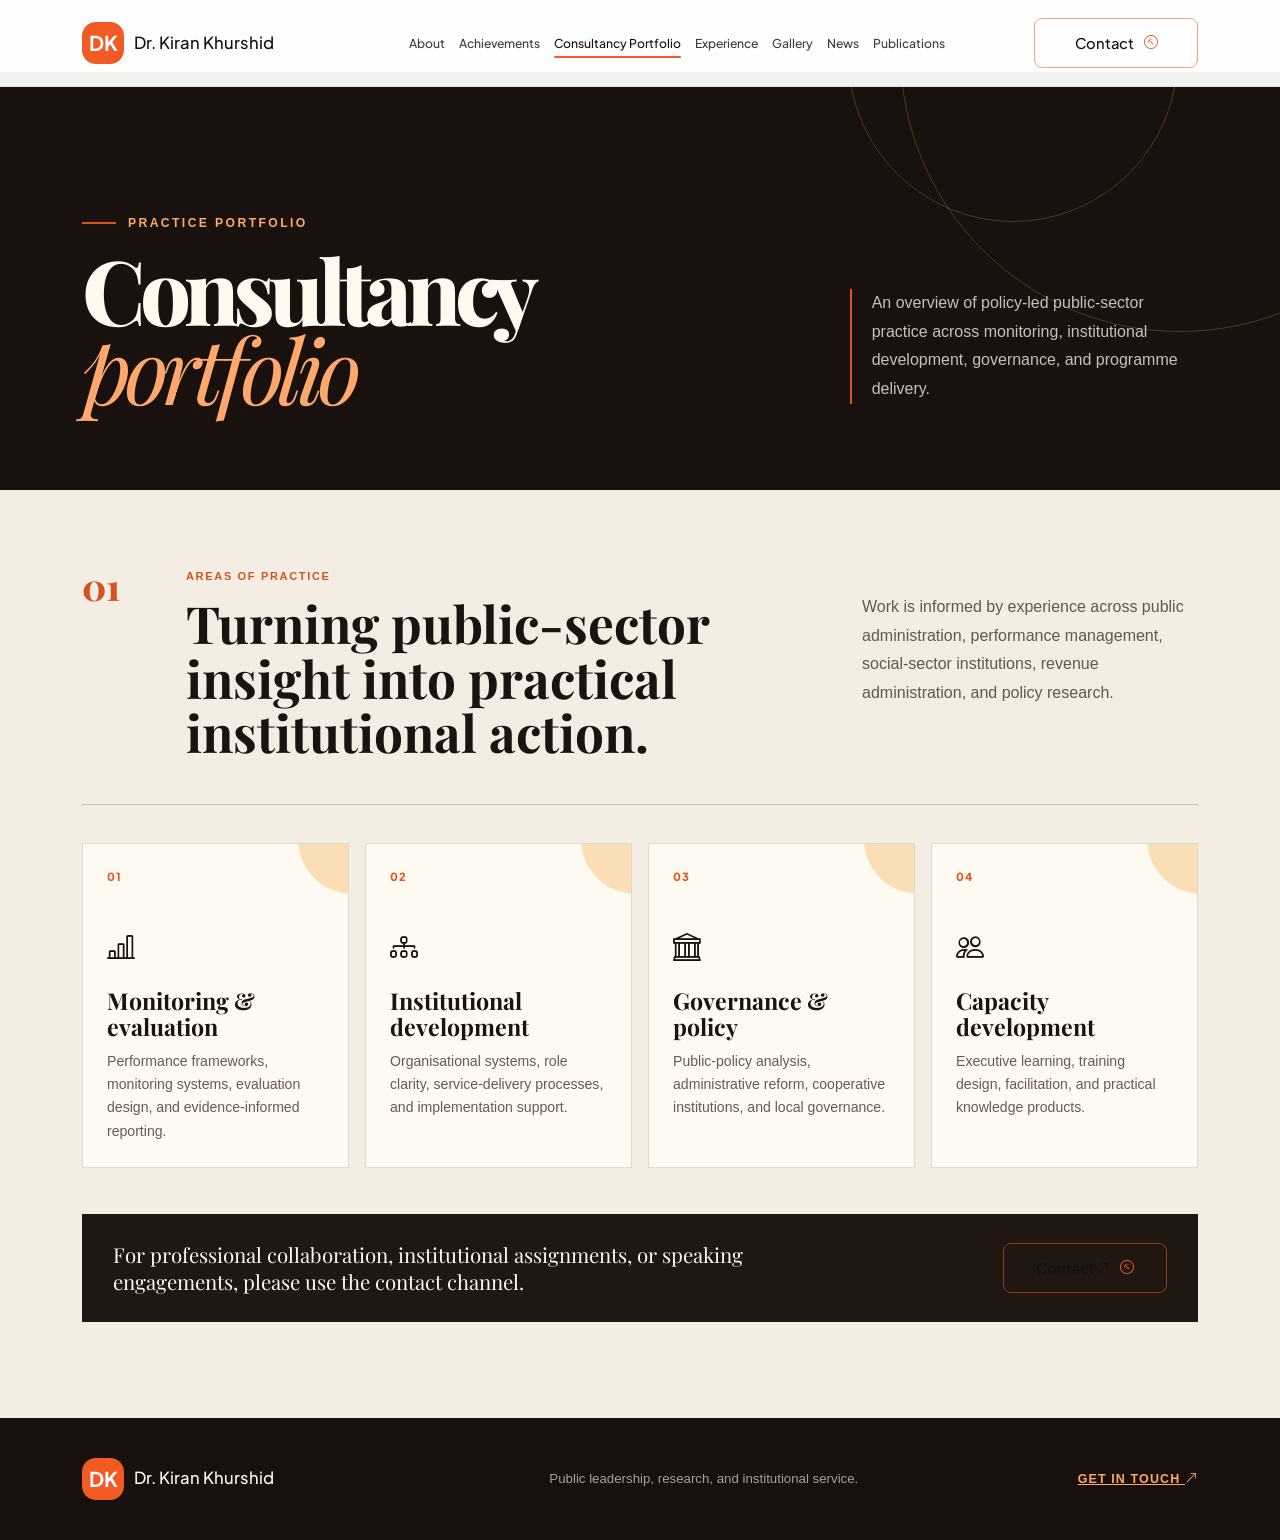
<file: consultancy-portfolio.html>
<!doctype html>
<html lang="en">
  <head>
    <meta charset="utf-8">
    <meta name="viewport" content="width=device-width, initial-scale=1">
    <title>Consultancy Portfolio | Dr. Kiran Khurshid</title>
    <link href="https://cdn.jsdelivr.net/npm/bootstrap@5.3.3/dist/css/bootstrap.min.css" rel="stylesheet">
    <link href="https://cdn.jsdelivr.net/npm/bootstrap-icons@1.11.3/font/bootstrap-icons.min.css" rel="stylesheet">
    <link rel="preconnect" href="https://fonts.googleapis.com">
    <link rel="preconnect" href="https://fonts.gstatic.com" crossorigin>
    <link href="https://fonts.googleapis.com/css2?family=Playfair+Display:wght@400;600;700;800&family=Plus+Jakarta+Sans:wght@300;400;500;600;700;800&display=swap" rel="stylesheet">
    <link rel="stylesheet" href="styles.css">
  </head>
  <body class="inner-page">
    <nav id="mainNav" class="navbar navbar-expand-xl fixed-top editorial-navbar">
      <div class="container">
        <a class="navbar-brand" href="index.html#home"><span class="brand-monogram">DK</span><span class="brand-name">Dr. Kiran Khurshid</span></a>
        <button class="navbar-toggler" type="button" data-bs-toggle="collapse" data-bs-target="#navbarContent" aria-controls="navbarContent" aria-expanded="false" aria-label="Toggle navigation"><span class="navbar-toggler-icon"></span></button>
        <div class="collapse navbar-collapse" id="navbarContent">
          <ul class="navbar-nav mx-auto mb-2 mb-lg-0">
            <!-- <li class="nav-item"><a class="nav-link" href="index.html#home">Home</a></li> -->
            <li class="nav-item"><a class="nav-link" href="index.html#meet">About</a></li>
            <li class="nav-item"><a class="nav-link" href="index.html#achievements">Achievements</a></li>
            <li class="nav-item"><a class="nav-link active" aria-current="page" href="consultancy-portfolio.html">Consultancy Portfolio</a></li>
            <li class="nav-item"><a class="nav-link" href="index.html#experience">Experience</a></li>
            <li class="nav-item"><a class="nav-link" href="index.html#gallery-events">Gallery</a></li>
            <li class="nav-item"><a class="nav-link" href="news.html">News</a></li>
            <li class="nav-item"><a class="nav-link" href="index.html#publications">Publications</a></li>
          </ul>
          <a class="nav-cta" href="index.html#contact">Contact</a>
        </div>
      </div>
    </nav>

    <main>
      <section class="inner-page-hero consultancy-page-hero"><div class="container"><p class="hero-kicker reveal-up">Practice portfolio</p><div class="inner-page-heading"><h1 class="reveal-up" style="--reveal-delay:.08s;">Consultancy <em>portfolio</em></h1><p class="reveal-up" style="--reveal-delay:.14s;">An overview of policy-led public-sector practice across monitoring, institutional development, governance, and programme delivery.</p></div></div></section>
      <section class="consultancy-section"><div class="container"><div class="consultancy-intro reveal-up"><span>01</span><div><p class="news-eyebrow">Areas of practice</p><h2>Turning public-sector insight into practical institutional action.</h2></div><p>Work is informed by experience across public administration, performance management, social-sector institutions, revenue administration, and policy research.</p></div>
        <div class="consultancy-grid">
          <article class="consultancy-card reveal-up" style="--reveal-delay:.06s;"><span>01</span><i class="bi bi-bar-chart-line"></i><h3>Monitoring &amp; evaluation</h3><p>Performance frameworks, monitoring systems, evaluation design, and evidence-informed reporting.</p></article>
          <article class="consultancy-card reveal-up" style="--reveal-delay:.12s;"><span>02</span><i class="bi bi-diagram-3"></i><h3>Institutional development</h3><p>Organisational systems, role clarity, service-delivery processes, and implementation support.</p></article>
          <article class="consultancy-card reveal-up" style="--reveal-delay:.18s;"><span>03</span><i class="bi bi-bank"></i><h3>Governance &amp; policy</h3><p>Public-policy analysis, administrative reform, cooperative institutions, and local governance.</p></article>
          <article class="consultancy-card reveal-up" style="--reveal-delay:.24s;"><span>04</span><i class="bi bi-people"></i><h3>Capacity development</h3><p>Executive learning, training design, facilitation, and practical knowledge products.</p></article>
        </div>
        <div class="consultancy-callout reveal-up"><p>For professional collaboration, institutional assignments, or speaking engagements, please use the contact channel.</p><a class="nav-cta" href="index.html#contact">Contact <i class="bi bi-arrow-up-right"></i></a></div>
      </div></section>
    </main>
    <footer class="inner-page-footer"><div class="container"><a class="navbar-brand" href="index.html#home"><span class="brand-monogram">DK</span><span class="brand-name">Dr. Kiran Khurshid</span></a><p>Public leadership, research, and institutional service.</p><a href="index.html#contact">Get in touch <i class="bi bi-arrow-up-right"></i></a></div></footer>
    <script src="https://cdn.jsdelivr.net/npm/bootstrap@5.3.3/dist/js/bootstrap.bundle.min.js"></script><script src="script.js"></script>
  </body>
</html>
</file>
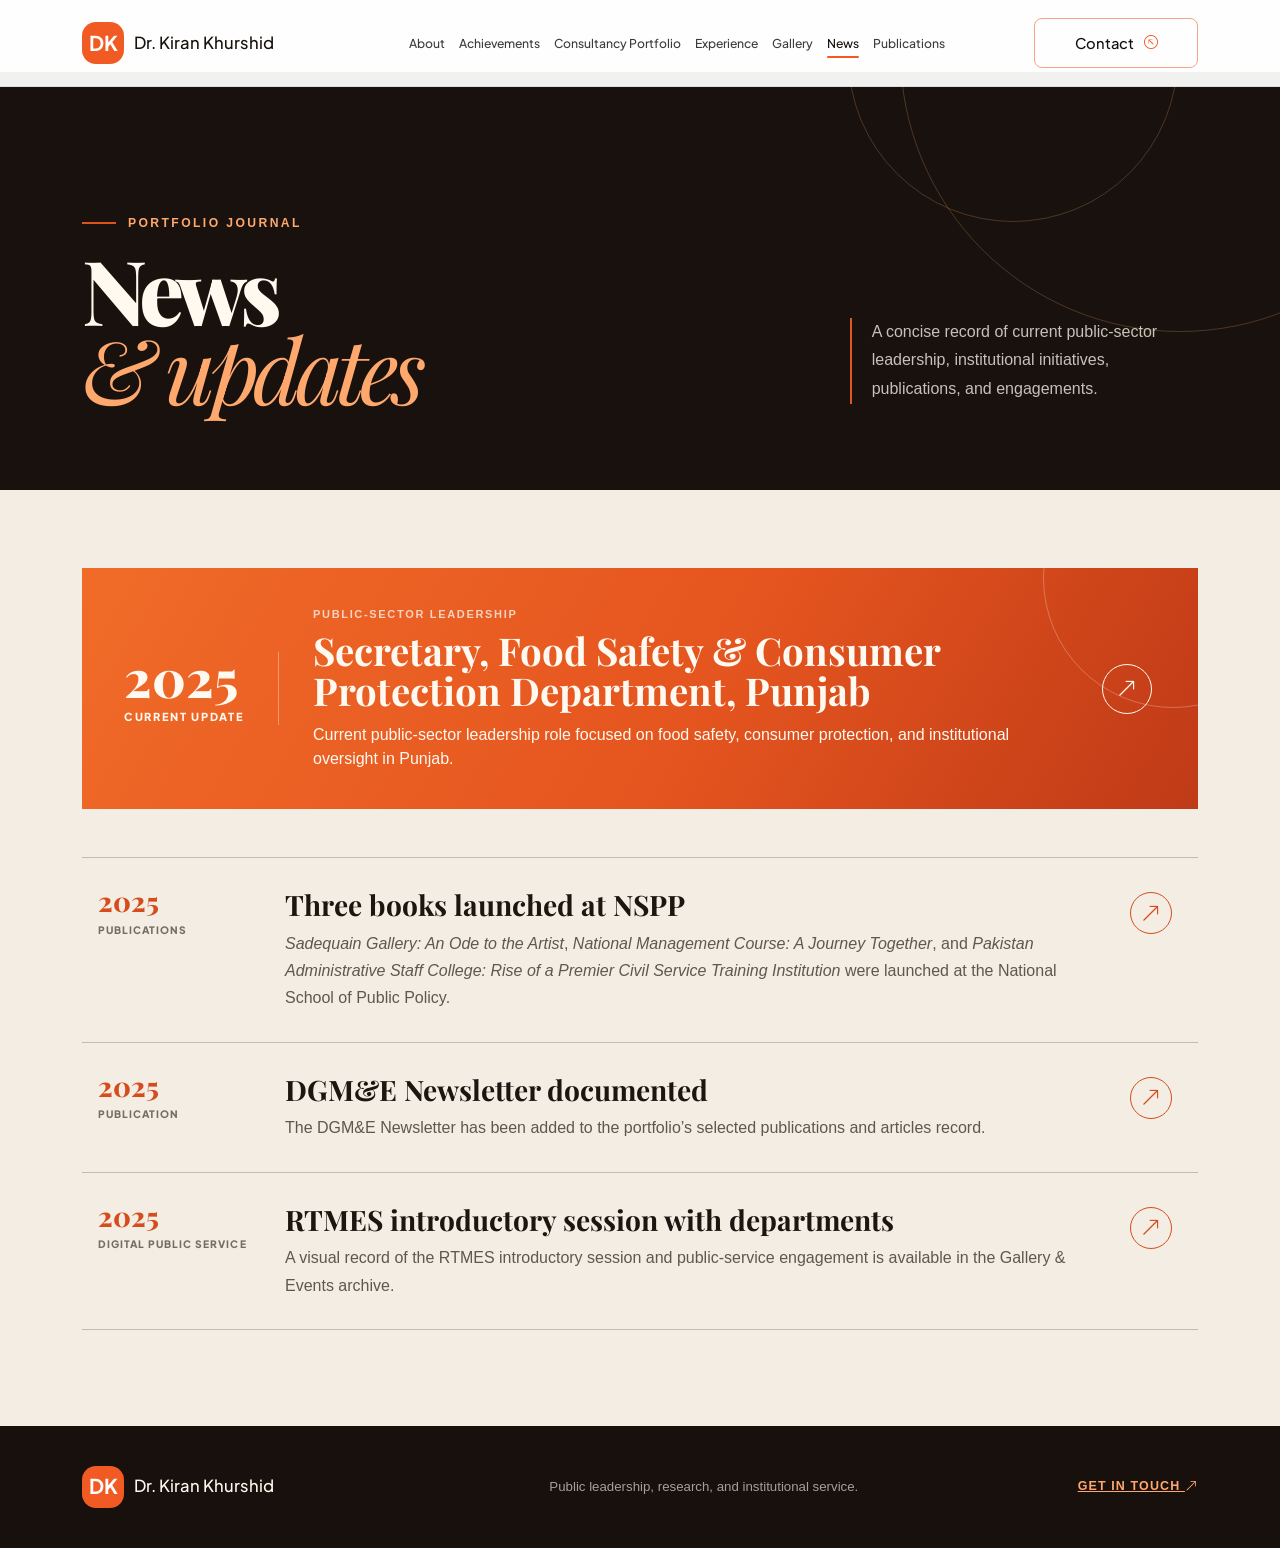
<file: news.html>
<!doctype html>
<html lang="en">
  <head>
    <meta charset="utf-8">
    <meta name="viewport" content="width=device-width, initial-scale=1">
    <title>News | Dr. Kiran Khurshid</title>
    <link href="https://cdn.jsdelivr.net/npm/bootstrap@5.3.3/dist/css/bootstrap.min.css" rel="stylesheet">
    <link href="https://cdn.jsdelivr.net/npm/bootstrap-icons@1.11.3/font/bootstrap-icons.min.css" rel="stylesheet">
    <link rel="preconnect" href="https://fonts.googleapis.com">
    <link rel="preconnect" href="https://fonts.gstatic.com" crossorigin>
    <link href="https://fonts.googleapis.com/css2?family=Playfair+Display:wght@400;600;700;800&family=Plus+Jakarta+Sans:wght@300;400;500;600;700;800&display=swap" rel="stylesheet">
    <link rel="stylesheet" href="styles.css">
  </head>
  <body class="inner-page">
    <nav id="mainNav" class="navbar navbar-expand-xl fixed-top editorial-navbar">
      <div class="container">
        <a class="navbar-brand" href="index.html#home"><span class="brand-monogram">DK</span><span class="brand-name">Dr. Kiran Khurshid</span></a>
        <button class="navbar-toggler" type="button" data-bs-toggle="collapse" data-bs-target="#navbarContent" aria-controls="navbarContent" aria-expanded="false" aria-label="Toggle navigation"><span class="navbar-toggler-icon"></span></button>
        <div class="collapse navbar-collapse" id="navbarContent">
          <ul class="navbar-nav mx-auto mb-2 mb-lg-0">
            <!-- <li class="nav-item"><a class="nav-link" href="index.html#home">Home</a></li> -->
            <li class="nav-item"><a class="nav-link" href="index.html#meet">About</a></li>
            <li class="nav-item"><a class="nav-link" href="index.html#achievements">Achievements</a></li>
            <li class="nav-item"><a class="nav-link" href="consultancy-portfolio.html">Consultancy Portfolio</a></li>
            <li class="nav-item"><a class="nav-link" href="index.html#experience">Experience</a></li>
            <li class="nav-item"><a class="nav-link" href="index.html#gallery-events">Gallery</a></li>
            <li class="nav-item"><a class="nav-link active" aria-current="page" href="news.html">News</a></li>
            <li class="nav-item"><a class="nav-link" href="index.html#publications">Publications</a></li>
          </ul>
          <a class="nav-cta" href="index.html#contact">Contact</a>
        </div>
      </div>
    </nav>

    <main>
      <section class="inner-page-hero news-page-hero">
        <div class="container"><p class="hero-kicker reveal-up">Portfolio journal</p><div class="inner-page-heading"><h1 class="reveal-up" style="--reveal-delay:.08s;">News <em>&amp; updates</em></h1><p class="reveal-up" style="--reveal-delay:.14s;">A concise record of current public-sector leadership, institutional initiatives, publications, and engagements.</p></div></div>
      </section>

      <section class="news-stream-section">
        <div class="container">
          <div class="news-featured reveal-up"><div class="news-featured-date"><span>2025</span><small>Current update</small></div><div><p class="news-eyebrow">Public-sector leadership</p><h2>Secretary, Food Safety &amp; Consumer Protection Department, Punjab</h2><p>Current public-sector leadership role focused on food safety, consumer protection, and institutional oversight in Punjab.</p></div><a href="index.html#experience" aria-label="View professional experience"><i class="bi bi-arrow-up-right"></i></a></div>

          <div class="news-list" aria-label="News archive">
            <article class="news-item reveal-up" style="--reveal-delay:.08s;"><p class="news-date">2025 <span>Publications</span></p><div><h3>Three books launched at NSPP</h3><p><em>Sadequain Gallery: An Ode to the Artist</em>, <em>National Management Course: A Journey Together</em>, and <em>Pakistan Administrative Staff College: Rise of a Premier Civil Service Training Institution</em> were launched at the National School of Public Policy.</p></div><a href="index.html#books-launched" aria-label="View books launched at NSPP"><i class="bi bi-arrow-up-right"></i></a></article>
            <article class="news-item reveal-up" style="--reveal-delay:.14s;"><p class="news-date">2025 <span>Publication</span></p><div><h3>DGM&amp;E Newsletter documented</h3><p>The DGM&amp;E Newsletter has been added to the portfolio’s selected publications and articles record.</p></div><a href="index.html#articles" aria-label="View publication archive"><i class="bi bi-arrow-up-right"></i></a></article>
            <article class="news-item reveal-up" style="--reveal-delay:.20s;"><p class="news-date">2025 <span>Digital public service</span></p><div><h3>RTMES introductory session with departments</h3><p>A visual record of the RTMES introductory session and public-service engagement is available in the Gallery &amp; Events archive.</p></div><a href="index.html#gallery-events" aria-label="View Gallery and Events"><i class="bi bi-arrow-up-right"></i></a></article>
          </div>
        </div>
      </section>
    </main>

    <footer class="inner-page-footer"><div class="container"><a class="navbar-brand" href="index.html#home"><span class="brand-monogram">DK</span><span class="brand-name">Dr. Kiran Khurshid</span></a><p>Public leadership, research, and institutional service.</p><a href="index.html#contact">Get in touch <i class="bi bi-arrow-up-right"></i></a></div></footer>
    <script src="https://cdn.jsdelivr.net/npm/bootstrap@5.3.3/dist/js/bootstrap.bundle.min.js"></script><script src="script.js"></script>
  </body>
</html>
</file>
<file: styles.css>
:root {
  --ink: #111111;
  --muted: #6f6f6f;
  --paper: #f6f2eb;
  --gold: #c99a3f;
  --deep: #0b1d20;
  --line: #e6ded1;
}

html {
  scroll-behavior: smooth;
}

body {
  background: #fff;
  color: var(--ink);
  font-family: Arial, Helvetica, sans-serif;
  padding-top: 72px;
}

.editorial-navbar {
  background: #f3ede3;
  border-bottom: 1px solid rgba(17, 17, 17, 0.04);
  min-height: 72px;
  transition: box-shadow 0.2s ease, background 0.2s ease;
}

.navbar.is-scrolled {
  background: rgba(243, 237, 227, 0.97);
  box-shadow: 0 18px 40px rgba(17, 17, 17, 0.08);
  backdrop-filter: blur(14px);
}

.navbar-brand {
  align-items: center;
  color: #17120e;
  display: inline-flex;
  gap: 12px;
  min-width: 260px;
}

.navbar-brand:hover {
  color: #17120e;
}

.brand-monogram {
  align-items: center;
  animation: brandBadgeGlow 6s ease-in-out infinite;
  background: linear-gradient(135deg, #df531b 0%, #f3a560 48%, #c99a3f 100%);
  background-size: 180% 180%;
  border: 1px solid rgba(255, 255, 255, 0.64);
  border-radius: 12px;
  box-shadow: 0 8px 18px rgba(201, 105, 40, 0.24);
  color: #fff9ef;
  display: inline-flex;
  font-family: Georgia, "Times New Roman", serif;
  font-size: 1.25rem;
  font-weight: 800;
  height: 42px;
  justify-content: center;
  position: relative;
  transition: box-shadow 0.28s ease, transform 0.28s ease;
  width: 42px;
}

.navbar-brand:hover .brand-monogram {
  box-shadow: 0 12px 25px rgba(201, 105, 40, 0.36);
  transform: translateY(-3px) rotate(-4deg) scale(1.06);
}

@keyframes brandBadgeGlow {
  0%,
  100% {
    background-position: 0% 50%;
    box-shadow: 0 8px 18px rgba(201, 105, 40, 0.24);
  }

  50% {
    background-position: 100% 50%;
    box-shadow: 0 11px 26px rgba(223, 83, 27, 0.38);
  }
}

@media (prefers-reduced-motion: reduce) {
  .brand-monogram {
    animation: none;
  }
}

.brand-name {
  font-family: Georgia, "Times New Roman", serif;
  font-size: 1.45rem;
  font-weight: 800;
  letter-spacing: 0;
}

.navbar-nav {
  gap: 28px;
}

.nav-link {
  color: rgba(23, 18, 14, 0.72);
  font-size: 0.96rem;
  font-weight: 800;
  letter-spacing: 0;
  padding: 26px 0 !important;
  position: relative;
}

.nav-link::after {
  background: #df531b;
  border-radius: 999px;
  bottom: 18px;
  content: "";
  height: 2px;
  left: 0;
  opacity: 0;
  position: absolute;
  transform: scaleX(0.3);
  transform-origin: center;
  transition: opacity 0.2s ease, transform 0.2s ease;
  width: 100%;
}

.nav-link.active,
.nav-link:hover {
  color: #17120e !important;
}

.nav-link.active::after,
.nav-link:hover::after {
  opacity: 1;
  transform: scaleX(1);
}

.nav-cta {
  background: #df531b;
  border-radius: 999px;
  color: #fff;
  display: inline-flex;
  font-weight: 900;
  justify-content: center;
  margin-left: 46px;
  min-width: 126px;
  padding: 13px 24px;
  text-decoration: none;
}

.nav-cta:hover {
  background: #c94716;
  color: #fff;
}

.navbar-toggler {
  border-color: rgba(23, 18, 14, 0.18);
}

.hero-showcase {
  background:
    radial-gradient(circle at 90% 18%, rgba(223, 83, 27, 0.13), transparent 28%),
    #f3ede3;
  min-height: calc(100vh - 72px);
  overflow: hidden;
  padding: 82px 0 86px;
  position: relative;
}

.hero-showcase .container {
  position: relative;
}

.hero-showcase .container::before {
  animation: heroOpeningSweep 1.35s cubic-bezier(0.22, 1, 0.36, 1) 0.08s both;
  background: linear-gradient(
    90deg,
    rgba(243, 237, 227, 0.96) 0%,
    rgba(243, 237, 227, 0.92) 48%,
    rgba(243, 237, 227, 0.12) 82%,
    rgba(243, 237, 227, 0) 100%
  );
  content: "";
  inset: -24px auto -24px -80px;
  pointer-events: none;
  position: absolute;
  width: min(58vw, 720px);
  z-index: 3;
}

.hero-showcase::before,
.hero-showcase::after {
  border-radius: 999px;
  content: "";
  pointer-events: none;
  position: absolute;
}

.hero-showcase::before {
  animation:
    heroGlowEnter 1.2s cubic-bezier(0.22, 1, 0.36, 1) both,
    heroGlowPulse 9s ease-in-out 1.2s infinite;
  background: radial-gradient(circle, rgba(223, 83, 27, 0.18), transparent 68%);
  height: 360px;
  left: -140px;
  top: 40px;
  width: 360px;
}

.hero-showcase::after {
  animation:
    heroGlowEnter 1.4s cubic-bezier(0.22, 1, 0.36, 1) both,
    heroGlowPulse 11s ease-in-out 1.4s infinite reverse;
  background: radial-gradient(circle, rgba(136, 174, 234, 0.16), transparent 70%);
  bottom: -120px;
  height: 320px;
  right: -120px;
  width: 320px;
}

.hero-kicker {
  align-items: center;
  animation: heroTextLift 0.9s cubic-bezier(0.22, 1, 0.36, 1) 0.15s both;
  color: #df531b;
  display: flex;
  font-family: "Trebuchet MS", "Segoe UI", sans-serif;
  font-size: 0.76rem;
  font-weight: 900;
  gap: 12px;
  letter-spacing: 2.4px;
  margin-bottom: 22px;
  text-transform: uppercase;
}

.hero-kicker::before {
  background: #df531b;
  content: "";
  height: 2px;
  width: 34px;
}

.editorial-hero-title {
  animation: heroTextLift 1.05s cubic-bezier(0.22, 1, 0.36, 1) 0.25s both;
  color: #111;
  font-family: "Baskerville Old Face", Garamond, "Palatino Linotype", serif;
  font-size: clamp(2.75rem, 5.2vw, 5.1rem);
  font-weight: 900;
  letter-spacing: -0.02em;
  line-height: 0.96;
  margin-bottom: 22px;
  max-width: 760px;
}

.editorial-hero-title span {
  color: #df531b;
  display: block;
}

.editorial-hero-role {
  animation: heroTextLift 1s cubic-bezier(0.22, 1, 0.36, 1) 0.36s both;
  color: #2b211b;
  font-family: "Palatino Linotype", Georgia, serif;
  font-size: 1rem;
  font-weight: 700;
  letter-spacing: 0.02em;
  line-height: 1.5;
  margin-bottom: 18px;
  max-width: 620px;
}

.editorial-hero-copy {
  animation: heroTextLift 1.05s cubic-bezier(0.22, 1, 0.36, 1) 0.48s both;
  color: rgba(23, 18, 14, 0.72);
  font-size: 1.05rem;
  line-height: 1.68;
  margin-bottom: 38px;
  max-width: 700px;
}

.editorial-hero-copy-long {
  font-family: "Trebuchet MS", "Segoe UI", sans-serif;
  max-width: 640px;
}

.hero-cta-row {
  animation: heroButtonRise 1s cubic-bezier(0.22, 1, 0.36, 1) 0.62s both;
  display: flex;
  flex-wrap: wrap;
  gap: 18px;
}

.hero-primary,
.hero-secondary {
  align-items: center;
  border-radius: 999px;
  display: inline-flex;
  font-weight: 900;
  gap: 10px;
  min-height: 62px;
  padding: 0 28px;
  text-decoration: none;
  transition:
    transform 0.22s ease,
    box-shadow 0.22s ease,
    border-color 0.22s ease,
    color 0.22s ease,
    background 0.22s ease;
}

.hero-primary {
  background: #df531b;
  box-shadow: 0 16px 32px rgba(223, 83, 27, 0.18);
  color: #fff;
}

.hero-primary:hover {
  background: #c94716;
  color: #fff;
  transform: translateY(-3px);
}

.hero-secondary {
  border: 2px solid rgba(23, 18, 14, 0.12);
  color: #17120e;
}

.hero-secondary em {
  font-family: Georgia, "Times New Roman", serif;
  font-weight: 900;
}

.hero-secondary:hover {
  border-color: rgba(223, 83, 27, 0.42);
  color: #df531b;
  transform: translateY(-3px);
}

.editorial-portrait {
  animation: heroPortraitIn 1.25s cubic-bezier(0.22, 1, 0.36, 1) 0.24s both;
  display: flex;
  justify-content: center;
  padding: 28px 0;
}

.portrait-card {
  animation: heroPortraitFloat 8s ease-in-out infinite;
  background: #df531b;
  border: 4px solid #88aeea;
  border-radius: 44px;
  box-shadow: 0 34px 90px rgba(83, 54, 32, 0.16);
  max-width: 520px;
  padding: 34px 22px 22px;
  position: relative;
  transform: rotate(-2.5deg);
  width: 100%;
}

.portrait-card::before {
  animation: heroFrameSweep 1.6s cubic-bezier(0.22, 1, 0.36, 1) 0.45s both;
  background: linear-gradient(120deg, transparent, rgba(255, 255, 255, 0.5), transparent);
  content: "";
  inset: 0;
  pointer-events: none;
  position: absolute;
  transform: translateX(-120%) skewX(-14deg);
  z-index: 2;
}

.portrait-card img {
  background: #efefef;
  border-radius: 28px;
  display: block;
  filter: grayscale(0%);
  height: 540px;
  object-fit: cover;
  object-position: center top;
  transition: filter 0.55s ease, transform 0.55s cubic-bezier(0.22, 1, 0.36, 1);
  width: 100%;
}

.portrait-card:hover img {
  filter: grayscale(100%);
  transform: scale(1.025);
}

.portrait-card span {
  animation: heroBadgeDrift 6.5s ease-in-out infinite;
  background: #111;
  border-radius: 999px;
  bottom: 18px;
  color: #fff;
  font-size: 0.76rem;
  font-weight: 900;
  left: 50%;
  letter-spacing: 1.2px;
  padding: 12px 22px;
  position: absolute;
  text-transform: uppercase;
  transform: translateX(-50%);
  white-space: nowrap;
}

@keyframes heroTextLift {
  from {
    opacity: 0;
    filter: blur(8px);
    transform: translateY(34px) scale(0.985);
  }

  to {
    opacity: 1;
    filter: blur(0);
    transform: translateY(0) scale(1);
  }
}

@keyframes heroPortraitIn {
  from {
    opacity: 0;
    filter: blur(10px);
    transform: translateX(60px) scale(0.94) rotate(3deg);
  }

  to {
    opacity: 1;
    filter: blur(0);
    transform: translateX(0) scale(1) rotate(0);
  }
}

@keyframes heroButtonRise {
  0% {
    opacity: 0;
    transform: translateY(24px) scale(0.94);
  }

  65% {
    opacity: 1;
    transform: translateY(-4px) scale(1.02);
  }

  100% {
    opacity: 1;
    transform: translateY(0) scale(1);
  }
}

@keyframes heroPortraitFloat {
  0%,
  100% {
    transform: rotate(-2.5deg) translateY(0);
  }

  50% {
    transform: rotate(-2.5deg) translateY(-10px);
  }
}

@keyframes heroBadgeDrift {
  0%,
  100% {
    transform: translateX(-50%) translateY(0);
  }

  50% {
    transform: translateX(-50%) translateY(-5px);
  }
}

@keyframes heroOpeningSweep {
  from {
    opacity: 1;
    transform: translateX(0);
  }

  to {
    opacity: 0;
    transform: translateX(115%);
  }
}

@keyframes heroFrameSweep {
  0% {
    opacity: 0;
    transform: translateX(-120%) skewX(-14deg);
  }

  25% {
    opacity: 1;
  }

  100% {
    opacity: 0;
    transform: translateX(140%) skewX(-14deg);
  }
}

@keyframes heroGlowEnter {
  from {
    opacity: 0;
    transform: scale(0.8);
  }

  to {
    opacity: 1;
    transform: scale(1);
  }
}

@keyframes heroGlowPulse {
  0%,
  100% {
    opacity: 0.72;
    transform: scale(1);
  }

  50% {
    opacity: 1;
    transform: scale(1.08);
  }
}

.profile-section {
  background:
    radial-gradient(circle at 12% 16%, rgba(255, 176, 124, 0.34), transparent 26%),
    radial-gradient(circle at 88% 18%, rgba(85, 123, 189, 0.14), transparent 24%),
    linear-gradient(180deg, #f7f2ea 0%, #efe6d8 100%);
  border-top: 1px solid rgba(23, 18, 14, 0.08);
  overflow: hidden;
  padding: 96px 0 104px;
  position: relative;
}

.profile-stage {
  align-items: center;
  display: grid;
  gap: 56px;
  grid-template-columns: minmax(300px, 470px) minmax(0, 1fr);
  margin: 0 auto;
  max-width: 1080px;
  position: relative;
}

.profile-media {
  position: relative;
}

.profile-orbit {
  animation: orbitFloat 14s ease-in-out infinite;
  border: 1px solid rgba(23, 18, 14, 0.08);
  border-radius: 38px;
  inset: 24px -18px -24px 18px;
  position: absolute;
}

.profile-orbit::before,
.profile-orbit::after {
  border-radius: 999px;
  content: "";
  position: absolute;
}

.profile-orbit::before {
  background: rgba(223, 83, 27, 0.16);
  height: 88px;
  right: -18px;
  top: 34px;
  width: 88px;
}

.profile-orbit::after {
  background: rgba(23, 18, 14, 0.9);
  bottom: 34px;
  height: 14px;
  left: -12px;
  width: 74px;
}

.profile-portrait-shell {
  background: linear-gradient(145deg, #18120d 0%, #33261b 100%);
  border-radius: 38px;
  box-shadow: 0 34px 90px rgba(58, 38, 25, 0.18);
  overflow: visible;
  padding: 20px;
  position: relative;
  transform: rotate(-2deg);
  transition: box-shadow 0.55s ease, transform 0.55s cubic-bezier(0.22, 1, 0.36, 1);
}

.profile-portrait-shell::before {
  background: linear-gradient(180deg, rgba(255, 255, 255, 0.2), transparent);
  border-radius: 28px;
  content: "";
  inset: 20px;
  pointer-events: none;
  position: absolute;
}

.profile-portrait-shell img {
  border-radius: 28px;
  display: block;
  filter: saturate(1.22) contrast(1.05) brightness(1.03);
  height: 610px;
  object-fit: cover;
  object-position: center top;
  position: relative;
  transition: filter 0.55s ease, transform 0.55s cubic-bezier(0.22, 1, 0.36, 1);
  width: 100%;
  z-index: 1;
}

.profile-portrait-shell:hover img {
  filter: saturate(1.34) contrast(1.08) brightness(1.06);
  transform: scale(1.025);
}

.profile-portrait-shell:hover {
  box-shadow: 0 42px 96px rgba(223, 83, 27, 0.24), 0 22px 48px rgba(58, 38, 25, 0.2);
  transform: rotate(0deg) translateY(-8px);
}

.profile-floating-card {
  animation: cardFloat 6s ease-in-out infinite;
  background: rgba(255, 248, 240, 0.94);
  backdrop-filter: blur(12px);
  border: 1px solid rgba(23, 18, 14, 0.08);
  border-radius: 24px;
  bottom: 24px;
  box-shadow: 0 24px 48px rgba(33, 22, 15, 0.16);
  left: -32px;
  max-width: 280px;
  padding: 22px 22px 20px;
  position: absolute;
  z-index: 2;
}

.profile-story {
  display: grid;
  gap: 20px;
  position: relative;
}

.profile-floating-card span,
.profile-insight-card span {
  color: #df531b;
  display: block;
  font-size: 0.78rem;
  font-weight: 900;
  letter-spacing: 2px;
  margin-bottom: 12px;
  text-transform: uppercase;
}

.profile-floating-card strong {
  color: #111;
  display: block;
  font-family: Georgia, "Times New Roman", serif;
  font-size: 1.45rem;
  font-weight: 900;
  line-height: 1.15;
  margin-bottom: 12px;
}

.profile-floating-card p {
  color: rgba(23, 18, 14, 0.75);
  font-size: 0.98rem;
  line-height: 1.55;
  margin-bottom: 0;
}

.profile-story-panel {
  background: rgba(255, 255, 255, 0.44);
  border: 1px solid rgba(23, 18, 14, 0.08);
  border-radius: 34px;
  box-shadow: 0 22px 54px rgba(74, 52, 34, 0.08);
  padding: 32px 28px;
  position: relative;
}

.profile-story-panel::after {
  background: linear-gradient(90deg, #df531b, rgba(223, 83, 27, 0));
  border-radius: 999px;
  content: "";
  height: 4px;
  left: 28px;
  position: absolute;
  top: 0;
  width: 120px;
}

.profile-story-panel h2 {
  color: #111;
  font-family: Georgia, "Times New Roman", serif;
  font-size: clamp(2.85rem, 5vw, 4.65rem);
  font-weight: 900;
  line-height: 0.98;
  margin-bottom: 22px;
}

.profile-lead {
  color: #17120e;
  font-family: Georgia, "Times New Roman", serif;
  font-size: clamp(1.18rem, 1.7vw, 1.42rem);
  line-height: 1.45;
  margin-bottom: 14px;
  max-width: 760px;
}

.profile-body {
  color: rgba(23, 18, 14, 0.78);
  font-size: 1rem;
  line-height: 1.68;
  margin-bottom: 0;
  max-width: 760px;
}

.profile-chip-row {
  display: flex;
  flex-wrap: wrap;
  gap: 12px;
}

.profile-chip-row span {
  background: rgba(255, 255, 255, 0.72);
  border: 1px solid rgba(23, 18, 14, 0.08);
  border-radius: 999px;
  color: #17120e;
  font-size: 0.8rem;
  font-weight: 900;
  letter-spacing: 1.2px;
  padding: 12px 18px;
  text-transform: uppercase;
}

.profile-card-row {
  display: grid;
  gap: 20px;
  grid-template-columns: minmax(0, 1fr);
}

.profile-insight-card {
  background: rgba(255, 255, 255, 0.58);
  border: 1px solid rgba(23, 18, 14, 0.08);
  border-radius: 28px;
  box-shadow: 0 18px 42px rgba(79, 56, 34, 0.06);
  min-height: 260px;
  padding: 24px 22px;
  position: relative;
  transition: transform 0.25s ease, box-shadow 0.25s ease, background 0.25s ease;
}

.profile-education-head {
  align-items: center;
  display: flex;
  gap: 16px;
  margin-bottom: 20px;
}

.profile-education-title span {
  margin-bottom: 8px;
}

.profile-education-title h3 {
  margin-bottom: 0;
}

.profile-insight-card:hover {
  background: rgba(255, 255, 255, 0.76);
  box-shadow: 0 26px 58px rgba(79, 56, 34, 0.12);
  transform: translateY(-6px);
}

.profile-insight-icon {
  align-items: center;
  background: #df531b;
  border-radius: 20px;
  color: #fff;
  display: inline-flex;
  font-size: 1.3rem;
  height: 62px;
  justify-content: center;
  margin-bottom: 22px;
  width: 62px;
}

.profile-insight-icon-dark {
  background: #17120e;
}

.profile-insight-card h3 {
  color: #111;
  font-family: Georgia, "Times New Roman", serif;
  font-size: 1.5rem;
  font-weight: 900;
  line-height: 1.08;
  margin-bottom: 12px;
}

.profile-insight-card p {
  color: rgba(23, 18, 14, 0.76);
  font-size: 0.98rem;
  line-height: 1.58;
  margin-bottom: 0;
}

.profile-education-card {
  background:
    linear-gradient(180deg, rgba(255, 255, 255, 0.72), rgba(255, 255, 255, 0.52)),
    linear-gradient(120deg, rgba(223, 83, 27, 0.08), rgba(85, 123, 189, 0.06));
  overflow: hidden;
}

.profile-education-card::before {
  animation: educationGlow 8s linear infinite;
  background: linear-gradient(90deg, transparent, rgba(223, 83, 27, 0.18), transparent);
  content: "";
  height: 1px;
  left: -30%;
  position: absolute;
  right: -30%;
  top: 0;
}

.education-stack {
  display: grid;
  gap: 16px;
  margin-top: 20px;
}

.education-entry {
  background: rgba(255, 255, 255, 0.78);
  border: 1px solid rgba(23, 18, 14, 0.08);
  border-radius: 22px;
  overflow: hidden;
  padding: 22px 20px;
  position: relative;
  transition: transform 0.25s ease, box-shadow 0.25s ease, border-color 0.25s ease;
}

.education-entry::before {
  background: linear-gradient(180deg, #df531b, rgba(223, 83, 27, 0.22));
  border-radius: 999px;
  content: "";
  height: 64px;
  left: 0;
  position: absolute;
  top: 18px;
  width: 4px;
}

.education-entry:hover {
  border-color: rgba(223, 83, 27, 0.24);
  box-shadow: 0 18px 36px rgba(79, 56, 34, 0.08);
  transform: translateY(-4px);
}

.education-entry small {
  color: #df531b;
  display: block;
  font-size: 0.76rem;
  font-weight: 900;
  letter-spacing: 2px;
  margin-bottom: 12px;
  padding-left: 14px;
  text-transform: uppercase;
}

.education-entry h4 {
  color: #111;
  font-family: Georgia, "Times New Roman", serif;
  font-size: 1.28rem;
  font-weight: 900;
  line-height: 1.18;
  margin-bottom: 0;
  padding-left: 14px;
}

.education-entry p {
  color: rgba(23, 18, 14, 0.76);
  font-size: 0.94rem;
  line-height: 1.55;
  margin-bottom: 0;
  margin-top: 8px;
  padding-left: 14px;
}

.education-entry-accent {
  background: linear-gradient(145deg, rgba(23, 18, 14, 0.95), rgba(49, 37, 27, 0.94));
  border-color: rgba(255, 255, 255, 0.08);
}

.education-entry-accent::before {
  background: linear-gradient(180deg, #ffb07c, rgba(255, 176, 124, 0.3));
}

.education-entry-accent h4,
.education-entry-accent p {
  color: rgba(255, 255, 255, 0.92);
}

@keyframes educationGlow {
  0% {
    transform: translateX(-18%);
  }

  100% {
    transform: translateX(18%);
  }
}

.profile-quote-card {
  background: #17120e;
  border-radius: 28px;
  overflow: hidden;
  padding: 22px 24px;
  position: relative;
}

.profile-quote-card::before {
  background: linear-gradient(90deg, #ffb07c, #df531b);
  border-radius: 999px;
  content: "";
  height: 3px;
  left: 24px;
  position: absolute;
  top: 0;
  width: 132px;
}

.profile-quote-card p {
  color: rgba(255, 255, 255, 0.88);
  font-family: Georgia, "Times New Roman", serif;
  font-size: 1.3rem;
  line-height: 1.65;
  margin-bottom: 0;
  max-width: 740px;
}

.reveal-up,
.reveal-slide {
  opacity: 0;
  transition:
    opacity 0.8s cubic-bezier(0.22, 1, 0.36, 1),
    transform 0.8s cubic-bezier(0.22, 1, 0.36, 1);
  transition-delay: var(--reveal-delay, 0s);
}

.reveal-up {
  transform: translateY(42px);
}

.reveal-slide {
  transform: translateX(-46px) rotate(-2deg);
}

.reveal-up.is-visible,
.reveal-slide.is-visible {
  opacity: 1;
  transform: translate(0, 0) rotate(0);
}

@keyframes orbitFloat {
  0%,
  100% {
    transform: translateY(0);
  }

  50% {
    transform: translateY(-10px);
  }
}

@keyframes cardFloat {
  0%,
  100% {
    transform: translateY(0);
  }

  50% {
    transform: translateY(-8px);
  }
}

@media (prefers-reduced-motion: reduce) {
  .hero-showcase .container::before,
  .hero-showcase::before,
  .hero-showcase::after,
  .experience-header.reveal-up.is-visible,
  .experience-feature.reveal-up.is-visible,
  .experience-card.reveal-up.is-visible,
  .hero-kicker,
  .editorial-hero-title,
  .editorial-hero-role,
  .editorial-hero-copy,
  .hero-cta-row,
  .experience-feature-mark,
  .experience-feature-logo,
  .experience-card::after,
  .experience-card-logo,
  .experience-card span,
  .profile-orbit,
  .profile-floating-card,
  .editorial-portrait,
  .portrait-card,
  .portrait-card::before,
  .portrait-card span,
  .ach-card::after,
  .ach-card:nth-child(odd),
  .ach-card:nth-child(even),
  .ach-card-accent::after,
  .ach-card-icon i,
  .ach-premier::after,
  .ach-premier::before,
  .ach-premier-icon {
    animation: none;
  }

  .reveal-up,
  .reveal-slide,
  .hero-kicker,
  .editorial-hero-title,
  .editorial-hero-role,
  .editorial-hero-copy,
  .hero-cta-row,
  .editorial-portrait {
    opacity: 1;
    transform: none;
    transition: none;
  }
}

.library-section,
.intro-section,
.page-section,
.thoughts-section,
.learn-section,
.about-section,
.speaking-section,
.capabilities-section,
.projects-section,
.testimonial-section,
.contact-section {
  padding: 96px 0;
}

.intro-section {
  background: var(--paper);
}

.library-section {
  background: #f3ede3;
  border-top: 1px solid rgba(23, 18, 14, 0.1);
  padding: 72px 0 86px;
}

.library-heading {
  margin-bottom: 54px;
  max-width: 860px;
}

.library-heading .hero-kicker {
  margin-bottom: 24px;
}

.library-heading h2 {
  color: #111;
  font-family: Georgia, "Times New Roman", serif;
  font-size: clamp(2.7rem, 5vw, 4.4rem);
  font-weight: 900;
  letter-spacing: 0;
  line-height: 1;
  margin-bottom: 24px;
}

.library-heading p {
  color: rgba(23, 18, 14, 0.78);
  font-size: 1.25rem;
  line-height: 1.55;
  max-width: 780px;
}

.library-heading a {
  color: #df531b;
  font-weight: 900;
  text-decoration: none;
}

.library-grid {
  display: grid;
  gap: 22px;
  grid-template-columns: repeat(4, 1fr);
}

.library-card {
  align-items: flex-start;
  border: 1px solid rgba(23, 18, 14, 0.12);
  border-radius: 20px;
  display: grid;
  gap: 20px;
  grid-template-columns: 62px 1fr;
  min-height: 158px;
  padding: 26px;
  transition: background 0.2s ease, box-shadow 0.2s ease, transform 0.2s ease;
}

.library-card:hover {
  background: rgba(255, 255, 255, 0.38);
  box-shadow: 0 22px 46px rgba(79, 56, 34, 0.08);
  transform: translateY(-4px);
}

.library-card span {
  color: #df531b;
  display: block;
  font-size: 0.9rem;
  font-weight: 900;
  letter-spacing: 1.4px;
  margin-bottom: 10px;
  text-transform: uppercase;
}

.library-card h3 {
  color: #111;
  font-family: Georgia, "Times New Roman", serif;
  font-size: 1.55rem;
  font-weight: 900;
  line-height: 1.05;
  margin-bottom: 10px;
}

.library-card p {
  color: rgba(23, 18, 14, 0.72);
  font-size: 1rem;
  line-height: 1.45;
  margin-bottom: 0;
}

.experience-section {
  background:
    radial-gradient(circle at 10% 10%, rgba(255, 176, 124, 0.18), transparent 20%),
    radial-gradient(circle at 90% 18%, rgba(85, 123, 189, 0.12), transparent 22%),
    #efe6d8;
  overflow: hidden;
  padding: 96px 0 104px;
  position: relative;
}

.experience-header {
  margin-bottom: 34px;
  max-width: 860px;
  position: relative;
}

.experience-header.reveal-up {
  transform: translateY(80px) scale(0.94);
}

.experience-header.reveal-up.is-visible {
  animation: experienceHeaderReveal 1.05s cubic-bezier(0.22, 1, 0.36, 1) both;
}

.experience-header h2 {
  color: #111;
  font-family: Georgia, "Times New Roman", serif;
  font-size: clamp(2.2rem, 3.9vw, 3.45rem);
  font-weight: 900;
  letter-spacing: -0.02em;
  line-height: 1;
  margin-bottom: 0;
  position: relative;
}

.experience-header h2::after {
  background: linear-gradient(90deg, #df531b, rgba(223, 83, 27, 0));
  border-radius: 999px;
  content: "";
  display: block;
  height: 4px;
  margin-top: 16px;
  width: 120px;
}

.experience-stage {
  perspective: 1200px;
  position: relative;
}

.experience-stage::before {
  animation: experienceGlow 10s ease-in-out infinite;
  background: radial-gradient(circle, rgba(223, 83, 27, 0.12), transparent 62%);
  content: "";
  height: 320px;
  position: absolute;
  right: -120px;
  top: -80px;
  width: 320px;
}

.experience-feature {
  background:
    linear-gradient(135deg, rgba(23, 18, 14, 0.98), rgba(46, 34, 25, 0.94)),
    #17120e;
  border-radius: 34px;
  box-shadow: 0 28px 80px rgba(62, 43, 29, 0.18);
  display: grid;
  gap: 26px;
  grid-template-columns: 96px minmax(0, 1fr);
  margin-bottom: 24px;
  overflow: hidden;
  padding: 30px 30px 32px;
  position: relative;
}

.experience-feature.reveal-up {
  transform: translateY(95px) scale(0.9) rotateX(10deg);
}

.experience-feature.reveal-up.is-visible {
  animation: experienceFeatureReveal 1.2s cubic-bezier(0.22, 1, 0.36, 1) both;
}

.experience-feature::before {
  background: linear-gradient(90deg, rgba(255, 176, 124, 0), rgba(255, 176, 124, 0.22), rgba(255, 176, 124, 0));
  content: "";
  height: 1px;
  left: -20%;
  position: absolute;
  right: -20%;
  top: 0;
}

.experience-feature::after {
  animation: experienceSweep 9s linear infinite;
  background: linear-gradient(90deg, transparent, rgba(255, 255, 255, 0.06), transparent);
  content: "";
  inset: 0;
  position: absolute;
  transform: translateX(-100%);
}

.experience-feature-mark {
  animation: experienceBadgePulse 4.4s ease-in-out infinite;
  background: rgba(255, 255, 255, 0.08);
  border: 1px solid rgba(255, 255, 255, 0.08);
  border-radius: 999px;
  color: #ffb07c;
  font-size: 0.78rem;
  font-weight: 900;
  letter-spacing: 1.8px;
  padding: 10px 16px;
  position: absolute;
  right: 28px;
  text-transform: uppercase;
  top: 24px;
}

.experience-feature-logo {
  animation: experienceLogoBob 6.5s ease-in-out infinite;
  align-items: center;
  background: rgba(255, 255, 255, 0.96);
  border-radius: 24px;
  display: flex;
  height: 96px;
  justify-content: center;
  padding: 12px;
  position: relative;
  z-index: 1;
}

.experience-feature-logo img {
  display: block;
  height: 72px;
  object-fit: contain;
  width: 72px;
}

.experience-feature-copy {
  position: relative;
  z-index: 1;
}

.experience-feature-copy span {
  color: #ffb07c;
  display: block;
  font-size: 0.82rem;
  font-weight: 900;
  letter-spacing: 2px;
  margin-bottom: 14px;
  text-transform: uppercase;
}

.experience-feature-copy h3 {
  color: #fff;
  font-family: Georgia, "Times New Roman", serif;
  font-size: clamp(1.5rem, 2.3vw, 2.05rem);
  font-weight: 900;
  line-height: 1.05;
  margin-bottom: 14px;
  max-width: 720px;
}

.experience-feature-copy p {
  color: rgba(255, 255, 255, 0.74);
  font-size: 1.02rem;
  line-height: 1.65;
  margin-bottom: 0;
  max-width: 720px;
}

.experience-grid {
  display: grid;
  gap: 22px;
  grid-template-columns: repeat(3, minmax(0, 1fr));
  perspective: 1200px;
}

.experience-card {
  background:
    linear-gradient(145deg, rgba(255, 255, 255, 0.94), rgba(247, 237, 223, 0.84)),
    #f8f0e5;
  border: 1px solid rgba(79, 54, 29, 0.13);
  border-radius: 4px 38px 4px 38px;
  background-position: 0% 0%, center;
  background-size: 190% 190%, 100% 100%;
  box-shadow: 12px 14px 0 rgba(223, 83, 27, 0.08), 0 18px 40px rgba(78, 57, 36, 0.09);
  display: flex;
  flex-direction: column;
  isolation: isolate;
  min-height: 264px;
  overflow: hidden;
  padding: 24px 26px 28px;
  position: relative;
  transform-origin: center bottom;
  transition: transform 0.42s cubic-bezier(0.22, 1, 0.36, 1), box-shadow 0.42s ease, background 0.42s ease, border-color 0.42s ease;
}

.experience-card.reveal-up {
  transform: translateY(85px) scale(0.88) rotateY(-10deg);
}

.experience-card.reveal-up.is-visible {
  animation: experienceCardReveal 0.95s cubic-bezier(0.2, 0.9, 0.2, 1.15) both, experienceCardSurface 9s ease-in-out 0.95s infinite alternate;
}

.experience-card::before {
  background: linear-gradient(180deg, #df531b, #f7a46d 72%, transparent);
  content: "";
  inset: 0 auto 0 0;
  opacity: 0.95;
  position: absolute;
  width: 7px;
  z-index: -1;
}

.experience-card::after {
  animation: experienceCornerOrbit 8s linear infinite;
  background: radial-gradient(circle, rgba(255, 176, 124, 0.56) 0 10%, transparent 12% 100%);
  border: 1px solid rgba(223, 83, 27, 0.36);
  border-radius: 50%;
  content: "";
  height: 78px;
  pointer-events: none;
  position: absolute;
  right: -34px;
  top: -34px;
  width: 78px;
  z-index: 0;
}

.experience-card:hover {
  background:
    linear-gradient(145deg, rgba(255, 255, 255, 0.98), rgba(255, 226, 204, 0.92)),
    #fff3e8;
  border-color: rgba(223, 83, 27, 0.38);
  background-position: 100% 100%, center;
  box-shadow: 16px 18px 0 rgba(223, 83, 27, 0.14), 0 28px 56px rgba(79, 56, 34, 0.17);
  transform: translateY(-12px) rotate(-1deg);
}

.experience-card:hover::after {
  animation-duration: 3.8s;
  border-color: rgba(223, 83, 27, 0.7);
}

.experience-card-head {
  align-items: center;
  display: grid;
  gap: 18px;
  grid-template-columns: 112px minmax(0, 1fr);
  margin-bottom: 24px;
  position: relative;
  z-index: 1;
}

.experience-card-logo {
  animation: experienceLogoBob 7s ease-in-out infinite;
  align-items: center;
  background: radial-gradient(circle at 35% 28%, #fff, #f3ded0);
  border: 1px solid rgba(223, 83, 27, 0.25);
  border-radius: 50%;
  box-shadow: inset 0 0 0 7px rgba(255, 255, 255, 0.72), 0 14px 24px rgba(101, 54, 25, 0.16);
  display: inline-flex;
  flex: 0 0 auto;
  height: 112px;
  justify-content: center;
  overflow: hidden;
  padding: 13px;
  position: relative;
  transition: transform 0.42s cubic-bezier(0.22, 1, 0.36, 1), box-shadow 0.42s ease;
  width: 112px;
}

.experience-card-logo::after {
  border: 1px dashed rgba(223, 83, 27, 0.42);
  border-radius: inherit;
  content: "";
  inset: 5px;
  pointer-events: none;
  position: absolute;
}

.experience-card-logo img {
  display: block;
  height: 82px;
  object-fit: contain;
  transition: transform 0.42s cubic-bezier(0.22, 1, 0.36, 1);
  width: 82px;
}

.experience-card:hover .experience-card-logo {
  box-shadow: inset 0 0 0 7px rgba(255, 255, 255, 0.82), 0 18px 34px rgba(101, 54, 25, 0.24);
  transform: rotate(7deg) scale(1.08);
}

.experience-card:hover .experience-card-logo img {
  transform: scale(1.08) rotate(-7deg);
}

.experience-card span {
  animation: experienceBadgePulse 5s ease-in-out infinite;
  align-self: center;
  background: transparent;
  border: 0;
  border-left: 2px solid #df531b;
  border-radius: 0;
  color: #b74b1f;
  display: inline-flex;
  font-size: 0.72rem;
  font-weight: 900;
  letter-spacing: 1.2px;
  line-height: 1.4;
  margin: 0;
  padding: 4px 0 4px 11px;
  text-transform: uppercase;
}

.experience-card h4 {
  color: #111;
  font-family: Georgia, "Times New Roman", serif;
  font-size: clamp(1.18rem, 1.45vw, 1.42rem);
  font-weight: 900;
  line-height: 1.15;
  margin-bottom: 0;
  margin-top: auto;
  min-height: 82px;
  padding-right: 38px;
  position: relative;
  z-index: 1;
}

.experience-card-spotlight {
  background:
    linear-gradient(145deg, rgba(23, 18, 14, 0.98), rgba(43, 31, 22, 0.95)),
    #17120e;
  border-color: rgba(255, 176, 124, 0.14);
}

.experience-card-spotlight::before {
  background: linear-gradient(90deg, #ffb07c, rgba(255, 176, 124, 0));
}

.experience-card-spotlight:hover {
  background:
    linear-gradient(145deg, rgba(28, 21, 16, 0.99), rgba(54, 39, 28, 0.97)),
    #17120e;
  border-color: rgba(255, 176, 124, 0.24);
}

.experience-card-spotlight .experience-card-logo {
  background: rgba(255, 255, 255, 0.98);
}

.experience-card-spotlight span {
  background: rgba(255, 176, 124, 0.12);
  border-color: rgba(255, 176, 124, 0.16);
  color: #ffcfac;
}

.experience-card-spotlight h4 {
  color: #fff;
}

.experience-card-spotlight::after {
  animation: experienceCardSweep 4.2s linear infinite;
  background: linear-gradient(90deg, transparent, rgba(255, 255, 255, 0.08), transparent);
  content: "";
  inset: 0;
  position: absolute;
  transform: translateX(-120%);
}

@keyframes experienceCornerOrbit {
  0% {
    transform: rotate(0deg) scale(1);
  }

  50% {
    transform: rotate(180deg) scale(1.08);
  }

  100% {
    transform: rotate(360deg) scale(1);
  }
}

@keyframes experienceCardSurface {
  0% {
    background-position: 0% 0%, center;
  }

  100% {
    background-position: 100% 100%, center;
  }
}

@keyframes experienceHeaderReveal {
  0% {
    opacity: 0;
    filter: blur(10px);
    transform: translateY(80px) scale(0.94);
  }

  65% {
    opacity: 1;
    filter: blur(0);
    transform: translateY(-8px) scale(1.02);
  }

  100% {
    opacity: 1;
    filter: blur(0);
    transform: translateY(0) scale(1);
  }
}

@keyframes experienceFeatureReveal {
  0% {
    opacity: 0;
    filter: blur(12px);
    transform: translateY(95px) scale(0.9) rotateX(10deg);
  }

  58% {
    opacity: 1;
    filter: blur(0);
    transform: translateY(-10px) scale(1.02) rotateX(-2deg);
  }

  100% {
    opacity: 1;
    filter: blur(0);
    transform: translateY(0) scale(1) rotateX(0);
  }
}

@keyframes experienceCardReveal {
  0% {
    opacity: 0;
    filter: blur(10px);
    transform: translateY(85px) scale(0.88) rotateY(-10deg);
  }

  60% {
    opacity: 1;
    filter: blur(0);
    transform: translateY(-8px) scale(1.03) rotateY(3deg);
  }

  100% {
    opacity: 1;
    filter: blur(0);
    transform: translateY(0) scale(1) rotateY(0);
  }
}

@keyframes experienceLogoBob {
  0%,
  100% {
    transform: translateY(0);
  }

  50% {
    transform: translateY(-5px);
  }
}

@keyframes experienceBadgePulse {
  0%,
  100% {
    box-shadow: 0 0 0 rgba(223, 83, 27, 0);
    transform: translateY(0);
  }

  50% {
    box-shadow: 0 10px 22px rgba(223, 83, 27, 0.12);
    transform: translateY(-2px);
  }
}

@keyframes experienceCardAura {
  0%,
  100% {
    opacity: 0.5;
    transform: scale(1);
  }

  50% {
    opacity: 0.95;
    transform: scale(1.04);
  }
}

@keyframes experienceCardSweep {
  0% {
    transform: translateX(-120%);
  }

  100% {
    transform: translateX(140%);
  }
}

@keyframes experienceGlow {
  0%,
  100% {
    opacity: 0.7;
    transform: translateY(0);
  }

  50% {
    opacity: 1;
    transform: translateY(18px);
  }
}

@keyframes experienceSweep {
  0% {
    transform: translateX(-100%);
  }

  100% {
    transform: translateX(100%);
  }
}

.mini-cover {
  align-items: center;
  border-radius: 4px;
  box-shadow: 0 10px 18px rgba(23, 18, 14, 0.18);
  color: #fff;
  display: flex;
  font-size: 1.65rem;
  height: 92px;
  justify-content: center;
  width: 62px;
}

.cover-teal {
  background: #0f6d64;
}

.cover-orange {
  background: #df531b;
}

.cover-blue {
  background: #557bbd;
}

.cover-gold {
  background: #c99a3f;
}

.cover-sky {
  background: #149dd3;
}

.cover-red {
  background: #aa3333;
}

.cover-gray {
  background: #747474;
}

.cover-dark {
  background: #151515;
}

.cover-lime {
  background: #8aad16;
}

.cover-purple {
  background: #8946a6;
}

.cover-yellow {
  background: #f0c400;
  color: #111;
}

.cover-pink {
  background: #c94f7c;
}

.learn-section {
  background: #e8dfd1;
  padding: 92px 0 104px;
}

.learn-heading {
  margin-bottom: 54px;
}

.learn-heading .hero-kicker {
  margin-bottom: 26px;
}

.learn-heading h2 {
  color: #111;
  font-family: Georgia, "Times New Roman", serif;
  font-size: clamp(2.7rem, 5vw, 4.35rem);
  font-weight: 900;
  letter-spacing: 0;
  line-height: 1;
  margin-bottom: 18px;
}

.learn-heading p {
  color: rgba(23, 18, 14, 0.78);
  font-size: 1.25rem;
  margin-bottom: 0;
}

.learn-grid {
  display: grid;
  gap: 26px;
  grid-template-columns: repeat(3, 1fr);
}

.learn-card {
  background: rgba(255, 255, 255, 0.36);
  border: 1px solid rgba(23, 18, 14, 0.12);
  border-radius: 20px;
  display: flex;
  flex-direction: column;
  min-height: 350px;
  padding: 34px;
  transition: background 0.2s ease, box-shadow 0.2s ease, transform 0.2s ease;
}

.learn-card:hover {
  background: rgba(255, 255, 255, 0.58);
  box-shadow: 0 26px 52px rgba(79, 56, 34, 0.1);
  transform: translateY(-5px);
}

.learn-icon {
  align-items: center;
  background: #17120e;
  border-radius: 14px;
  color: #fff;
  display: inline-flex;
  font-size: 1.2rem;
  height: 56px;
  justify-content: center;
  margin-bottom: 28px;
  width: 56px;
}

.learn-kicker {
  color: #df531b !important;
  font-size: 0.82rem !important;
  font-weight: 900;
  letter-spacing: 2px;
  margin-bottom: 18px !important;
  text-transform: uppercase;
}

.learn-card h3 {
  color: #111;
  font-family: Georgia, "Times New Roman", serif;
  font-size: 2rem;
  font-weight: 900;
  line-height: 1.05;
  margin-bottom: 18px;
}

.learn-card p {
  color: rgba(23, 18, 14, 0.76);
  font-size: 1.1rem;
  line-height: 1.55;
}

.learn-card a,
.learn-card button {
  align-items: center;
  background: transparent;
  border: 0;
  color: #111;
  display: inline-flex;
  font-weight: 900;
  gap: 8px;
  margin-top: auto;
  padding: 0;
  text-decoration: none;
}

.learn-card a:hover,
.learn-card button:hover {
  color: #df531b;
}

.learn-card-dark {
  background: #17120e;
  color: #fff;
}

.learn-card-dark:hover {
  background: #211b16;
}

.learn-card-dark h3,
.learn-card-dark a,
.learn-card-dark button {
  color: #fff;
}

.learn-card-dark p {
  color: rgba(255, 255, 255, 0.72);
}

.learn-card-dark .learn-icon {
  background: #df531b;
}

.stats-band {
  background: #17120e;
  padding: 74px 0 61px;
  position: relative;
  z-index: 1;
}

.stats-band::after {
  background: linear-gradient(90deg, transparent, rgba(255, 176, 124, 0.38), transparent);
  bottom: 0;
  content: "";
  height: 1px;
  left: 8%;
  position: absolute;
  right: 8%;
}

.stats-launch-divider {
  align-items: center;
  background: #17120e;
  display: flex;
  gap: 16px;
  height: 70px;
  justify-content: center;
  overflow: hidden;
  position: relative;
  z-index: 2;
}

.stats-launch-divider::before {
  animation: statsDividerSweep 4.6s ease-in-out infinite;
  background: linear-gradient(90deg, transparent, rgba(255, 176, 124, 0.42), transparent);
  content: "";
  height: 100%;
  left: -35%;
  position: absolute;
  top: 0;
  transform: skewX(-24deg);
  width: 26%;
}

.stats-launch-divider span {
  background: linear-gradient(90deg, transparent, #df531b, #ffb07c);
  height: 1px;
  position: relative;
  width: min(24vw, 275px);
}

.stats-launch-divider span:last-child { background: linear-gradient(90deg, #ffb07c, #c99a3f, transparent); }

.stats-launch-divider i {
  align-items: center;
  animation: statsDividerMedallion 3.4s ease-in-out infinite;
  background: #17120e;
  border: 1px solid #df531b;
  border-radius: 50%;
  box-shadow: 0 0 0 7px rgba(223, 83, 27, 0.1), 0 0 25px rgba(255, 176, 124, 0.15);
  color: #ffb07c;
  display: flex;
  font-size: 0.84rem;
  height: 35px;
  justify-content: center;
  position: relative;
  width: 35px;
  z-index: 1;
}

.launch-series-expanded { border-top: 1px solid rgba(255, 176, 124, 0.2); }

@keyframes statsDividerSweep {
  0%, 20% { opacity: 0; transform: translateX(0) skewX(-24deg); }
  35% { opacity: 1; }
  72% { opacity: 1; }
  100% { opacity: 0; transform: translateX(570%) skewX(-24deg); }
}

@keyframes statsDividerMedallion {
  0%, 100% { box-shadow: 0 0 0 7px rgba(223, 83, 27, 0.1), 0 0 15px rgba(255, 176, 124, 0.1); transform: rotate(0) scale(1); }
  50% { box-shadow: 0 0 0 12px rgba(223, 83, 27, 0.11), 0 0 30px rgba(255, 176, 124, 0.3); transform: rotate(16deg) scale(1.1); }
}

.stats-grid {
  display: grid;
  gap: 32px;
  grid-template-columns: repeat(6, 1fr);
  text-align: center;
}

.stat-item strong {
  color: #ffb07c;
  display: block;
  font-family: Georgia, "Times New Roman", serif;
  font-size: clamp(2.5rem, 4vw, 4rem);
  font-weight: 900;
  letter-spacing: 0;
  line-height: 1;
  margin-bottom: 12px;
}

.stat-item span {
  color: rgba(255, 255, 255, 0.82);
  display: block;
  font-size: 0.98rem;
  line-height: 1.35;
}

.about-section {
  background: #f3ede3;
  padding: 106px 0 112px;
}

.about-photo {
  border-radius: 28px;
  box-shadow: 0 26px 70px rgba(79, 56, 34, 0.14);
  margin: 0 auto;
  max-width: 460px;
  overflow: hidden;
}

.about-photo img {
  background: #efefef;
  display: block;
  filter: grayscale(100%);
  height: 420px;
  object-fit: cover;
  object-position: center top;
  width: 100%;
}

.about-section h2 {
  color: #111;
  font-family: Georgia, "Times New Roman", serif;
  font-size: clamp(2.55rem, 4.4vw, 4.35rem);
  font-weight: 900;
  letter-spacing: 0;
  line-height: 1.04;
  margin-bottom: 26px;
  max-width: 790px;
}

.about-section p:not(.hero-kicker) {
  color: rgba(23, 18, 14, 0.82);
  font-size: 1.16rem;
  line-height: 1.65;
  margin-bottom: 22px;
  max-width: 860px;
}

.about-section .about-signature {
  color: #df531b !important;
  font-family: Georgia, "Times New Roman", serif;
  font-size: 1.28rem !important;
  font-weight: 500;
  margin-top: 28px;
}

.speaking-section {
  background: #e8dfd1;
  padding: 112px 0;
}

.speaking-section h2 {
  color: #111;
  font-family: Georgia, "Times New Roman", serif;
  font-size: clamp(2.55rem, 4.6vw, 4.45rem);
  font-weight: 900;
  letter-spacing: 0;
  line-height: 1.04;
  margin-bottom: 22px;
  max-width: 820px;
}

.speaking-section p:not(.hero-kicker) {
  color: rgba(23, 18, 14, 0.78);
  font-size: 1.18rem;
  line-height: 1.55;
  max-width: 800px;
}

.speaking-actions {
  display: flex;
  flex-wrap: wrap;
  gap: 18px;
  margin-top: 34px;
}

.speaking-quote {
  background: #17120e;
  border-radius: 30px;
  color: #fff;
  padding: 52px 44px;
}

.speaking-quote span {
  color: #ffb07c;
  display: block;
  font-size: 1.25rem;
  margin-bottom: 28px;
}

.speaking-quote h3 {
  font-family: Georgia, "Times New Roman", serif;
  font-size: clamp(1.65rem, 2.2vw, 2.15rem);
  font-weight: 900;
  line-height: 1.22;
  margin-bottom: 0;
}

.portrait-frame {
  background: #111;
  padding: 16px;
  position: relative;
}

.portrait-frame::after {
  border: 1px solid var(--gold);
  content: "";
  inset: 32px -18px -18px 32px;
  position: absolute;
  z-index: 0;
}

.portrait-frame img {
  display: block;
  filter: grayscale(100%);
  position: relative;
  width: 100%;
  z-index: 1;
}

.section-kicker {
  color: var(--gold);
  font-size: 0.78rem;
  font-weight: 900;
  letter-spacing: 0;
  margin-bottom: 12px;
  text-transform: uppercase;
}

.feature-title,
.section-heading h2,
.thoughts-section h2,
.contact-panel h2 {
  font-size: clamp(2.4rem, 5vw, 5rem);
  font-weight: 900;
  line-height: 0.95;
}

.lead-copy {
  color: #3d3d3d;
  font-size: 1.15rem;
  line-height: 1.85;
  max-width: 740px;
}

.signature-line {
  border-left: 4px solid var(--gold);
  font-size: 1.35rem;
  font-weight: 900;
  margin: 26px 0;
  padding-left: 18px;
}

.profile-facts {
  display: grid;
  gap: 1px;
  grid-template-columns: repeat(3, 1fr);
  margin-top: 26px;
}

.profile-facts div {
  background: #fff;
  padding: 24px;
}

.profile-facts strong,
.profile-facts span {
  display: block;
}

.profile-facts strong {
  font-size: 1.55rem;
  font-weight: 900;
}

.profile-facts span {
  color: var(--muted);
  font-size: 0.78rem;
  margin-top: 6px;
  text-transform: uppercase;
}

.quote-section {
  background:
    linear-gradient(90deg, rgba(11, 29, 32, 0.9), rgba(11, 29, 32, 0.76)),
    url("https://images.unsplash.com/photo-1529107386315-e1a2ed48a620?auto=format&fit=crop&w=1800&q=85") center/cover;
  color: #fff;
  padding: 110px 0;
}

.quote-section blockquote {
  font-size: clamp(2rem, 4vw, 4.7rem);
  font-weight: 900;
  line-height: 1.04;
  margin: 0 0 24px;
}

.quote-section p {
  color: rgba(255, 255, 255, 0.75);
  line-height: 1.8;
}

.quote-card {
  background: #fff;
  color: #111;
  padding: 34px;
}

.quote-card span,
.event-card span {
  color: var(--gold);
  display: block;
  font-size: 0.78rem;
  font-weight: 900;
  margin-bottom: 10px;
  text-transform: uppercase;
}

.quote-card h3 {
  font-size: 2rem;
  font-weight: 900;
}

.btn {
  border-radius: 0;
  font-weight: 900;
  gap: 8px;
}

.section-heading {
  margin-bottom: 42px;
  max-width: 820px;
}

.journey-grid {
  display: grid;
  gap: 1px;
  grid-template-columns: repeat(3, 1fr);
}

.journey-grid article {
  background: #111;
  color: #fff;
  min-height: 330px;
  padding: 34px;
  position: relative;
  transition: background 0.25s ease, transform 0.25s ease;
}

.journey-grid article:hover {
  background: var(--deep);
  transform: translateY(-8px);
}

.journey-grid span {
  color: var(--gold);
  font-weight: 900;
}

.journey-grid h3 {
  font-size: 2rem;
  font-weight: 900;
  margin: 62px 0 12px;
}

.journey-grid p {
  color: rgba(255, 255, 255, 0.85);
}

.journey-grid small {
  bottom: 30px;
  color: rgba(255, 255, 255, 0.64);
  left: 34px;
  position: absolute;
  right: 34px;
}

.capabilities-section {
  background: #111;
  color: #fff;
}

.capabilities-section .lead-copy {
  color: rgba(255, 255, 255, 0.7);
}

.skill-stack {
  background: rgba(255, 255, 255, 0.06);
  border: 1px solid rgba(255, 255, 255, 0.12);
  padding: 34px;
}

.skill-item {
  align-items: flex-start;
  display: flex;
  gap: 18px;
  justify-content: space-between;
}

.skill-item strong,
.skill-item span {
  display: block;
}

.skill-item strong {
  font-size: 1.12rem;
  font-weight: 900;
}

.skill-item span {
  color: rgba(255, 255, 255, 0.58);
  font-size: 0.9rem;
  margin-top: 4px;
}

.skill-item b {
  color: var(--gold);
}

.skill-meter {
  background: rgba(255, 255, 255, 0.12);
  height: 8px;
  margin: 12px 0 24px;
  overflow: hidden;
}

.skill-meter:last-child {
  margin-bottom: 0;
}

.skill-meter span {
  background: linear-gradient(90deg, var(--gold), #fff1a8);
  display: block;
  height: 100%;
}

.service-strip {
  display: grid;
  gap: 1px;
  grid-template-columns: repeat(3, 1fr);
  margin-top: 64px;
}

.service-strip article {
  background: #1a1a1a;
  border: 1px solid rgba(255, 255, 255, 0.06);
  min-height: 250px;
  padding: 34px;
  transition: background 0.2s ease, transform 0.2s ease;
}

.service-strip article:hover {
  background: #242424;
  transform: translateY(-8px);
}

.service-strip i {
  color: var(--gold);
  font-size: 2.2rem;
}

.service-strip h3 {
  font-size: 1.45rem;
  font-weight: 900;
  margin: 30px 0 12px;
}

.service-strip p {
  color: rgba(255, 255, 255, 0.62);
  line-height: 1.65;
  margin-bottom: 0;
}

.projects-section {
  background: var(--paper);
}

.project-grid {
  display: grid;
  gap: 24px;
  grid-template-columns: repeat(3, 1fr);
}

.project-grid article {
  background: #fff;
  overflow: hidden;
  position: relative;
}

.project-grid img {
  display: block;
  filter: grayscale(100%);
  height: 420px;
  object-fit: cover;
  transition: filter 0.25s ease, transform 0.25s ease;
  width: 100%;
}

.project-grid article:hover img {
  filter: grayscale(0%);
  transform: scale(1.05);
}

.project-grid div {
  background: #fff;
  bottom: 0;
  left: 0;
  padding: 26px;
  position: absolute;
  right: 0;
  transform: translateY(58px);
  transition: transform 0.25s ease;
}

.project-grid article:hover div {
  transform: translateY(0);
}

.project-grid span {
  color: var(--gold);
  font-weight: 900;
}

.project-grid h3 {
  font-size: 1.45rem;
  font-weight: 900;
  margin: 8px 0;
}

.project-grid p {
  color: var(--muted);
  line-height: 1.55;
  margin-bottom: 0;
}

.thoughts-section {
  background: var(--paper);
}

.thoughts-section p {
  color: var(--muted);
  line-height: 1.8;
}

.thought-list {
  display: grid;
  gap: 14px;
}

.thought-list a {
  background: #fff;
  color: #111;
  display: block;
  font-size: clamp(1.3rem, 2.4vw, 2.5rem);
  font-weight: 900;
  line-height: 1.15;
  padding: 28px 30px;
  text-decoration: none;
  transition: color 0.2s ease, transform 0.2s ease;
}

.thought-list a:hover {
  color: var(--gold);
  transform: translateX(10px);
}

.testimonial-section {
  background:
    linear-gradient(90deg, rgba(0, 0, 0, 0.84), rgba(0, 0, 0, 0.64)),
    url("https://images.unsplash.com/photo-1517245386807-bb43f82c33c4?auto=format&fit=crop&w=1800&q=85") center/cover;
  color: #fff;
}

.testimonial-card {
  max-width: 900px;
}

.testimonial-card h2 {
  font-size: clamp(2rem, 4vw, 4.2rem);
  font-weight: 900;
  line-height: 1.05;
}

.testimonial-card p:last-child {
  color: rgba(255, 255, 255, 0.72);
  font-size: 1.08rem;
  line-height: 1.8;
  margin-top: 24px;
  max-width: 720px;
}

.events-section {
  background: #fff;
}

.event-card {
  background: #fff;
  border: 1px solid var(--line);
  height: 100%;
  overflow: hidden;
  transition: box-shadow 0.25s ease, transform 0.25s ease;
}

.event-card:hover {
  box-shadow: 0 28px 65px rgba(0, 0, 0, 0.12);
  transform: translateY(-8px);
}

.event-card img {
  display: block;
  filter: grayscale(100%);
  height: 260px;
  object-fit: cover;
  transition: filter 0.25s ease, transform 0.25s ease;
  width: 100%;
}

.event-card:hover img {
  filter: grayscale(0%);
  transform: scale(1.04);
}

.event-card div {
  padding: 26px;
}

.event-card h3 {
  font-size: 1.45rem;
  font-weight: 900;
}

.event-card p {
  color: var(--muted);
  line-height: 1.65;
  margin-bottom: 0;
}

.contact-section {
  background: #111;
  color: #fff;
}

.contact-panel {
  border: 1px solid rgba(255, 255, 255, 0.15);
  padding: 46px;
}

.contact-lines {
  display: grid;
  gap: 14px;
  margin-top: 28px;
}

.contact-lines p {
  align-items: center;
  color: rgba(255, 255, 255, 0.78);
  display: flex;
  gap: 12px;
  margin-bottom: 0;
}

.contact-lines i {
  color: var(--gold);
}

footer {
  font-size: 0.95rem;
}

.footer-cta {
  background: #df531b;
  color: #fff;
  padding: 104px 0 92px;
}

.footer-cta h2 {
  color: #fff;
  font-family: Georgia, "Times New Roman", serif;
  font-size: clamp(2.5rem, 4.8vw, 4.25rem);
  font-weight: 900;
  letter-spacing: 0;
  line-height: 1.05;
  margin: 0 auto 28px;
  max-width: 1040px;
}

.footer-cta p {
  color: rgba(255, 255, 255, 0.88);
  font-size: 1.2rem;
  font-weight: 700;
  margin-bottom: 42px;
}

.footer-cta a {
  align-items: center;
  background: #f3ede3;
  border-radius: 999px;
  color: #111;
  display: inline-flex;
  font-size: 1.05rem;
  font-weight: 900;
  gap: 10px;
  min-height: 70px;
  padding: 0 38px;
  text-decoration: none;
}

.footer-cta a:hover {
  background: #fff;
  color: #df531b;
}

.site-footer {
  background: #17120e;
  color: rgba(255, 255, 255, 0.76);
  padding: 82px 0 42px;
}

.footer-main {
  display: grid;
  gap: 70px;
  grid-template-columns: 1.1fr 1.9fr;
}

.footer-logo-row {
  align-items: center;
  display: flex;
  gap: 12px;
  margin-bottom: 24px;
}

.footer-monogram {
  align-items: center;
  background: #f3ede3;
  border-radius: 10px;
  color: #111;
  display: inline-flex;
  font-family: Georgia, "Times New Roman", serif;
  font-size: 1.2rem;
  font-weight: 900;
  height: 44px;
  justify-content: center;
  width: 44px;
}

.footer-logo-row strong {
  color: #fff;
  font-family: Georgia, "Times New Roman", serif;
  font-size: 1.5rem;
}

.footer-brand p {
  color: rgba(255, 255, 255, 0.72);
  font-size: 1.06rem;
  line-height: 1.55;
  max-width: 460px;
}

.footer-links {
  display: grid;
  gap: 48px;
  grid-template-columns: repeat(3, 1fr);
}

.footer-links h3 {
  color: #ff6a2a;
  font-size: 0.82rem;
  font-weight: 900;
  letter-spacing: 2px;
  margin-bottom: 22px;
  text-transform: uppercase;
}

.footer-links a {
  color: rgba(255, 255, 255, 0.86);
  display: block;
  font-size: 1.05rem;
  margin-bottom: 14px;
  text-decoration: none;
}

.footer-links a:hover {
  color: #ff6a2a;
}

.footer-bottom {
  border-top: 1px solid rgba(255, 255, 255, 0.12);
  color: rgba(255, 255, 255, 0.62);
  display: flex;
  gap: 24px;
  justify-content: space-between;
  margin-top: 64px;
  padding-top: 36px;
}

@media (max-width: 991.98px) {
  .experience-feature {
    gap: 22px;
    grid-template-columns: 88px minmax(0, 1fr);
    padding: 28px 24px;
  }

  .experience-feature-mark {
    right: 22px;
    top: 20px;
  }

  .experience-grid {
    grid-template-columns: repeat(2, minmax(0, 1fr));
  }

  .profile-stage {
    gap: 42px;
    grid-template-columns: 1fr;
  }

  .profile-media {
    margin: 0 auto;
    max-width: 470px;
    width: 100%;
  }

  .profile-card-row {
    grid-template-columns: 1fr;
  }

  .profile-floating-card {
    left: 18px;
  }

  .navbar-brand {
    min-width: auto;
  }

  .brand-name {
    font-size: 1.25rem;
  }

  .hero-showcase {
    padding: 64px 0 72px;
  }

  .portrait-card {
    max-width: 460px;
  }

  .journey-grid {
    grid-template-columns: 1fr;
  }

  .library-grid {
    grid-template-columns: repeat(2, 1fr);
  }

  .learn-grid {
    grid-template-columns: repeat(2, 1fr);
  }

  .stats-grid {
    grid-template-columns: repeat(3, 1fr);
  }

  .service-strip,
  .project-grid {
    grid-template-columns: 1fr;
  }

  .project-grid div {
    position: static;
    transform: none;
  }

  .project-grid img {
    height: 320px;
  }

  .footer-main {
    grid-template-columns: 1fr;
  }

  .navbar-collapse {
    background: rgba(243, 237, 227, 0.98);
    border-top: 1px solid rgba(23, 18, 14, 0.08);
    margin: 14px -12px 0;
    padding: 12px 18px 24px;
  }

  .navbar-nav {
    gap: 0;
  }

  .nav-link {
    padding: 14px 0 !important;
  }

  .nav-link::after {
    bottom: 7px;
    transform-origin: left;
    width: 52px;
  }

  .nav-cta {
    margin-top: 12px;
    margin-left: 0;
  }
}

@media (max-width: 767.98px) {
  .experience-section {
    padding: 68px 0 74px;
  }

  .experience-header {
    margin-bottom: 26px;
  }

  .experience-header h2 {
    margin-bottom: 16px;
  }

  .experience-intro {
    font-size: 0.98rem;
  }

  .experience-feature {
    border-radius: 26px;
    gap: 16px;
    grid-template-columns: 72px 1fr;
    margin-bottom: 18px;
    padding: 22px 18px 20px;
  }

  .experience-feature-mark {
    font-size: 0.66rem;
    letter-spacing: 1.4px;
    padding: 8px 12px;
    position: static;
    width: fit-content;
  }

  .experience-feature-logo {
    border-radius: 18px;
    height: 72px;
    width: 72px;
  }

  .experience-feature-logo img {
    height: 52px;
    width: 52px;
  }

  .experience-feature-copy span {
    font-size: 0.74rem;
    margin-bottom: 10px;
  }

  .experience-feature-copy h3 {
    font-size: 1.55rem;
    margin-bottom: 10px;
  }

  .experience-feature-copy p {
    font-size: 0.92rem;
    line-height: 1.55;
  }

  .experience-grid {
    gap: 18px;
    grid-template-columns: 1fr;
  }

  .experience-card {
    border-radius: 3px 30px 3px 30px;
    min-height: 222px;
    padding: 20px 22px 24px;
  }

  .experience-card-head {
    gap: 14px;
    grid-template-columns: 90px minmax(0, 1fr);
    margin-bottom: 18px;
  }

  .experience-card-logo {
    height: 90px;
    width: 90px;
  }

  .experience-card-logo img {
    height: 66px;
    width: 66px;
  }

  .experience-card span {
    font-size: 0.66rem;
    letter-spacing: 1px;
    padding: 3px 0 3px 9px;
  }

  .experience-card h4 {
    font-size: 1.15rem;
    min-height: 62px;
  }

  .profile-section {
    padding: 62px 0;
  }

  .profile-stage {
    gap: 28px;
  }

  .profile-orbit {
    inset: 18px -10px -18px 12px;
  }

  .profile-portrait-shell {
    border-radius: 28px;
    padding: 14px;
    transform: none;
  }

  .profile-portrait-shell::before {
    border-radius: 20px;
    inset: 14px;
  }

  .profile-portrait-shell img {
    border-radius: 20px;
    height: 390px;
  }

  .profile-floating-card {
    animation: none;
    bottom: auto;
    left: auto;
    margin-top: 14px;
    max-width: none;
    padding: 18px;
    position: static;
  }

  .profile-story-panel {
    border-radius: 26px;
    padding: 30px 24px;
  }

  .profile-story-panel::after {
    left: 24px;
    width: 92px;
  }

  .profile-lead {
    font-size: 1.18rem;
  }

  .profile-body {
    font-size: 1rem;
  }

  .profile-chip-row span {
    font-size: 0.72rem;
    padding: 10px 14px;
  }

  .profile-insight-card {
    border-radius: 24px;
    min-height: 0;
    padding: 24px 22px;
  }

  .education-entry {
    border-radius: 18px;
    padding: 18px 16px;
  }

  .education-entry::before {
    height: 56px;
    top: 16px;
  }

  .education-entry h4 {
    font-size: 1.2rem;
  }

  .profile-insight-icon {
    border-radius: 16px;
    font-size: 1.12rem;
    height: 54px;
    margin-bottom: 18px;
    width: 54px;
  }

  .profile-quote-card {
    border-radius: 24px;
    padding: 24px 22px;
  }

  .profile-quote-card::before {
    left: 22px;
    width: 90px;
  }

  .profile-quote-card p {
    font-size: 1.08rem;
  }

  body {
    padding-top: 66px;
  }

  .hero-showcase {
    min-height: auto;
    padding: 46px 0 58px;
  }

  .hero-kicker {
    align-items: flex-start;
    font-size: 0.68rem;
    letter-spacing: 1.8px;
  }

  .editorial-hero-title {
    font-size: 2.85rem;
  }

  .editorial-hero-role {
    font-size: 0.92rem;
    margin-bottom: 14px;
  }

  .editorial-hero-copy {
    font-size: 0.96rem;
  }

  .hero-primary,
  .hero-secondary {
    min-height: 54px;
    width: 100%;
  }

  .portrait-card {
    border-radius: 30px;
    padding: 22px 14px 18px;
    transform: rotate(-1.2deg);
  }

  .portrait-card img {
    border-radius: 20px;
    height: 390px;
  }

  .portrait-card span {
    bottom: 10px;
    font-size: 0.62rem;
    max-width: calc(100% - 28px);
    overflow: hidden;
    padding: 10px 14px;
    text-overflow: ellipsis;
  }

  .intro-section,
  .library-section,
  .page-section,
  .thoughts-section,
  .learn-section,
  .about-section,
  .speaking-section,
  .capabilities-section,
  .projects-section,
  .testimonial-section,
  .contact-section {
    padding: 62px 0;
  }

  .library-grid {
    grid-template-columns: 1fr;
  }

  .learn-grid {
    grid-template-columns: 1fr;
  }

  .stats-band {
    padding: 54px 0;
  }

  .stats-grid {
    gap: 28px;
    grid-template-columns: repeat(2, 1fr);
  }

  .learn-card {
    min-height: 0;
    padding: 28px;
  }

  .about-photo img {
    height: 360px;
  }

  .speaking-actions .hero-primary,
  .speaking-actions .hero-secondary {
    justify-content: center;
  }

  .speaking-quote {
    border-radius: 24px;
    padding: 34px 28px;
  }

  .footer-cta {
    padding: 72px 0;
  }

  .footer-links {
    grid-template-columns: 1fr;
  }

  .footer-bottom {
    flex-direction: column;
  }

  .library-card {
    min-height: 0;
    padding: 22px;
  }

  .library-heading {
    margin-bottom: 34px;
  }

  .library-heading p {
    font-size: 1.08rem;
  }

  .profile-facts {
    grid-template-columns: 1fr;
  }

  .portrait-frame::after {
    inset: 24px -10px -10px 24px;
  }

  .quote-card,
  .contact-panel {
    padding: 26px;
  }
}

/* ==========================================================================
   ACHIEVEMENTS & RECOGNITIONS — REDESIGNED MAGAZINE CARDS
   ========================================================================== */

/* ── Section Wrapper ── */
.ach-section {
  background:
    radial-gradient(ellipse at 8% 20%, rgba(223, 83, 27, 0.07) 0%, transparent 38%),
    radial-gradient(ellipse at 92% 78%, rgba(201, 154, 63, 0.1) 0%, transparent 40%),
    linear-gradient(180deg, #f7f1e4 0%, #f2ead8 100%);
  border-bottom: 1px solid rgba(23, 18, 14, 0.08);
  border-top: 1px solid rgba(23, 18, 14, 0.08);
  color: #17120e;
  overflow: hidden;
  padding: 100px 0 112px;
  position: relative;
}

/* Decorative corner accents */
.ach-section::before {
  background:
    radial-gradient(circle at center, rgba(223, 83, 27, 0.12), transparent 70%);
  border-radius: 50%;
  content: "";
  height: 500px;
  left: -180px;
  pointer-events: none;
  position: absolute;
  top: -140px;
  width: 500px;
}

.ach-section::after {
  background:
    radial-gradient(circle at center, rgba(201, 154, 63, 0.1), transparent 70%);
  border-radius: 50%;
  bottom: -160px;
  content: "";
  height: 460px;
  pointer-events: none;
  position: absolute;
  right: -140px;
  width: 460px;
}

/* ── Section Header ── */
.ach-header {
  margin-bottom: 52px;
  max-width: 800px;
}

.ach-label {
  align-items: center;
  background: rgba(223, 83, 27, 0.09);
  border: 1.5px solid rgba(223, 83, 27, 0.22);
  border-radius: 999px;
  color: #c4400d;
  display: inline-flex;
  font-size: 0.78rem;
  font-weight: 800;
  gap: 8px;
  letter-spacing: 1.8px;
  margin-bottom: 18px;
  padding: 8px 20px;
  text-transform: uppercase;
}

.ach-title {
  color: #17120e;
  font-family: Georgia, "Times New Roman", serif;
  font-size: clamp(2.4rem, 4vw, 3.6rem);
  font-weight: 900;
  letter-spacing: -0.025em;
  line-height: 1.06;
  margin-bottom: 0;
  position: relative;
}

.ach-title::after {
  background: linear-gradient(90deg, #df531b 0%, #c99a3f 55%, transparent 100%);
  border-radius: 99px;
  bottom: -14px;
  content: "";
  display: block;
  height: 4px;
  left: 0;
  position: absolute;
  width: 120px;
}

.ach-subtitle {
  color: rgba(23, 18, 14, 0.68);
  font-size: 1.08rem;
  line-height: 1.7;
  margin-top: 30px;
  max-width: 640px;
}

/* ── Premier Award Featured Card ── */
.ach-premier {
  background: linear-gradient(135deg, #1a1008 0%, #2e1e0e 55%, #3d2610 100%);
  border: 1px solid rgba(201, 154, 63, 0.35);
  border-radius: 32px;
  box-shadow:
    0 24px 64px rgba(30, 16, 4, 0.3),
    0 0 0 1px rgba(255, 255, 255, 0.04) inset;
  margin-bottom: 48px;
  overflow: hidden;
  padding: 0;
  position: relative;
  transition: transform 0.4s cubic-bezier(0.22, 1, 0.36, 1), box-shadow 0.4s cubic-bezier(0.22, 1, 0.36, 1);
}

.ach-premier:hover {
  box-shadow:
    0 32px 80px rgba(30, 16, 4, 0.38),
    0 0 0 1px rgba(255, 255, 255, 0.06) inset;
  transform: translateY(-6px);
}

/* Animated sweep glow */
.ach-premier::after {
  animation: achSweep 9s linear infinite;
  background: linear-gradient(90deg, transparent 0%, rgba(255,255,255,0.06) 50%, transparent 100%);
  content: "";
  inset: 0;
  position: absolute;
  transform: translateX(-120%);
}

@keyframes achSweep {
  0%   { transform: translateX(-120%); }
  100% { transform: translateX(120%); }
}

/* Gold top strip */
.ach-premier::before {
  background: linear-gradient(90deg, #c99a3f, #f7d788, #df531b, #c99a3f);
  background-size: 200% 100%;
  animation: goldShimmer 5s ease-in-out infinite;
  content: "";
  display: block;
  height: 5px;
  left: 0;
  position: absolute;
  right: 0;
  top: 0;
  z-index: 2;
}

@keyframes goldShimmer {
  0%, 100% { background-position: 0% 50%; }
  50%       { background-position: 100% 50%; }
}

.ach-premier-glow {
  background: radial-gradient(circle at 18% 30%, rgba(201, 154, 63, 0.16), transparent 42%);
  inset: 0;
  pointer-events: none;
  position: absolute;
}

.ach-premier-year {
  color: rgba(255, 255, 255, 0.04);
  font-family: Georgia, "Times New Roman", serif;
  font-size: clamp(7rem, 12vw, 11rem);
  font-weight: 900;
  letter-spacing: -0.04em;
  line-height: 1;
  pointer-events: none;
  position: absolute;
  right: -10px;
  top: -10px;
  user-select: none;
}

.ach-premier-content {
  align-items: center;
  display: flex;
  gap: 32px;
  padding: 38px 44px;
  position: relative;
  z-index: 1;
}

.ach-premier-icon {
  align-items: center;
  animation: trophyPulse 3.5s ease-in-out infinite alternate;
  background: linear-gradient(145deg, rgba(201,154,63,0.3), rgba(223,83,27,0.18));
  border: 2px solid rgba(201, 154, 63, 0.5);
  border-radius: 28px;
  box-shadow: 0 12px 32px rgba(201, 154, 63, 0.22);
  color: #f7d788;
  display: flex;
  flex-shrink: 0;
  font-size: 2.8rem;
  height: 96px;
  justify-content: center;
  width: 96px;
}

@keyframes trophyPulse {
  from { transform: scale(1) rotate(-3deg); box-shadow: 0 12px 32px rgba(201,154,63,0.2); }
  to   { transform: scale(1.07) rotate(2deg); box-shadow: 0 20px 48px rgba(201,154,63,0.38); }
}

.ach-premier-text { flex: 1; }

.ach-premier-tag {
  align-items: center;
  background: rgba(201, 154, 63, 0.2);
  border: 1px solid rgba(201, 154, 63, 0.38);
  border-radius: 999px;
  color: #f7d788;
  display: inline-flex;
  font-size: 0.75rem;
  font-weight: 800;
  gap: 6px;
  letter-spacing: 1.2px;
  margin-bottom: 14px;
  padding: 6px 16px;
  text-transform: uppercase;
}

.ach-premier-text h3 {
  color: #ffffff;
  font-family: Georgia, "Times New Roman", serif;
  font-size: clamp(1.45rem, 2.6vw, 2rem);
  font-weight: 900;
  letter-spacing: -0.01em;
  line-height: 1.2;
  margin-bottom: 12px;
}

.ach-premier-text p {
  color: rgba(255, 255, 255, 0.75);
  font-size: 1rem;
  line-height: 1.7;
  margin-bottom: 20px;
}

.ach-premier-pills {
  display: flex;
  flex-wrap: wrap;
  gap: 14px;
}

.ach-premier-pills span {
  align-items: center;
  background: rgba(255, 255, 255, 0.08);
  border: 1px solid rgba(255, 255, 255, 0.14);
  border-radius: 999px;
  color: rgba(255, 255, 255, 0.88);
  display: inline-flex;
  font-size: 0.86rem;
  font-weight: 600;
  gap: 8px;
  padding: 7px 18px;
}

.ach-premier-pills span i { color: #c99a3f; }

/* ── Cards Grid ── */
.ach-grid {
  display: grid;
  gap: 26px;
  grid-template-columns: repeat(auto-fill, minmax(320px, 1fr));
  perspective: 1400px;
}

/* Latest achievements first: SMC is featured above this grid. */
.ach-grid .ach-card:nth-child(9) { order: 1; }  /* 2016 */
.ach-grid .ach-card:nth-child(8) { order: 2; }  /* 2015 */
.ach-grid .ach-card:nth-child(7) { order: 3; }  /* 2012–14 */
.ach-grid .ach-card:nth-child(10) { order: 4; } /* 2012 provincial honour */
.ach-grid .ach-card:nth-child(6) { order: 5; }  /* 2010 */
.ach-grid .ach-card:nth-child(5) { order: 6; }  /* 2008–10 */
.ach-grid .ach-card:nth-child(4) { order: 7; }  /* 2005–09 */
.ach-grid .ach-card:nth-child(3) { order: 8; }  /* 2000 */
.ach-grid .ach-card:nth-child(2) { order: 9; }  /* 1999 */
.ach-grid .ach-card:nth-child(1) { order: 10; } /* 1992 */

/* ── Individual Card ── */
.ach-card {
  background: #ffffff;
  border-radius: 28px;
  box-shadow:
    0 4px 8px rgba(23, 18, 14, 0.04),
    0 12px 32px rgba(23, 18, 14, 0.07);
  cursor: default;
  display: flex;
  min-height: 260px;
  overflow: hidden;
  position: relative;
  transform-style: preserve-3d;
  transition:
    transform 0.45s cubic-bezier(0.22, 1, 0.36, 1),
    box-shadow 0.45s cubic-bezier(0.22, 1, 0.36, 1),
    border-color 0.45s cubic-bezier(0.22, 1, 0.36, 1);
}

/* Animated shimmer sweep on card */
.ach-card::after {
  animation: achCardShimmer 6s ease-in-out infinite;
  background: linear-gradient(105deg, transparent 40%, rgba(255, 255, 255, 0.35) 50%, transparent 60%);
  content: "";
  inset: 0;
  opacity: 0;
  pointer-events: none;
  position: absolute;
  transform: translateX(-120%);
  z-index: 3;
}

.ach-card:hover::after {
  animation: achCardShimmerHover 1.2s ease forwards;
  opacity: 1;
}

@keyframes achCardShimmer {
  0%, 100% {
    opacity: 0;
    transform: translateX(-120%);
  }
  50% {
    opacity: 0.6;
    transform: translateX(120%);
  }
}

@keyframes achCardShimmerHover {
  0% {
    opacity: 0;
    transform: translateX(-120%);
  }
  100% {
    opacity: 0.8;
    transform: translateX(120%);
  }
}

/* Subtle floating animation for cards */
.ach-card:nth-child(odd) {
  animation: achCardFloatOdd 7s ease-in-out infinite;
}

.ach-card:nth-child(even) {
  animation: achCardFloatEven 8s ease-in-out infinite;
}

@keyframes achCardFloatOdd {
  0%, 100% { transform: translateY(0) rotate(0deg); }
  50% { transform: translateY(-6px) rotate(0.3deg); }
}

@keyframes achCardFloatEven {
  0%, 100% { transform: translateY(0) rotate(0deg); }
  50% { transform: translateY(-8px) rotate(-0.3deg); }
}

.ach-card:hover {
  animation: none;
  box-shadow:
    0 20px 48px rgba(23, 18, 14, 0.13),
    0 36px 64px rgba(23, 18, 14, 0.08);
  transform: translateY(-12px) scale(1.015) rotateX(3deg) rotateY(-2deg);
}

/* Colored accent bar with animated glow */
.ach-card-accent {
  flex-shrink: 0;
  position: relative;
  transition: width 0.35s cubic-bezier(0.22, 1, 0.36, 1);
  width: 7px;
  z-index: 2;
}

.ach-card-accent::after {
  animation: achAccentPulse 3s ease-in-out infinite;
  content: "";
  inset: 0;
  position: absolute;
  width: 100%;
}

@keyframes achAccentPulse {
  0%, 100% { opacity: 0.4; }
  50% { opacity: 1; }
}

.ach-card:hover .ach-card-accent { width: 10px; }

/* Color variants */
.ach-card--blue  .ach-card-accent { background: linear-gradient(180deg, #1e7fd4, #4faae8); }
.ach-card--orange .ach-card-accent { background: linear-gradient(180deg, #df531b, #f87c40); }
.ach-card--gold  .ach-card-accent { background: linear-gradient(180deg, #c99a3f, #f0c35a); }
.ach-card--teal  .ach-card-accent { background: linear-gradient(180deg, #0d9488, #34d399); }
.ach-card--green .ach-card-accent { background: linear-gradient(180deg, #1e8449, #3dba71); }
.ach-card--purple .ach-card-accent { background: linear-gradient(180deg, #7c3aed, #a78bfa); }

/* Icon color per variant */
.ach-card--blue  .ach-card-icon { background: rgba(30,127,212,0.1); color: #1e7fd4; }
.ach-card--orange .ach-card-icon { background: rgba(223,83,27,0.1); color: #df531b; }
.ach-card--gold  .ach-card-icon { background: rgba(201,154,63,0.14); color: #a07420; }
.ach-card--teal  .ach-card-icon { background: rgba(13,148,136,0.1); color: #0d9488; }
.ach-card--green .ach-card-icon { background: rgba(30,132,73,0.1); color: #1e8449; }
.ach-card--purple .ach-card-icon { background: rgba(124,58,237,0.1); color: #7c3aed; }

/* Tag color per variant */
.ach-card--blue  .ach-card-tag { color: #1e7fd4; }
.ach-card--orange .ach-card-tag { color: #c4400d; }
.ach-card--gold  .ach-card-tag { color: #8a600a; }
.ach-card--teal  .ach-card-tag { color: #0d7a72; }
.ach-card--green .ach-card-tag { color: #166534; }
.ach-card--purple .ach-card-tag { color: #5b21b6; }

.ach-card-inner {
  flex: 1;
  padding: 28px 26px 30px;
  position: relative;
  z-index: 2;
}

/* Top row: icon + year */
.ach-card-top {
  align-items: center;
  display: flex;
  justify-content: space-between;
  margin-bottom: 16px;
}

.ach-card-icon {
  align-items: center;
  border-radius: 16px;
  display: flex;
  font-size: 1.35rem;
  height: 50px;
  justify-content: center;
  position: relative;
  transition: transform 0.35s cubic-bezier(0.22, 1, 0.36, 1), box-shadow 0.35s ease;
  width: 50px;
}

/* Icon floating animation */
.ach-card-icon i {
  animation: achIconFloat 4s ease-in-out infinite;
  display: inline-block;
}

.ach-card:nth-child(2n) .ach-card-icon i {
  animation-delay: 0.5s;
}

.ach-card:nth-child(3n) .ach-card-icon i {
  animation-delay: 1s;
}

@keyframes achIconFloat {
  0%, 100% { transform: translateY(0) rotate(0deg); }
  25% { transform: translateY(-3px) rotate(-4deg); }
  50% { transform: translateY(0) rotate(0deg); }
  75% { transform: translateY(3px) rotate(4deg); }
}

.ach-card:hover .ach-card-icon {
  box-shadow: 0 10px 24px rgba(23, 18, 14, 0.1);
  transform: scale(1.12) rotate(5deg);
}

.ach-card:hover .ach-card-icon i {
  animation: none;
  transform: scale(1.1);
}

.ach-card-year {
  background: #f5ede0;
  border: 1px solid rgba(23, 18, 14, 0.07);
  border-radius: 999px;
  color: #17120e;
  font-family: Georgia, "Times New Roman", serif;
  font-size: 0.88rem;
  font-weight: 800;
  padding: 6px 16px;
  transition: background 0.3s ease, color 0.3s ease, transform 0.3s ease;
}

.ach-card:hover .ach-card-year {
  background: #17120e;
  color: #fff;
  transform: scale(1.05);
}

/* Category tag */
.ach-card-tag {
  font-size: 0.72rem;
  font-weight: 800;
  letter-spacing: 1.4px;
  margin-bottom: 12px;
  text-transform: uppercase;
  transition: letter-spacing 0.3s ease;
}

.ach-card:hover .ach-card-tag {
  letter-spacing: 2px;
}

/* Card Title */
.ach-card-title {
  color: #17120e;
  font-family: Georgia, "Times New Roman", serif;
  font-size: 1.15rem;
  font-weight: 800;
  line-height: 1.32;
  margin-bottom: 12px;
  transition: color 0.3s ease, transform 0.3s ease;
}

.ach-card:hover .ach-card-title {
  transform: translateX(4px);
}

/* Card Text */
.ach-card-text {
  color: rgba(23, 18, 14, 0.7);
  font-size: 0.93rem;
  line-height: 1.62;
  margin-bottom: 0;
  transition: color 0.3s ease;
}

.ach-card:hover .ach-card-text {
  color: rgba(23, 18, 14, 0.85);
}

/* Card List */
.ach-card-list {
  color: rgba(23, 18, 14, 0.72);
  font-size: 0.9rem;
  line-height: 1.6;
  margin-bottom: 0;
  padding-left: 18px;
}

.ach-card-list li {
  margin-bottom: 8px;
  position: relative;
  transition: transform 0.3s ease, color 0.3s ease;
}

.ach-card-list li::marker {
  color: #df531b;
  transition: color 0.3s ease;
}

.ach-card:hover .ach-card-list li {
  transform: translateX(3px);
}

.ach-card:hover .ach-card-list li::marker {
  color: #17120e;
}

.ach-card-list li:last-child { margin-bottom: 0; }

/* ── Responsive ── */
@media (max-width: 900px) {
  .ach-premier-content { gap: 22px; padding: 28px 30px; }
  .ach-premier-icon   { height: 72px; width: 72px; font-size: 2rem; }
  .ach-premier-year   { font-size: 6rem; right: -6px; top: -6px; }
}

@media (max-width: 640px) {
  .ach-premier-content { flex-direction: column; align-items: flex-start; gap: 18px; padding: 26px 22px; }
  .ach-premier-year    { display: none; }
  .ach-grid            { grid-template-columns: 1fr; }
  .ach-title::after    { width: 80px; }
}

@media print {
  .navbar,
  .hero-controls,
  .btn {
    display: none !important;
  }

  body {
    padding-top: 0;
  }

  .hero-showcase,
  .hero-panel,
  .quote-section,
  .contact-section {
    background: #fff !important;
    color: #111 !important;
    min-height: auto;
  }
}

.certifications-timeline-section {
    width: 100%;
    background:
        radial-gradient(ellipse at 85% 10%, rgba(224, 83, 32, 0.05), transparent 55%),
        radial-gradient(ellipse at 10% 90%, rgba(201, 154, 63, 0.06), transparent 50%),
        #fcf9f4;
    padding: 60px 0;
    font-family: 'Plus Jakarta Sans', sans-serif;
    box-sizing: border-box;
    overflow: hidden;
    position: relative;
}

/* Subtle decorative top border */
.certifications-timeline-section::before {
    content: '';
    position: absolute;
    top: 0;
    left: 50%;
    transform: translateX(-50%);
    width: 80px;
    height: 3px;
    border-radius: 999px;
    background: linear-gradient(90deg, #e05320, #c99a3f);
    opacity: 0.6;
}

.timeline-wrapper {
    max-width: 1140px;
    margin: 0 auto;
    padding: 0 30px;
}

/* --- Header & Initial Animation Base States --- */
.timeline-header-block {
    margin-bottom: 36px;
    text-align: center;
    opacity: 0;
    transform: translateY(-30px);
    transition: transform 0.9s cubic-bezier(0.25, 1, 0.5, 1), opacity 0.9s cubic-bezier(0.25, 1, 0.5, 1);
}

.timeline-header-block.reveal-active {
    opacity: 1;
    transform: translateY(0);
}

.timeline-tagline {
    font-size: 11px;
    text-transform: uppercase;
    letter-spacing: 3px;
    color: #e05320;
    font-weight: 700;
    position: relative;
    display: inline-block;
    margin-bottom: 10px;
    padding: 6px 18px;
    background: rgba(224, 83, 32, 0.07);
    border: 1px solid rgba(224, 83, 32, 0.18);
    border-radius: 999px;
}

.timeline-tagline::before {
    display: none;
}

.timeline-main-title {
    font-family: 'Playfair Display', serif;
    font-size: 38px;
    margin: 0 0 10px 0;
    color: #1e1e1e;
    font-weight: 800;
    letter-spacing: -0.5px;
    line-height: 1.15;
}

.timeline-header-desc {
    font-size: 14px;
    line-height: 1.6;
    color: #6f6f6f;
    max-width: 640px;
    margin: 0 auto;
    font-weight: 400;
}

.interactive-timeline-container {
    position: relative;
    padding-left: 0;
    max-width: 900px;
    margin: 0 auto;
}

/* --- Timeline Main Line Animation Base State --- */
.main-vertical-spine {
    position: absolute;
    left: 15px;
    top: 12px;
    height: 0%; /* Grows to 100% via JS */
    width: 2.5px;
    border-radius: 999px;
    background: linear-gradient(180deg, #e05320, #c99a3f);
    box-shadow: 0 0 12px rgba(224, 83, 32, 0.18);
    transition: height 1.2s cubic-bezier(0.4, 0, 0.2, 1);
}

.main-vertical-spine.reveal-active {
    height: calc(100% - 20px);
}

/* --- Timeline Row Base States --- */
.single-timeline-row {
    position: relative;
    display: flex;
    align-items: center;
    gap: 0;
    margin-bottom: 12px;
    padding-left: 78px;
    opacity: 0;
    transform: translateX(45px);
    transition: transform 0.8s cubic-bezier(0.25, 1, 0.5, 1), opacity 0.8s cubic-bezier(0.25, 1, 0.5, 1);
}

.single-timeline-row.reveal-active {
    opacity: 1;
    transform: translateX(0);
}

.single-timeline-row:last-child {
    margin-bottom: 0;
}

/* --- Indicator Nodes --- */
.timeline-indicator-dot {
    position: absolute;
    left: 9px;
    top: 50%;
    transform: translateY(-50%) scale(0.4);
    width: 12px;
    height: 12px;
    border-radius: 50%;
    background: #ffffff;
    border: 3px solid #e05320;
    z-index: 5;
    opacity: 0;
    box-shadow: 0 0 0 4px rgba(224, 83, 32, 0.12);
    transition: all 0.5s cubic-bezier(0.4, 0, 0.2, 1);
}

/* Node appears smoothly along with the row content */
.single-timeline-row.reveal-active .timeline-indicator-dot {
    opacity: 1;
    transform: translateY(-50%) scale(1);
}

.single-timeline-row:hover .timeline-indicator-dot {
    background-color: #e05320;
    border-color: #e05320;
    transform: translateY(-50%) scale(1.35);
    box-shadow: 0 0 0 9px rgba(224, 83, 32, 0.18);
}

/* --- Year Badge Styling --- */
.timeline-year-badge {
    font-family: 'Playfair Display', serif;
    font-size: 13px;
    font-weight: 800;
    color: #1e1e1e;
    background: #ffffff;
    border: 1px solid #e6ded1;
    border-radius: 999px;
    padding: 5px 14px;
    min-width: 66px;
    text-align: center;
    letter-spacing: 0.5px;
    box-shadow: 0 2px 8px rgba(17, 17, 17, 0.04);
    flex-shrink: 0;
    transition: all 0.35s ease;
}

.single-timeline-row:hover .timeline-year-badge {
    border-color: #e05320;
    color: #e05320;
    box-shadow: 0 4px 14px rgba(224, 83, 32, 0.12);
    transform: translateY(-2px);
}

/* --- Premium Content Card --- */
.timeline-card {
    background: #ffffff;
    border: 1px solid #eee7dc;
    border-radius: 12px;
    padding: 12px 20px;
    flex: 1;
    margin-left: 18px;
    box-shadow: 0 2px 10px rgba(17, 17, 17, 0.03);
    transition: all 0.4s cubic-bezier(0.25, 1, 0.5, 1);
    position: relative;
    overflow: hidden;
}

/* Left accent line on hover */
.timeline-card::before {
    content: '';
    position: absolute;
    left: 0;
    top: 0;
    height: 100%;
    width: 3px;
    background: linear-gradient(180deg, #e05320, #c99a3f);
    border-radius: 3px 0 0 3px;
    transform: scaleY(0);
    transform-origin: top;
    transition: transform 0.45s cubic-bezier(0.25, 1, 0.5, 1);
}

.single-timeline-row:hover .timeline-card {
    border-color: rgba(224, 83, 32, 0.28);
    box-shadow: 0 10px 30px rgba(17, 17, 17, 0.07);
    transform: translateY(-2px);
}

.single-timeline-row:hover .timeline-card::before {
    transform: scaleY(1);
}

.timeline-card-content {
    flex: 1;
    min-width: 0;
}

.timeline-card-category {
    display: inline-block;
    font-size: 10px;
    font-weight: 700;
    text-transform: uppercase;
    letter-spacing: 1.2px;
    color: #e05320;
    background: rgba(224, 83, 32, 0.06);
    border-radius: 999px;
    padding: 3px 10px;
    margin-bottom: 5px;
    transition: all 0.3s ease;
}

.single-timeline-row:hover .timeline-card-category {
    background: rgba(224, 83, 32, 0.12);
}

.timeline-card-content h3 {
    font-size: 16px;
    margin: 0;
    color: #1e1e1e;
    font-weight: 700;
    line-height: 1.3;
    letter-spacing: -0.2px;
    transition: color 0.3s ease;
}

.single-timeline-row:hover .timeline-card-content h3 {
    color: #e05320;
}

.timeline-card-content p {
    font-size: 13px;
    line-height: 1.5;
    margin: 3px 0 0 0;
    color: #6f6f6f;
    font-weight: 400;
    max-width: 580px;
}

/* Responsive Fluid Viewport scaling */
@media (max-width: 768px) {
    .certifications-timeline-section {
        padding: 48px 0;
    }

    .timeline-main-title {
        font-size: 30px;
    }

    .timeline-header-desc {
        font-size: 13px;
    }

    .interactive-timeline-container {
        padding-left: 0;
    }

    .single-timeline-row {
        flex-direction: column;
        align-items: flex-start;
        margin-bottom: 16px;
        padding-left: 44px;
    }

    .main-vertical-spine {
        left: 8px;
    }

    .timeline-indicator-dot {
        left: 2px;
        top: 12px;
        transform: none;
    }

    .single-timeline-row.reveal-active .timeline-indicator-dot {
        transform: scale(1);
    }

    .single-timeline-row:hover .timeline-indicator-dot {
        transform: scale(1.35);
    }

    .timeline-year-badge {
        margin-bottom: 6px;
        margin-top: 0;
        font-size: 12px;
        padding: 4px 12px;
        min-width: 60px;
    }

    .timeline-card {
        margin-left: 0;
        padding: 12px 16px;
    }

    .timeline-card-content h3 {
        font-size: 15px;
    }

    .timeline-card-content p {
        font-size: 12.5px;
    }
}

/* Extra small screens */
@media (max-width: 480px) {
    .timeline-card {
        padding: 10px 14px;
    }

    .timeline-card-content h3 {
        font-size: 14px;
    }

    .timeline-card-content p {
        font-size: 12px;
    }
}

/* Compact training catalogue */
.training-section {
  background:
    radial-gradient(circle at 8% 22%, rgba(223, 83, 27, 0.1), transparent 24rem),
    radial-gradient(circle at 94% 78%, rgba(201, 154, 63, 0.12), transparent 25rem),
    #f8f4ec;
  overflow: hidden;
  padding: 96px 0 102px;
  position: relative;
}

.training-section::before {
  border: 1px solid rgba(223, 83, 27, 0.17);
  border-radius: 50%;
  content: "";
  height: 27rem;
  position: absolute;
  right: -15rem;
  top: -13rem;
  width: 27rem;
}

.training-heading {
  margin: 0 auto 34px;
  max-width: 660px;
  text-align: center;
}

.training-heading .hero-kicker { margin-bottom: 16px; }

.training-heading h2 {
  color: #17120e;
  font-family: Georgia, "Times New Roman", serif;
  font-size: clamp(2.35rem, 4vw, 3.8rem);
  font-weight: 900;
  letter-spacing: -0.04em;
  line-height: 1.05;
  margin: 0 0 14px;
}

.training-heading > p:last-child {
  color: rgba(23, 18, 14, 0.67);
  font-size: 1rem;
  line-height: 1.65;
  margin: 0;
}

.training-spotlight {
  align-items: center;
  background: #1b1612;
  border-radius: 26px;
  box-shadow: 0 24px 50px rgba(56, 35, 19, 0.18);
  display: grid;
  gap: 28px;
  grid-template-columns: 116px minmax(210px, 1fr) minmax(380px, 1.15fr);
  isolation: isolate;
  margin-bottom: 18px;
  min-height: 190px;
  overflow: hidden;
  padding: 28px 34px;
  position: relative;
}

.training-spotlight::after {
  background: linear-gradient(105deg, transparent 38%, rgba(255, 255, 255, 0.16) 50%, transparent 62%);
  content: "";
  inset: 0;
  pointer-events: none;
  position: absolute;
  transform: translateX(-130%);
  transition: transform 0.8s cubic-bezier(0.22, 1, 0.36, 1);
  z-index: -1;
}

.training-spotlight:hover::after { transform: translateX(130%); }

.training-spotlight-orb {
  animation: trainingOrb 7s ease-in-out infinite;
  background: #df531b;
  border-radius: 50%;
  filter: blur(2px);
  height: 230px;
  opacity: 0.52;
  position: absolute;
  right: 31%;
  top: -125px;
  width: 230px;
  z-index: -2;
}

.training-spotlight-year {
  color: #ffb07c;
  font-family: Georgia, "Times New Roman", serif;
  font-size: clamp(3.7rem, 7vw, 5.7rem);
  font-weight: 900;
  letter-spacing: -0.09em;
  line-height: 0.8;
}

.training-spotlight-copy > span {
  color: #ffb07c;
  display: block;
  font-size: 0.67rem;
  font-weight: 800;
  letter-spacing: 0.14em;
  margin-bottom: 10px;
  text-transform: uppercase;
}

.training-spotlight-copy > span i { margin-right: 6px; }

.training-spotlight-copy h3 {
  color: #fff;
  font-family: Georgia, "Times New Roman", serif;
  font-size: clamp(1.55rem, 2.3vw, 2.2rem);
  font-weight: 800;
  line-height: 1.08;
  margin: 0;
}

.training-spotlight-items {
  display: grid;
  gap: 10px;
  grid-template-columns: repeat(2, minmax(0, 1fr));
}

.training-spotlight-items > div {
  background: rgba(255, 255, 255, 0.1);
  border: 1px solid rgba(255, 255, 255, 0.13);
  border-radius: 15px;
  min-height: 105px;
  padding: 16px 15px 13px;
  transition: background 0.25s ease, transform 0.25s ease;
}

.training-spotlight-items > div:hover {
  background: rgba(255, 255, 255, 0.17);
  transform: translateY(-5px);
}

.training-spotlight-items i {
  color: #ffb07c;
  display: block;
  font-size: 1.05rem;
  margin-bottom: 9px;
}

.training-spotlight-items strong,
.training-spotlight-items small { display: block; }
.training-spotlight-items strong { color: #fff; font-size: 0.84rem; line-height: 1.25; }
.training-spotlight-items small { color: rgba(255, 255, 255, 0.61); font-size: 0.68rem; margin-top: 5px; }

.training-grid {
  display: grid;
  gap: 18px;
  grid-template-columns: repeat(4, minmax(0, 1fr));
}

.training-card {
  background: rgba(255, 255, 255, 0.72);
  border: 1px solid rgba(23, 18, 14, 0.09);
  border-radius: 18px;
  min-height: 164px;
  overflow: hidden;
  padding: 19px 18px 17px;
  position: relative;
  transition: border-color 0.3s ease, box-shadow 0.3s ease, transform 0.3s cubic-bezier(0.22, 1, 0.36, 1);
}

.training-card::before {
  background: linear-gradient(135deg, #df531b, #c99a3f);
  content: "";
  height: 3px;
  left: 18px;
  position: absolute;
  top: 0;
  transform: scaleX(0.26);
  transform-origin: left;
  transition: transform 0.35s ease;
  width: 48px;
}

.training-card:hover {
  border-color: rgba(223, 83, 27, 0.32);
  box-shadow: 0 16px 30px rgba(68, 40, 20, 0.1);
  transform: translateY(-7px);
}

.training-card:hover::before { transform: scaleX(1); }

.training-card > i {
  color: #df531b;
  float: right;
  font-size: 1.25rem;
  margin-top: 1px;
  transition: color 0.3s ease, transform 0.3s ease;
}

.training-card:hover > i { color: #17120e; transform: rotate(-10deg) scale(1.12); }

.training-year {
  color: #9d671e;
  display: inline-block;
  font-family: Georgia, "Times New Roman", serif;
  font-size: 0.86rem;
  font-weight: 800;
  letter-spacing: 0.06em;
}

.training-card h3 {
  clear: both;
  color: #17120e;
  font-family: Georgia, "Times New Roman", serif;
  font-size: 1.08rem;
  font-weight: 800;
  line-height: 1.18;
  margin: 22px 0 8px;
}

.training-card p {
  color: rgba(23, 18, 14, 0.63);
  font-size: 0.76rem;
  line-height: 1.46;
  margin: 0;
}

@keyframes trainingOrb {
  0%, 100% { transform: translate(0, 0) scale(1); }
  50% { transform: translate(-25px, 30px) scale(1.12); }
}

@media (max-width: 991px) {
  .training-spotlight { grid-template-columns: 100px 1fr; }
  .training-spotlight-items { grid-column: 1 / -1; }
  .training-grid { grid-template-columns: repeat(2, minmax(0, 1fr)); }
}

@media (max-width: 575px) {
  .training-section { padding: 72px 0; }
  .training-heading { margin-bottom: 28px; text-align: left; }
  .training-spotlight { border-radius: 21px; display: block; padding: 27px 22px 22px; }
  .training-spotlight-year { margin-bottom: 17px; }
  .training-spotlight-copy h3 { margin-bottom: 22px; }
  .training-spotlight-items { grid-template-columns: 1fr; }
  .training-spotlight-items > div { min-height: auto; }
  .training-grid { gap: 12px; }
  .training-card { border-radius: 14px; min-height: 166px; padding: 16px 14px; }
  .training-card h3 { font-size: 1rem; }
}

/* Standalone News and Consultancy Portfolio pages */
.inner-page {
  background: #f3ede3;
  min-height: 100vh;
}

.inner-page .nav-link.active {
  color: #db581e;
}

.inner-page .nav-link.active::after {
  transform: scaleX(1);
}

.inner-page-hero {
  background: #18110d;
  color: #f7f0e5;
  overflow: hidden;
  padding: 142px 0 82px;
  position: relative;
}

.inner-page-hero::before,
.inner-page-hero::after {
  border: 1px solid rgba(255, 172, 106, 0.24);
  border-radius: 50%;
  content: "";
  pointer-events: none;
  position: absolute;
}

.inner-page-hero::before {
  height: 560px;
  right: -180px;
  top: -300px;
  width: 560px;
}

.inner-page-hero::after {
  height: 330px;
  right: 8%;
  top: -180px;
  width: 330px;
}

.inner-page-hero .container {
  position: relative;
  z-index: 1;
}

.inner-page-hero .hero-kicker {
  color: #ffa86d;
  margin-bottom: 18px;
}

.inner-page-heading {
  align-items: end;
  display: grid;
  gap: 42px;
  grid-template-columns: minmax(0, 1fr) minmax(260px, 0.48fr);
}

.inner-page-heading h1 {
  color: #fff9ef;
  font-family: "Playfair Display", Georgia, serif;
  font-size: clamp(3.4rem, 7vw, 7rem);
  font-weight: 800;
  letter-spacing: -0.07em;
  line-height: 0.88;
  margin: 0;
}

.inner-page-heading h1 em {
  color: #ffa86d;
  display: block;
  font-weight: 400;
}

.inner-page-heading > p {
  border-left: 2px solid #db581e;
  color: rgba(255, 249, 239, 0.76);
  font-size: 1rem;
  line-height: 1.8;
  margin: 0 0 4px;
  padding-left: 20px;
}

.news-stream-section,
.consultancy-section {
  padding: 78px 0 96px;
}

.news-featured {
  align-items: center;
  background: linear-gradient(120deg, #f06b28, #e5551f 55%, #bf3a17);
  color: #fffaf1;
  display: grid;
  gap: 34px;
  grid-template-columns: 155px minmax(0, 1fr) 54px;
  overflow: hidden;
  padding: 38px 42px;
  position: relative;
}

.news-featured::after {
  border: 1px solid rgba(255,255,255,.26);
  border-radius: 50%;
  content: "";
  height: 260px;
  position: absolute;
  right: -105px;
  top: -120px;
  width: 260px;
}

.news-featured-date {
  border-right: 1px solid rgba(255,255,255,.35);
  display: flex;
  flex-direction: column;
  font-family: "Plus Jakarta Sans", sans-serif;
  gap: 6px;
  position: relative;
  z-index: 1;
}

.news-featured-date span { font-family: "Playfair Display", Georgia, serif; font-size: 3.2rem; font-weight: 800; line-height: 1; }
.news-featured-date small, .news-eyebrow { font-size: .69rem; font-weight: 800; letter-spacing: .15em; text-transform: uppercase; }
.news-featured .news-eyebrow { color: rgba(255,255,255,.72); margin-bottom: 9px; }
.news-featured h2 { font-family: "Playfair Display", Georgia, serif; font-size: clamp(1.75rem, 3vw, 2.65rem); font-weight: 700; line-height: 1.04; margin: 0 0 12px; max-width: 800px; }
.news-featured p { margin: 0; max-width: 800px; }
.news-featured > a, .news-item > a { align-items: center; border: 1px solid currentColor; border-radius: 50%; color: inherit; display: flex; font-size: 1.25rem; height: 50px; justify-content: center; position: relative; transition: transform .25s ease, background .25s ease; width: 50px; z-index: 1; }
.news-featured:hover > a { background: #fffaf1; color: #d94d1d; transform: rotate(45deg); }

.news-list { border-top: 1px solid rgba(24,17,13,.22); margin-top: 48px; }
.news-item { align-items: start; border-bottom: 1px solid rgba(24,17,13,.22); display: grid; gap: 32px; grid-template-columns: 155px minmax(0,1fr) 52px; padding: 30px 16px; transition: background .3s ease, padding .3s ease; }
.news-item:hover { background: rgba(255,255,255,.45); padding-left: 27px; }
.news-date { color: #d54d1c; font-family: "Playfair Display", Georgia, serif; font-size: 1.7rem; font-weight: 800; line-height: 1; margin: 0; }
.news-date span { color: #756d64; display: block; font-family: "Plus Jakarta Sans", sans-serif; font-size: .64rem; font-weight: 800; letter-spacing: .1em; margin-top: 9px; text-transform: uppercase; }
.news-item h3 { color: #1c1510; font-family: "Playfair Display", Georgia, serif; font-size: clamp(1.35rem, 2.2vw, 2rem); font-weight: 700; margin: 0 0 8px; }
.news-item div > p { color: #5f5750; line-height: 1.7; margin: 0; max-width: 830px; }
.news-item > a { color: #d54d1c; height: 42px; margin-top: 4px; width: 42px; }
.news-item:hover > a { background: #d54d1c; color: #fff; transform: rotate(45deg); }

.consultancy-intro { align-items: start; border-bottom: 1px solid rgba(24,17,13,.2); display: grid; gap: 30px; grid-template-columns: 74px minmax(0,1fr) minmax(235px,.52fr); padding-bottom: 45px; }
.consultancy-intro > span { color: #d5541e; font-family: "Playfair Display", Georgia, serif; font-size: 2.3rem; font-weight: 800; line-height: 1; }
.consultancy-intro .news-eyebrow { color: #d5541e; margin-bottom: 12px; }
.consultancy-intro h2 { color: #1b130e; font-family: "Playfair Display", Georgia, serif; font-size: clamp(2rem, 4vw, 3.5rem); font-weight: 700; line-height: 1.06; margin: 0; max-width: 760px; }
.consultancy-intro > p { color: #615850; line-height: 1.8; margin: 25px 0 0; }
.consultancy-grid { display: grid; gap: 16px; grid-template-columns: repeat(4, 1fr); margin-top: 38px; }
.consultancy-card { background: #fffaf1; border: 1px solid rgba(35,22,15,.14); min-height: 270px; overflow: hidden; padding: 24px; position: relative; transition: transform .35s cubic-bezier(.2,.8,.2,1), box-shadow .35s ease; }
.consultancy-card::after { background: #f2b565; border-radius: 50%; content: ""; height: 110px; opacity: .42; position: absolute; right: -60px; top: -60px; transition: transform .5s ease; width: 110px; }
.consultancy-card:hover { box-shadow: 8px 10px 0 #dd6026; transform: translate(-5px,-7px); }
.consultancy-card:hover::after { transform: scale(1.8); }
.consultancy-card > span { color: #dc5921; display: block; font-family: "Plus Jakarta Sans", sans-serif; font-size: .7rem; font-weight: 800; letter-spacing: .12em; margin-bottom: 42px; position: relative; z-index: 1; }
.consultancy-card i { color: #1b130e; display: block; font-size: 1.75rem; margin-bottom: 19px; position: relative; z-index: 1; }
.consultancy-card h3 { color: #1b130e; font-family: "Playfair Display", Georgia, serif; font-size: 1.45rem; font-weight: 700; line-height: 1.12; margin: 0 0 10px; position: relative; z-index: 1; }
.consultancy-card p { color: #665b53; font-size: .88rem; line-height: 1.65; margin: 0; position: relative; z-index: 1; }
.consultancy-callout { align-items: center; background: #201713; color: #fff8ed; display: flex; gap: 30px; justify-content: space-between; margin-top: 46px; padding: 27px 31px; }
.consultancy-callout p { font-family: "Playfair Display", Georgia, serif; font-size: 1.28rem; line-height: 1.32; margin: 0; max-width: 690px; }
.consultancy-callout .nav-cta { margin: 0; white-space: nowrap; }

.inner-page-footer { background: #17100d; color: #f5ede1; padding: 40px 0; }
.inner-page-footer .container { align-items: center; display: flex; gap: 28px; justify-content: space-between; }
.inner-page-footer .navbar-brand { color: #fff8ed; }
.inner-page-footer p { color: rgba(255,248,237,.62); font-size: .83rem; margin: 0; }
.inner-page-footer > .container > a:last-child { color: #ffa86d; font-size: .78rem; font-weight: 800; letter-spacing: .09em; text-transform: uppercase; }

@media (max-width: 991px) {
  .inner-page-heading { gap: 28px; grid-template-columns: 1fr .7fr; }
  .consultancy-grid { grid-template-columns: repeat(2, 1fr); }
}

@media (max-width: 767px) {
  .inner-page-hero { padding: 117px 0 58px; }
  .inner-page-heading { display: block; }
  .inner-page-heading h1 { font-size: clamp(3rem, 16vw, 5rem); }
  .inner-page-heading > p { margin-top: 28px; }
  .news-stream-section, .consultancy-section { padding: 48px 0 60px; }
  .news-featured { gap: 21px; grid-template-columns: 1fr 45px; padding: 28px 24px; }
  .news-featured-date { border-bottom: 1px solid rgba(255,255,255,.35); border-right: 0; grid-column: 1 / -1; padding-bottom: 14px; }
  .news-featured-date span { font-size: 2.4rem; }
  .news-featured h2 { font-size: 1.7rem; }
  .news-list { margin-top: 28px; }
  .news-item { gap: 16px; grid-template-columns: 1fr 42px; padding: 24px 0; }
  .news-date { grid-column: 1 / -1; }
  .news-item:hover { padding-left: 10px; }
  .consultancy-intro { gap: 18px; grid-template-columns: 42px 1fr; padding-bottom: 30px; }
  .consultancy-intro > p { grid-column: 1 / -1; margin: 0; }
  .consultancy-grid { gap: 12px; margin-top: 28px; }
  .consultancy-card { min-height: 245px; padding: 20px; }
  .consultancy-callout { align-items: flex-start; flex-direction: column; margin-top: 28px; padding: 24px; }
  .inner-page-footer .container { align-items: flex-start; flex-direction: column; gap: 16px; }
}

@media (max-width: 450px) {
  .consultancy-grid { grid-template-columns: 1fr; }
  .consultancy-card { min-height: 215px; }
}

@media (prefers-reduced-motion: reduce) {
  .training-spotlight-orb { animation: none; }
}

/* Editorial training index — intentionally open, without card containers. */
.training-index-section {
  background:
    linear-gradient(90deg, rgba(223, 83, 27, 0.05) 1px, transparent 1px),
    linear-gradient(rgba(223, 83, 27, 0.05) 1px, transparent 1px),
    #fbf8f2;
  background-size: 34px 34px;
  overflow: hidden;
  padding: 100px 0 106px;
  position: relative;
}

.training-index-section::before {
  background: #df531b;
  content: "";
  height: 96px;
  left: 0;
  opacity: 0.75;
  position: absolute;
  top: 0;
  width: 3px;
}

.training-index-heading {
  margin: 0 auto 48px;
  max-width: 660px;
  text-align: center;
}

.training-index-heading .hero-kicker { margin-bottom: 15px; }

.training-index-heading h2 {
  color: #17120e;
  font-family: Georgia, "Times New Roman", serif;
  font-size: clamp(2.35rem, 4vw, 3.85rem);
  font-weight: 900;
  letter-spacing: -0.045em;
  line-height: 1.04;
  margin: 0 0 15px;
}

.training-index-heading > p:last-child {
  color: rgba(23, 18, 14, 0.65);
  font-size: 1rem;
  line-height: 1.65;
  margin: 0;
}

.training-index {
  align-items: stretch;
  border-top: 1px solid rgba(23, 18, 14, 0.22);
  display: grid;
  grid-template-columns: minmax(170px, 0.72fr) minmax(0, 2.28fr);
}

.training-index-year {
  align-items: flex-start;
  display: flex;
  flex-direction: column;
  justify-content: center;
  padding: 32px 28px 28px 0;
}

.training-index-year span {
  color: #df531b;
  font-family: Georgia, "Times New Roman", serif;
  font-size: clamp(4.4rem, 8vw, 7.8rem);
  font-weight: 900;
  letter-spacing: -0.1em;
  line-height: 0.72;
}

.training-index-year p {
  color: #17120e;
  font-size: 0.75rem;
  font-weight: 800;
  letter-spacing: 0.12em;
  line-height: 1.45;
  margin: 24px 0 17px;
  text-transform: uppercase;
}

.training-index-year i {
  animation: trainingIndexArrow 2.4s ease-in-out infinite;
  color: #9d671e;
  font-size: 1.35rem;
}

.training-index-latest {
  border-left: 1px solid rgba(23, 18, 14, 0.22);
  display: grid;
  grid-template-columns: repeat(2, minmax(0, 1fr));
}

.training-index-latest > div {
  min-height: 185px;
  padding: 34px 34px 30px;
  position: relative;
}

.training-index-latest > div + div { border-left: 1px solid rgba(23, 18, 14, 0.14); }

.training-index-latest > div::after,
.training-index-entry > div::after {
  background: linear-gradient(90deg, #df531b, #c99a3f);
  bottom: 0;
  content: "";
  height: 3px;
  left: 0;
  position: absolute;
  transform: scaleX(0);
  transform-origin: left;
  transition: transform 0.55s cubic-bezier(0.22, 1, 0.36, 1);
  width: 100%;
}

.training-index-latest > div:hover::after,
.training-index-entry:hover > div::after { transform: scaleX(1); }

.training-index-latest i {
  color: #df531b;
  display: block;
  font-size: 1.25rem;
  margin-bottom: 22px;
  transition: transform 0.35s ease;
}

.training-index-latest > div:hover i { transform: translateY(-5px) rotate(-7deg); }

.training-index-latest small {
  color: #9d671e;
  display: block;
  font-size: 0.65rem;
  font-weight: 800;
  letter-spacing: 0.14em;
  margin-bottom: 7px;
  text-transform: uppercase;
}

.training-index-latest h3,
.training-index-entry h3 {
  color: #17120e;
  font-family: Georgia, "Times New Roman", serif;
  font-weight: 800;
  line-height: 1.18;
  margin: 0;
}

.training-index-latest h3 { font-size: clamp(1.18rem, 1.85vw, 1.55rem); }

.training-index-list {
  border-top: 1px solid rgba(23, 18, 14, 0.22);
  display: grid;
  grid-column: 1 / -1;
  grid-template-columns: repeat(3, minmax(0, 1fr));
}

.training-index-entry {
  border-bottom: 1px solid rgba(23, 18, 14, 0.17);
  display: grid;
  grid-template-columns: 74px minmax(0, 1fr);
  min-height: 148px;
}

.training-index-entry:not(:nth-child(3n + 1)) { border-left: 1px solid rgba(23, 18, 14, 0.17); }

.training-index-entry > span {
  color: #9d671e;
  font-family: Georgia, "Times New Roman", serif;
  font-size: 1.05rem;
  font-weight: 800;
  padding: 27px 0 0 21px;
}

.training-index-entry > div {
  padding: 25px 20px 20px 0;
  position: relative;
}

.training-index-entry i {
  color: #df531b;
  display: block;
  font-size: 1rem;
  margin-bottom: 11px;
  transition: transform 0.3s ease;
}

.training-index-entry:hover i { transform: translateX(5px); }
.training-index-entry h3 { font-size: 1.08rem; }

.training-index-entry p {
  color: rgba(23, 18, 14, 0.63);
  font-size: 0.77rem;
  line-height: 1.5;
  margin: 7px 0 0;
}

.training-index-entry-double { grid-template-columns: 74px minmax(0, 1fr) minmax(0, 1fr); }
.training-index-entry-double > div + div { border-left: 1px solid rgba(23, 18, 14, 0.14); padding-left: 20px; }

@keyframes trainingIndexArrow {
  0%, 100% { transform: translate(0, 0); }
  50% { transform: translate(5px, 5px); }
}

@media (max-width: 991px) {
  .training-index-list { grid-template-columns: repeat(2, minmax(0, 1fr)); }
  .training-index-entry:not(:nth-child(3n + 1)) { border-left: 0; }
  .training-index-entry:nth-child(even) { border-left: 1px solid rgba(23, 18, 14, 0.17); }
  .training-index-entry-double { grid-template-columns: 74px minmax(0, 1fr) minmax(0, 1fr); }
}

@media (max-width: 575px) {
  .training-index-section { padding: 72px 0 78px; }
  .training-index-heading { margin-bottom: 34px; text-align: left; }
  .training-index { display: block; }
  .training-index-year { min-height: 145px; padding: 25px 0; }
  .training-index-year span { font-size: 5.7rem; }
  .training-index-year p { margin: 18px 0 12px; }
  .training-index-latest { display: block; border-left: 0; border-top: 1px solid rgba(23, 18, 14, 0.22); }
  .training-index-latest > div { min-height: auto; padding: 24px 0; }
  .training-index-latest > div + div { border-left: 0; border-top: 1px solid rgba(23, 18, 14, 0.14); }
  .training-index-list { display: block; }
  .training-index-entry { grid-template-columns: 63px minmax(0, 1fr); min-height: 0; }
  .training-index-entry:nth-child(even) { border-left: 0; }
  .training-index-entry > span { padding-left: 0; }
  .training-index-entry > div { padding: 22px 0 18px; }
  .training-index-entry-double { grid-template-columns: 63px minmax(0, 1fr); }
  .training-index-entry-double > div + div { border-left: 0; border-top: 1px solid rgba(23, 18, 14, 0.14); padding-left: 0; }
}

@media (prefers-reduced-motion: reduce) {
  .training-index-year i { animation: none; }
}

/* Horizontal learning rail — a compact alternative to vertical timelines and boxes. */
.training-rail-section {
  background:
    radial-gradient(circle at 8% 14%, rgba(255, 176, 124, 0.12), transparent 20rem),
    radial-gradient(circle at 92% 90%, rgba(201, 154, 63, 0.12), transparent 24rem),
    #171d20;
  color: #fff;
  overflow: hidden;
  padding: 94px 0 58px;
  position: relative;
}

.training-rail-section::before {
  border: 1px solid rgba(255, 255, 255, 0.1);
  border-radius: 50%;
  content: "";
  height: 30rem;
  position: absolute;
  right: -15rem;
  top: -17rem;
  width: 30rem;
}

.training-rail-section::after {
  animation: trainingRailAtmosphere 9s ease-in-out infinite;
  background: radial-gradient(circle, rgba(223, 83, 27, 0.17), transparent 67%);
  content: "";
  height: 31rem;
  left: 28%;
  pointer-events: none;
  position: absolute;
  top: 38%;
  width: 31rem;
  z-index: 0;
}

.training-rail-heading {
  align-items: end;
  display: flex;
  justify-content: space-between;
  margin-bottom: 52px;
  position: relative;
  z-index: 1;
}

.training-rail-heading .hero-kicker { color: #ffb07c; margin-bottom: 16px; }

.training-rail-heading h2 {
  color: #fff;
  font-family: Georgia, "Times New Roman", serif;
  font-size: clamp(2.45rem, 4.4vw, 4.15rem);
  font-weight: 900;
  letter-spacing: -0.055em;
  line-height: 0.95;
  margin: 0;
}

.training-rail-heading h2 em { color: #ffb07c; font-style: italic; font-weight: 400; }

.training-rail-heading > p {
  color: rgba(255, 255, 255, 0.63);
  font-size: 0.92rem;
  line-height: 1.6;
  margin: 0 0 3px;
  max-width: 315px;
}

.training-rail-scroll {
  -ms-overflow-style: none;
  overscroll-behavior-x: contain;
  overflow-x: auto;
  padding: 18px 3px 14px;
  scroll-padding-inline: 3px;
  scroll-snap-type: x mandatory;
  scrollbar-width: none;
  position: relative;
  z-index: 1;
}

.training-rail-scroll::-webkit-scrollbar { display: none; }

.training-rail-track {
  display: grid;
  grid-template-columns: repeat(8, 155px) 225px;
  min-height: 383px;
  width: 1465px;
  position: relative;
  will-change: transform;
}

.training-rail-line {
  background: rgba(255, 255, 255, 0.23);
  height: 1px;
  left: 0;
  position: absolute;
  right: 0;
  top: 156px;
}

.training-rail-line::after {
  background: linear-gradient(90deg, #df531b, #ffb07c 45%, #c99a3f);
  content: "";
  height: 3px;
  left: 0;
  position: absolute;
  top: -1px;
  transform: scaleX(0);
  transform-origin: left;
  transition: transform 1.55s cubic-bezier(0.22, 1, 0.36, 1);
  width: 100%;
}

.training-rail-line::before {
  background: #fff4df;
  border-radius: 50%;
  box-shadow: 0 0 16px 5px rgba(255, 176, 124, 0.6);
  content: "";
  height: 7px;
  left: -10px;
  opacity: 0;
  position: absolute;
  top: -3px;
  width: 7px;
  z-index: 2;
}

.training-rail-track.is-visible .training-rail-line::after { transform: scaleX(1); }

.training-rail-track.is-visible .training-rail-line::before {
  animation: trainingRailLight 1.8s cubic-bezier(0.22, 1, 0.36, 1) 0.15s forwards;
}

.training-rail-point {
  min-width: 0;
  opacity: 0;
  position: relative;
  scroll-snap-align: start;
  scroll-snap-stop: always;
  transition: z-index 0.2s ease;
}

.training-rail-track.is-visible .training-rail-point {
  animation: trainingRailPointIn 0.58s cubic-bezier(0.22, 1, 0.36, 1) forwards;
}

.training-rail-track.is-visible .training-rail-point:nth-of-type(2) { animation-delay: 0.17s; }
.training-rail-track.is-visible .training-rail-point:nth-of-type(3) { animation-delay: 0.26s; }
.training-rail-track.is-visible .training-rail-point:nth-of-type(4) { animation-delay: 0.35s; }
.training-rail-track.is-visible .training-rail-point:nth-of-type(5) { animation-delay: 0.44s; }
.training-rail-track.is-visible .training-rail-point:nth-of-type(6) { animation-delay: 0.53s; }
.training-rail-track.is-visible .training-rail-point:nth-of-type(7) { animation-delay: 0.62s; }
.training-rail-track.is-visible .training-rail-point:nth-of-type(8) { animation-delay: 0.71s; }
.training-rail-track.is-visible .training-rail-point:nth-of-type(9) { animation-delay: 0.80s; }

.training-rail-point > i {
  background: #171d20;
  border: 2px solid #ffb07c;
  border-radius: 50%;
  box-shadow: 0 0 0 6px rgba(255, 176, 124, 0.08);
  height: 13px;
  left: 0;
  position: absolute;
  top: 150px;
  transition: background 0.3s ease, box-shadow 0.3s ease, transform 0.3s ease;
  width: 13px;
  z-index: 2;
}

.training-rail-point > i::before,
.training-rail-point > i::after {
  border: 1px solid rgba(255, 176, 124, 0.8);
  border-radius: 50%;
  content: "";
  inset: -7px;
  opacity: 0;
  position: absolute;
}

.training-rail-point > i::after { inset: -13px; }

.training-rail-track.is-visible .training-rail-point > i {
  animation: trainingRailNodeBloom 0.65s cubic-bezier(0.22, 1, 0.36, 1) backwards;
}

.training-rail-track.is-visible .training-rail-point > i::before {
  animation: trainingRailRipple 2.8s ease-out 1.1s infinite;
}

.training-rail-track.is-visible .training-rail-point:nth-of-type(odd) > i::before { animation-delay: 1.55s; }

.training-rail-copy {
  border-left: 1px solid rgba(255, 255, 255, 0.21);
  left: 5px;
  padding: 0 14px 0 18px;
  position: absolute;
  top: 0;
  transition:
    border-color 0.3s ease,
    transform 0.42s cubic-bezier(0.22, 1, 0.36, 1),
    box-shadow 0.42s cubic-bezier(0.22, 1, 0.36, 1),
    background 0.42s cubic-bezier(0.22, 1, 0.36, 1);
}

.training-rail-track.is-visible .training-rail-copy {
  animation: trainingRailCopyIn 0.62s cubic-bezier(0.22, 1, 0.36, 1) 0.3s both;
}

.training-rail-track.is-visible .training-rail-point:nth-of-type(2) .training-rail-copy { animation-delay: 0.40s; }
.training-rail-track.is-visible .training-rail-point:nth-of-type(3) .training-rail-copy { animation-delay: 0.49s; }
.training-rail-track.is-visible .training-rail-point:nth-of-type(4) .training-rail-copy { animation-delay: 0.58s; }
.training-rail-track.is-visible .training-rail-point:nth-of-type(5) .training-rail-copy { animation-delay: 0.67s; }
.training-rail-track.is-visible .training-rail-point:nth-of-type(6) .training-rail-copy { animation-delay: 0.76s; }
.training-rail-track.is-visible .training-rail-point:nth-of-type(7) .training-rail-copy { animation-delay: 0.85s; }
.training-rail-track.is-visible .training-rail-point:nth-of-type(8) .training-rail-copy { animation-delay: 0.94s; }
.training-rail-track.is-visible .training-rail-point:nth-of-type(9) .training-rail-copy { animation-delay: 1.03s; }

.training-rail-point-lower .training-rail-copy {
  bottom: 0;
  top: auto;
}

/* Keep the 2018 milestone above the rail, following the second 2024 milestone below it. */
.training-rail-point-current + .training-rail-point-lower .training-rail-copy {
  bottom: auto;
  top: 0;
}

.training-rail-point-final .training-rail-copy {
  bottom: 0;
  padding-right: 3px;
  transform: translateX(-16px);
}

.training-rail-point-final { scroll-snap-align: end; }

.training-rail-point-final h3 + h3 { margin-top: 6px; }

.training-rail-point:hover > i {
  background: #df531b;
  box-shadow: 0 0 0 13px rgba(223, 83, 27, 0.22), 0 0 30px rgba(255, 176, 124, 0.4);
  transform: translateY(-5px) scale(1.42);
}

.training-rail-point:hover .training-rail-copy {
  background: rgba(255, 255, 255, 0.05);
  border-color: #ffb07c;
  box-shadow: 0 24px 40px rgba(0, 0, 0, 0.22);
  transform: translateY(-16px) scale(1.04);
}

.training-rail-point:hover {
  z-index: 3;
}

.training-rail-point-current + .training-rail-point-lower:hover .training-rail-copy {
  transform: translateY(-16px) scale(1.04);
}

/* Enforce a strict above/below rhythm across the complete rail. */
.training-rail-point:nth-of-type(odd) .training-rail-copy {
  bottom: auto;
  top: 0;
}

.training-rail-point:nth-of-type(even) .training-rail-copy {
  bottom: 0;
  top: auto;
}

.training-rail-point:nth-of-type(odd):hover .training-rail-copy {
  transform: translateY(-16px) scale(1.04);
}

.training-rail-point:nth-of-type(even):hover .training-rail-copy {
  transform: translateY(-16px) scale(1.04);
}

.training-rail-point-final:hover .training-rail-copy {
  transform: translate(-16px, -16px) scale(1.04);
}

.training-rail-point-lower:hover .training-rail-copy { transform: translateY(-16px) scale(1.04); }

.training-rail-copy span {
  color: #ffb07c;
  display: block;
  font-family: Georgia, "Times New Roman", serif;
  font-size: 1.35rem;
  font-weight: 800;
  letter-spacing: -0.04em;
  line-height: 1;
  margin-bottom: 11px;
}

.training-rail-copy small {
  color: #c99a3f;
  display: block;
  font-size: 0.58rem;
  font-weight: 800;
  letter-spacing: 0.13em;
  line-height: 1.25;
  margin: 8px 0 4px;
  text-transform: uppercase;
}

.training-rail-copy h3 {
  color: #fff;
  font-family: Georgia, "Times New Roman", serif;
  font-size: 0.98rem;
  font-weight: 800;
  line-height: 1.16;
  margin: 0;
}

.training-rail-copy p {
  color: rgba(255, 255, 255, 0.57);
  font-size: 0.69rem;
  line-height: 1.45;
  margin: 6px 0 0;
}

.training-rail-point-latest .training-rail-copy {
  border-color: rgba(255, 176, 124, 0.65);
  padding-right: 21px;
}

.training-rail-point-latest > i {
  border-color: #df531b;
  height: 16px;
  top: 149px;
  width: 16px;
}

.training-rail-point-latest > i,
.training-rail-point-current > i { animation: trainingRailCurrentPulse 2.8s ease-in-out 1.4s infinite; }

.training-rail-point-current .training-rail-copy { border-color: rgba(255, 176, 124, 0.48); }

.training-rail-point-current > i {
  border-color: #df531b;
  box-shadow: 0 0 0 7px rgba(223, 83, 27, 0.1);
}

.training-rail-hint {
  color: rgba(255, 255, 255, 0.48);
  font-size: 0.68rem;
  letter-spacing: 0.1em;
  margin: 5px 0 0;
  text-align: right;
  text-transform: uppercase;
  position: relative;
  z-index: 1;
}

.training-rail-hint i { color: #ffb07c; margin-right: 7px; }

@keyframes trainingRailPointIn {
  0% { opacity: 0; transform: translateY(18px); }
  100% { opacity: 1; transform: translateY(0); }
}

@keyframes trainingRailCopyIn {
  0% { filter: blur(7px); opacity: 0; }
  100% { filter: blur(0); opacity: 1; }
}

@keyframes trainingRailNodeBloom {
  0% { opacity: 0; transform: scale(0); }
  65% { opacity: 1; transform: scale(1.28); }
  100% { opacity: 1; transform: scale(1); }
}

@keyframes trainingRailRipple {
  0% { opacity: 0.72; transform: scale(0.45); }
  72%, 100% { opacity: 0; transform: scale(1.55); }
}

@keyframes trainingRailCurrentPulse {
  0%, 100% { box-shadow: 0 0 0 7px rgba(223, 83, 27, 0.1), 0 0 0 rgba(255, 176, 124, 0); }
  50% { box-shadow: 0 0 0 11px rgba(223, 83, 27, 0.16), 0 0 24px rgba(255, 176, 124, 0.43); }
}

@keyframes trainingRailAtmosphere {
  0%, 100% { opacity: 0.32; transform: translate3d(-7%, 0, 0) scale(0.9); }
  50% { opacity: 0.78; transform: translate3d(12%, -6%, 0) scale(1.1); }
}

@keyframes trainingRailLight {
  0% { opacity: 0; transform: translateX(0); }
  8% { opacity: 1; }
  92% { opacity: 1; }
  100% { opacity: 0; transform: translateX(1465px); }
}

@media (min-width: 992px) {
  .training-rail-heading > p {
    max-width: 280px;
  }

  .training-rail-scroll {
    overflow-x: hidden;
    max-width: 100%;
    padding-top: 18px;
    padding-bottom: 0;
    scroll-snap-type: none;
  }

  .training-rail-track {
    grid-template-columns: repeat(8, minmax(84px, 1fr)) minmax(108px, 1.14fr);
    min-height: 356px;
    max-width: 100%;
    width: 100%;
  }

  .training-rail-copy {
    padding: 0 7px 0 11px;
    width: calc(100% - 5px);
  }

  .training-rail-point-final .training-rail-copy {
    padding-right: 0;
    transform: translateX(-8px);
    width: calc(100% + 3px);
  }

  .training-rail-copy span {
    font-size: 1.04rem;
    margin-bottom: 7px;
  }

  .training-rail-copy small {
    font-size: 0.5rem;
    letter-spacing: 0.1em;
    margin-top: 6px;
  }

  .training-rail-copy h3 {
    font-size: 0.8rem;
    line-height: 1.1;
  }

  .training-rail-copy p {
    font-size: 0.6rem;
    line-height: 1.3;
  }

  .training-rail-hint {
    display: none;
  }
}

@media (max-width: 767px) {
  .training-rail-section { padding: 72px 0 42px; }
  .training-rail-heading { align-items: flex-start; display: block; margin-bottom: 38px; }
  .training-rail-heading > p { margin-top: 21px; max-width: 340px; }
  .training-rail-track { min-height: 383px; width: 1465px; }
  .training-rail-scroll { margin-right: calc(var(--bs-gutter-x) * -0.5); padding-right: calc(var(--bs-gutter-x) * 0.5); }
  .training-rail-hint { text-align: left; }
}

@media (prefers-reduced-motion: reduce) {
  .training-rail-line::after { transition: none; }
  .training-rail-track.is-visible .training-rail-line::before,
  .training-rail-track.is-visible .training-rail-point,
  .training-rail-track.is-visible .training-rail-point > i,
  .training-rail-track.is-visible .training-rail-point > i::before,
  .training-rail-track.is-visible .training-rail-copy,
  .training-rail-section::after { animation: none; filter: none; opacity: 1; }
}

/* Publications library */
.publications-section {
  background:
    radial-gradient(circle at 95% 15%, rgba(223, 83, 27, 0.1), transparent 23rem),
    #f6f0e6;
  overflow: hidden;
  padding: 108px 0;
  position: relative;
}

.publications-section::before {
  border: 1px solid rgba(23, 18, 14, 0.08);
  border-radius: 50%;
  content: "";
  height: 38rem;
  left: -23rem;
  position: absolute;
  top: 8rem;
  width: 38rem;
}

.publications-heading {
  align-items: end;
  display: flex;
  justify-content: space-between;
  margin-bottom: 30px;
  position: relative;
}

.publications-heading .hero-kicker { margin-bottom: 15px; }

.publications-heading h2 {
  color: #17120e;
  font-family: Georgia, "Times New Roman", serif;
  font-size: clamp(2.7rem, 5vw, 4.9rem);
  font-weight: 900;
  letter-spacing: -0.065em;
  line-height: 0.86;
  margin: 0;
}

.publications-heading h2 em { color: #df531b; font-style: italic; font-weight: 400; }

.publications-heading > p {
  color: rgba(23, 18, 14, 0.67);
  font-size: 0.98rem;
  line-height: 1.65;
  margin: 0 0 3px;
  max-width: 334px;
}

.publications-meta {
  align-items: center;
  border-bottom: 1px solid rgba(23, 18, 14, 0.22);
  border-top: 1px solid rgba(23, 18, 14, 0.22);
  display: flex;
  gap: 15px;
  justify-content: flex-end;
  margin-left: auto;
  padding: 11px 0;
  position: relative;
  width: min(100%, 410px);
}

.publications-meta > span {
  color: #df531b;
  font-family: Georgia, "Times New Roman", serif;
  font-size: 2.65rem;
  font-weight: 900;
  letter-spacing: -0.08em;
  line-height: 0.8;
}

.publications-meta p {
  color: #17120e;
  font-size: 0.72rem;
  font-weight: 800;
  letter-spacing: 0.11em;
  line-height: 1.3;
  margin: 0;
  text-transform: uppercase;
}

.publications-meta small { color: rgba(23, 18, 14, 0.54); font-size: 0.62rem; }
.publications-meta > i { color: #9d671e; font-size: 1.2rem; margin-left: 4px; }

.publication-shelf {
  align-items: end;
  background: linear-gradient(155deg, #292018, #17120e 84%);
  display: grid;
  gap: clamp(14px, 2.1vw, 29px);
  grid-template-columns: repeat(5, minmax(0, 1fr));
  margin-top: 34px;
  padding: 40px clamp(20px, 4vw, 56px) 0;
  position: relative;
}

.publication-shelf::before {
  background: linear-gradient(90deg, #8f4e24, #d5914e 47%, #7b3f1c);
  bottom: 0;
  box-shadow: 0 -4px 17px rgba(0, 0, 0, 0.25), 0 9px 0 #512a17;
  content: "";
  height: 16px;
  left: 0;
  position: absolute;
  right: 0;
  z-index: 3;
}

.publication-shelf::after {
  background: repeating-linear-gradient(90deg, transparent 0 92px, rgba(255, 255, 255, 0.08) 93px 94px);
  content: "";
  inset: 0;
  opacity: 0.33;
  pointer-events: none;
  position: absolute;
}

.publication-book {
  margin: 0;
  padding-bottom: 39px;
  position: relative;
  z-index: 2;
}

.publication-cover {
  aspect-ratio: 0.68;
  background: #38251a;
  box-shadow: 12px 14px 18px rgba(0, 0, 0, 0.38), -4px 0 0 rgba(255, 255, 255, 0.08);
  overflow: hidden;
  position: relative;
  transform-origin: bottom center;
  transition: box-shadow 0.45s ease, transform 0.45s cubic-bezier(0.22, 1, 0.36, 1);
}

.publication-cover::after {
  background: linear-gradient(115deg, transparent 36%, rgba(255, 255, 255, 0.26) 49%, transparent 61%);
  content: "";
  inset: 0;
  opacity: 0;
  pointer-events: none;
  position: absolute;
  transform: translateX(-130%);
  transition: opacity 0.2s ease, transform 0.75s ease;
}

.publication-cover img {
  display: block;
  height: 100%;
  object-fit: cover;
  transition: filter 0.45s ease, transform 0.7s ease;
  width: 100%;
}

.publication-book:nth-child(2) { transform: translateY(18px); }
.publication-book:nth-child(3) { transform: translateY(-7px); }
.publication-book:nth-child(4) { transform: translateY(8px); }
.publication-book:nth-child(5) { transform: translateY(-14px); }

.publication-book:hover .publication-cover {
  box-shadow: 16px 22px 29px rgba(0, 0, 0, 0.48), -5px 0 0 rgba(255, 255, 255, 0.13);
  transform: perspective(800px) rotateY(-8deg) translateY(-22px);
}

.publication-book:hover .publication-cover::after { opacity: 1; transform: translateX(130%); }
.publication-book:hover .publication-cover img { filter: saturate(1.07) contrast(1.03); transform: scale(1.035); }

.publication-book figcaption { padding-top: 16px; }

.publication-book figcaption span {
  color: #ffb07c;
  display: block;
  font-family: Georgia, "Times New Roman", serif;
  font-size: 0.93rem;
  font-weight: 800;
  margin-bottom: 6px;
}

.publication-book figcaption h3 {
  color: rgba(255, 255, 255, 0.88);
  font-family: Georgia, "Times New Roman", serif;
  font-size: clamp(0.83rem, 1.1vw, 1.03rem);
  font-weight: 700;
  line-height: 1.24;
  margin: 0;
}

.publication-book.is-visible .publication-cover { animation: publicationBookSettle 0.9s cubic-bezier(0.22, 1, 0.36, 1); }

.publications-2025 {
  align-items: center;
  border-bottom: 1px solid rgba(23, 18, 14, 0.2);
  display: grid;
  gap: 32px;
  grid-template-columns: 145px minmax(0, 1fr) 44px;
  padding: 37px 0;
}

.publications-2025-mark span {
  color: #df531b;
  display: block;
  font-family: Georgia, "Times New Roman", serif;
  font-size: 2.45rem;
  font-weight: 900;
  letter-spacing: -0.08em;
  line-height: 0.9;
}

.publications-2025-mark small {
  color: #9d671e;
  display: block;
  font-size: 0.64rem;
  font-weight: 800;
  letter-spacing: 0.13em;
  margin-top: 7px;
  text-transform: uppercase;
}

.publications-2025 > p {
  color: rgba(23, 18, 14, 0.74);
  font-family: Georgia, "Times New Roman", serif;
  font-size: clamp(1.08rem, 1.6vw, 1.36rem);
  line-height: 1.4;
  margin: 0;
}

.publications-2025 > i { color: #df531b; font-size: 1.45rem; text-align: right; }

.publication-archive {
  border-bottom: 1px solid rgba(23, 18, 14, 0.2);
  margin-top: 19px;
  position: relative;
}

.publication-archive summary {
  align-items: center;
  color: #17120e;
  cursor: pointer;
  display: flex;
  font-family: Georgia, "Times New Roman", serif;
  font-size: clamp(1.25rem, 2vw, 1.6rem);
  font-weight: 800;
  justify-content: space-between;
  list-style: none;
  padding: 20px 0;
}

.publication-archive summary::-webkit-details-marker { display: none; }
.publication-archive summary small { color: #9d671e; font-family: 'Plus Jakarta Sans', sans-serif; font-size: 0.68rem; font-weight: 800; letter-spacing: 0.12em; text-transform: uppercase; }
.publication-archive summary i { display: inline-block; margin-left: 8px; transition: transform 0.3s ease; }
.publication-archive[open] summary i { transform: rotate(45deg); }

.publication-archive-grid {
  animation: publicationArchiveOpen 0.45s ease both;
  display: grid;
  gap: 24px;
  grid-template-columns: 1.15fr 1fr 1.2fr 0.9fr;
  padding: 8px 0 34px;
}

.publication-archive-grid section + section { border-left: 1px solid rgba(23, 18, 14, 0.15); padding-left: 24px; }
.publication-archive-grid h3 { color: #df531b; font-size: 0.65rem; font-weight: 800; letter-spacing: 0.13em; margin: 0 0 13px; text-transform: uppercase; }
.publication-archive-grid p { color: rgba(23, 18, 14, 0.7); font-size: 0.77rem; line-height: 1.5; margin: 0 0 12px; }
.publication-archive-grid b { color: #17120e; font-family: Georgia, "Times New Roman", serif; margin-right: 4px; }

@keyframes publicationBookSettle {
  0% { filter: blur(8px); opacity: 0; transform: translateY(44px) rotate(-3deg); }
  65% { filter: blur(0); opacity: 1; transform: translateY(-8px) rotate(0.7deg); }
  100% { filter: blur(0); opacity: 1; transform: translateY(0) rotate(0); }
}

@keyframes publicationArchiveOpen {
  from { opacity: 0; transform: translateY(-10px); }
  to { opacity: 1; transform: translateY(0); }
}

@media (max-width: 991px) {
  .publication-shelf { grid-template-columns: repeat(3, minmax(0, 1fr)); padding-bottom: 35px; }
  .publication-shelf::before { bottom: 35px; }
  .publication-book:nth-child(n) { transform: none; }
  .publication-book:nth-child(4), .publication-book:nth-child(5) { margin-top: 10px; }
  .publication-archive-grid { grid-template-columns: repeat(2, minmax(0, 1fr)); }
  .publication-archive-grid section:nth-child(3) { border-left: 0; padding-left: 0; }
}

@media (max-width: 575px) {
  .publications-section { padding: 78px 0; }
  .publications-heading { align-items: flex-start; display: block; margin-bottom: 24px; }
  .publications-heading > p { margin-top: 22px; }
  .publications-meta { margin-left: 0; width: 100%; }
  .publication-shelf { display: flex; gap: 18px; margin-right: calc(var(--bs-gutter-x) * -0.5); overflow-x: auto; padding: 31px calc(var(--bs-gutter-x) * 0.5) 27px; scrollbar-width: none; }
  .publication-shelf::-webkit-scrollbar { display: none; }
  .publication-shelf::before { bottom: 27px; }
  .publication-book { flex: 0 0 153px; padding-bottom: 32px; }
  .publication-book figcaption h3 { font-size: 0.86rem; }
  .publications-2025 { gap: 18px; grid-template-columns: 88px minmax(0, 1fr); }
  .publications-2025 > i { display: none; }
  .publications-2025-mark span { font-size: 2.1rem; }
  .publication-archive-grid { display: block; }
  .publication-archive-grid section + section { border-left: 0; border-top: 1px solid rgba(23, 18, 14, 0.15); margin-top: 17px; padding: 17px 0 0; }
}

@media (prefers-reduced-motion: reduce) {
  .publication-book.is-visible .publication-cover,
  .publication-archive-grid { animation: none; }
}

/* Complete publication library */
.publication-library-section {
  background:
    radial-gradient(circle at 5% 14%, rgba(223, 83, 27, 0.1), transparent 25rem),
    radial-gradient(circle at 94% 88%, rgba(201, 154, 63, 0.13), transparent 23rem),
    #f5ede1;
  overflow: hidden;
  padding: 108px 0 100px;
  position: relative;
}

.publication-library-section::before {
  border: 1px solid rgba(23, 18, 14, 0.08);
  border-radius: 50%;
  content: "";
  height: 36rem;
  position: absolute;
  right: -23rem;
  top: -17rem;
  width: 36rem;
}

.library-heading {
  align-items: end;
  display: flex;
  justify-content: space-between;
  margin-bottom: 34px;
  position: relative;
}

.library-heading .hero-kicker { margin-bottom: 15px; }

.library-heading h2 {
  color: #17120e;
  font-family: Georgia, "Times New Roman", serif;
  font-size: clamp(2.7rem, 5.2vw, 5rem);
  font-weight: 900;
  letter-spacing: -0.07em;
  line-height: 0.86;
  margin: 0;
}

.library-heading h2 em { color: #df531b; font-style: italic; font-weight: 400; }

.library-heading > p {
  color: rgba(23, 18, 14, 0.67);
  font-size: 0.98rem;
  line-height: 1.65;
  margin: 0 0 3px;
  max-width: 340px;
}

.library-intro {
  align-items: center;
  border-bottom: 1px solid rgba(23, 18, 14, 0.22);
  border-top: 1px solid rgba(23, 18, 14, 0.22);
  display: flex;
  gap: 15px;
  margin-bottom: 30px;
  padding: 12px 0;
  position: relative;
}

.library-intro > span {
  color: #df531b;
  font-family: Georgia, "Times New Roman", serif;
  font-size: 2.85rem;
  font-weight: 900;
  letter-spacing: -0.1em;
  line-height: 0.8;
}

.library-intro p {
  color: #17120e;
  font-size: 0.7rem;
  font-weight: 800;
  letter-spacing: 0.12em;
  line-height: 1.4;
  margin: 0;
  text-transform: uppercase;
}

.library-intro > i { color: #9d671e; font-size: 1.2rem; margin-left: auto; }
.library-intro > strong { color: rgba(23, 18, 14, 0.56); font-size: 0.67rem; letter-spacing: 0.13em; }

.library-filter {
  display: flex;
  flex-wrap: wrap;
  gap: 7px;
  margin-bottom: 22px;
  position: relative;
}

.library-filter button {
  background: transparent;
  border: 1px solid rgba(23, 18, 14, 0.19);
  border-radius: 999px;
  color: rgba(23, 18, 14, 0.64);
  font-family: 'Plus Jakarta Sans', sans-serif;
  font-size: 0.69rem;
  font-weight: 800;
  letter-spacing: 0.045em;
  padding: 9px 13px;
  transition: background 0.3s ease, border-color 0.3s ease, color 0.3s ease, transform 0.3s ease;
}

.library-filter button span { color: #9d671e; margin-left: 4px; }

.library-filter button:hover,
.library-filter button:focus-visible {
  border-color: #df531b;
  color: #df531b;
  outline: 0;
  transform: translateY(-2px);
}

.library-filter button.is-active {
  background: #17120e;
  border-color: #17120e;
  color: #fff;
}

.library-filter button.is-active span { color: #ffb07c; }

.library-gallery {
  align-items: end;
  background:
    radial-gradient(circle at 21% 7%, rgba(223, 83, 27, 0.26), transparent 18rem),
    linear-gradient(150deg, #292019, #15110e 73%);
  box-shadow: 0 27px 55px rgba(65, 38, 20, 0.18);
  display: grid;
  gap: clamp(16px, 2.1vw, 30px);
  grid-template-columns: repeat(5, minmax(0, 1fr));
  min-height: 433px;
  padding: 43px clamp(21px, 4vw, 58px) 43px;
  position: relative;
}

.library-gallery::before {
  background: repeating-linear-gradient(90deg, rgba(255, 255, 255, 0.07) 0 1px, transparent 1px 82px);
  content: "";
  inset: 0;
  opacity: 0.28;
  pointer-events: none;
  position: absolute;
}

.library-gallery::after {
  background: linear-gradient(90deg, #7e3d1d, #d5914e 49%, #603017);
  bottom: 0;
  box-shadow: 0 -4px 17px rgba(0, 0, 0, 0.25), 0 9px 0 #482315;
  content: "";
  height: 17px;
  left: 0;
  position: absolute;
  right: 0;
}

.library-volume {
  margin: 0;
  min-width: 0;
  padding-bottom: 17px;
  position: relative;
  z-index: 1;
}

.library-volume:nth-child(2n) { transform: translateY(16px); }
.library-volume:nth-child(3n) { transform: translateY(-10px); }

.library-cover {
  aspect-ratio: 0.68;
  background: #37241a;
  box-shadow: 10px 13px 20px rgba(0, 0, 0, 0.41), -4px 0 rgba(255, 255, 255, 0.09);
  overflow: hidden;
  position: relative;
  transform-origin: bottom center;
  transition: box-shadow 0.4s ease, transform 0.45s cubic-bezier(0.22, 1, 0.36, 1);
}

.library-cover::before {
  background: linear-gradient(90deg, rgba(0, 0, 0, 0.3), transparent 12%);
  content: "";
  inset: 0;
  pointer-events: none;
  position: absolute;
  z-index: 1;
}

.library-cover::after {
  background: linear-gradient(105deg, transparent 39%, rgba(255, 255, 255, 0.27) 50%, transparent 61%);
  content: "";
  inset: 0;
  opacity: 0;
  pointer-events: none;
  position: absolute;
  transform: translateX(-130%);
  transition: opacity 0.2s ease, transform 0.75s ease;
  z-index: 2;
}

.library-cover img { display: block; height: 100%; object-fit: cover; transition: filter 0.4s ease, transform 0.65s ease; width: 100%; }

.library-volume:hover .library-cover {
  box-shadow: 15px 24px 32px rgba(0, 0, 0, 0.53), -5px 0 rgba(255, 255, 255, 0.13);
  transform: perspective(850px) rotateY(-8deg) translateY(-22px);
}

.library-volume:hover .library-cover::after { opacity: 1; transform: translateX(130%); }
.library-volume:hover .library-cover img { filter: contrast(1.03) saturate(1.08); transform: scale(1.04); }

.library-volume > div:last-child { padding-top: 14px; }
.library-volume > div:last-child span { color: #ffb07c; display: block; font-family: Georgia, "Times New Roman", serif; font-size: 0.92rem; font-weight: 800; margin-bottom: 5px; }
.library-volume h3 { color: rgba(255, 255, 255, 0.9); font-family: Georgia, "Times New Roman", serif; font-size: clamp(0.83rem, 1.1vw, 1rem); font-weight: 700; line-height: 1.24; margin: 0; }

.library-gallery.is-visible .library-volume:not([hidden]),
.library-gallery.is-filtering .library-volume:not([hidden]) { animation: libraryVolumeIn 0.68s cubic-bezier(0.22, 1, 0.36, 1) both; }
.library-gallery.is-visible .library-volume:nth-child(2) { animation-delay: 0.08s; }
.library-gallery.is-visible .library-volume:nth-child(3) { animation-delay: 0.16s; }
.library-gallery.is-visible .library-volume:nth-child(4) { animation-delay: 0.24s; }
.library-gallery.is-visible .library-volume:nth-child(5) { animation-delay: 0.32s; }

.library-note {
  align-items: center;
  border-bottom: 1px solid rgba(23, 18, 14, 0.22);
  display: flex;
  gap: 17px;
  margin-left: auto;
  padding: 28px 0 0;
  width: min(100%, 705px);
}

.library-note i { color: #df531b; font-size: 1.25rem; }
.library-note p { color: rgba(23, 18, 14, 0.69); font-family: Georgia, "Times New Roman", serif; font-size: 1.08rem; line-height: 1.45; margin: 0; padding-bottom: 25px; }

@keyframes libraryVolumeIn {
  0% { filter: blur(9px); opacity: 0; transform: translateY(40px) rotate(-3deg); }
  65% { filter: blur(0); opacity: 1; transform: translateY(-7px) rotate(0.8deg); }
  100% { filter: blur(0); opacity: 1; transform: translateY(0) rotate(0); }
}

@media (max-width: 991px) {
  .library-gallery { grid-template-columns: repeat(3, minmax(0, 1fr)); min-height: 0; }
  .library-volume:nth-child(n) { transform: none; }
}

@media (max-width: 575px) {
  .publication-library-section { padding: 78px 0 74px; }
  .library-heading { align-items: flex-start; display: block; margin-bottom: 27px; }
  .library-heading > p { margin-top: 22px; }
  .library-intro { margin-bottom: 22px; }
  .library-intro > strong { display: none; }
  .library-filter { flex-wrap: nowrap; margin-right: calc(var(--bs-gutter-x) * -0.5); overflow-x: auto; padding-right: calc(var(--bs-gutter-x) * 0.5); scrollbar-width: none; }
  .library-filter::-webkit-scrollbar { display: none; }
  .library-filter button { flex: 0 0 auto; }
  .library-gallery { gap: 17px 13px; grid-template-columns: repeat(2, minmax(0, 1fr)); margin: 0 calc(var(--bs-gutter-x) * -0.5); padding: 32px calc(var(--bs-gutter-x) * 0.5) 40px; }
  .library-volume > div:last-child { padding-top: 11px; }
  .library-volume h3 { font-size: 0.82rem; }
  .library-note { margin-left: 0; width: 100%; }
}

@media (prefers-reduced-motion: reduce) {
  .library-gallery.is-visible .library-volume:not([hidden]),
  .library-gallery.is-filtering .library-volume:not([hidden]) { animation: none; }
}

/* Publication archive gallery — framed originals, never cropped. */
.publication-library-section {
  background:
    linear-gradient(90deg, rgba(23, 18, 14, 0.045) 1px, transparent 1px),
    linear-gradient(rgba(23, 18, 14, 0.045) 1px, transparent 1px),
    #ebe2d4;
  background-size: 28px 28px;
  padding: 102px 0 110px;
}

.publication-library-section::before {
  background: #df531b;
  border: 0;
  border-radius: 0;
  height: 130px;
  left: 0;
  opacity: 0.82;
  right: auto;
  top: 0;
  width: 3px;
}

.library-heading {
  align-items: flex-start;
  border-bottom: 1px solid rgba(23, 18, 14, 0.22);
  margin-bottom: 0;
  padding-bottom: 35px;
}

.library-heading h2 { font-size: clamp(2.8rem, 5vw, 5.15rem); line-height: 0.88; }

.library-heading > p {
  border-left: 2px solid #df531b;
  max-width: 365px;
  padding: 3px 0 3px 18px;
}

.library-intro {
  border: 0;
  border-bottom: 1px solid rgba(23, 18, 14, 0.17);
  justify-content: flex-start;
  margin-bottom: 26px;
  padding: 17px 0;
}

.library-intro > span { font-size: 3.45rem; }
.library-intro > i { margin-left: 4px; }
.library-intro > strong { margin-left: auto; }

.library-filter {
  border-bottom: 1px solid rgba(23, 18, 14, 0.17);
  gap: 0;
  margin-bottom: 34px;
}

.library-filter button {
  border: 0;
  border-bottom: 3px solid transparent;
  border-radius: 0;
  color: rgba(23, 18, 14, 0.58);
  padding: 12px 16px 13px;
}

.library-filter button:first-child { padding-left: 0; }

.library-filter button:hover,
.library-filter button:focus-visible {
  background: transparent;
  border-color: #df531b;
  color: #df531b;
  transform: none;
}

.library-filter button.is-active {
  background: transparent;
  border-color: #df531b;
  color: #17120e;
}

.library-filter button.is-active span { color: #df531b; }

.library-gallery {
  align-items: start;
  background: rgba(255, 252, 246, 0.58);
  border: 1px solid rgba(23, 18, 14, 0.16);
  box-shadow: 0 20px 38px rgba(57, 36, 20, 0.09);
  gap: 26px clamp(13px, 1.8vw, 25px);
  grid-template-columns: repeat(5, minmax(0, 1fr));
  min-height: 0;
  padding: clamp(18px, 2.7vw, 35px);
}

.library-gallery::before {
  background: linear-gradient(90deg, rgba(223, 83, 27, 0.08), transparent 27%, transparent 73%, rgba(201, 154, 63, 0.1));
  opacity: 1;
}

.library-gallery::after { display: none; }

.library-volume {
  align-self: stretch;
  background: transparent;
  display: flex;
  flex-direction: column;
  padding: 0;
}

.library-volume:nth-child(n) { transform: none; }

.library-cover {
  align-items: center;
  aspect-ratio: 0.72;
  background: linear-gradient(145deg, #e96a2d, #b7471d 48%, #c99a3f);
  border: 7px solid transparent;
  border-image: linear-gradient(145deg, #f7b47d, #df531b 46%, #c99a3f) 1;
  box-shadow: 0 10px 0 #b56a32, 0 15px 24px rgba(97, 47, 20, 0.25);
  display: flex;
  justify-content: center;
  padding: 11px;
}

.library-cover::before {
  background: #fff8ec;
  box-shadow: inset 0 0 0 2px rgba(223, 83, 27, 0.18);
  inset: 7px;
  z-index: 0;
}

.library-cover::after { z-index: 3; }

.library-cover img {
  height: 100%;
  object-fit: contain;
  object-position: center;
  position: relative;
  width: 100%;
  z-index: 2;
}

.library-cover-thesis {
  align-items: flex-start;
  color: #fff;
  flex-direction: column;
  isolation: isolate;
  justify-content: flex-end;
  overflow: hidden;
  padding: 20px;
}

.library-cover-thesis::before {
  background: linear-gradient(145deg, rgba(255, 255, 255, 0.15), transparent 42%);
  box-shadow: none;
  inset: 0;
}

.library-cover-thesis::after {
  background: radial-gradient(circle at 80% 17%, rgba(255, 255, 255, 0.34), transparent 24%), linear-gradient(145deg, transparent 40%, rgba(0, 0, 0, 0.23));
  opacity: 1;
  transform: none;
}

.library-cover-thesis > span,
.library-cover-thesis > strong,
.library-cover-thesis > small { position: relative; z-index: 4; }

.library-cover-thesis > span {
  border: 1px solid rgba(255, 255, 255, 0.6);
  font-size: 0.61rem;
  font-weight: 800;
  letter-spacing: 0.13em;
  line-height: 1.4;
  margin-bottom: auto;
  padding: 7px 9px;
  text-transform: uppercase;
}

.library-cover-thesis > strong {
  font-family: Georgia, "Times New Roman", serif;
  font-size: clamp(1.3rem, 2vw, 2rem);
  font-weight: 800;
  letter-spacing: -0.05em;
  line-height: 0.96;
}

.library-cover-thesis > small {
  font-size: 0.62rem;
  font-weight: 700;
  letter-spacing: 0.08em;
  line-height: 1.4;
  margin-top: 13px;
  text-transform: uppercase;
}

.library-cover-mphil { background: linear-gradient(145deg, #213e6b, #286d83 50%, #c99a3f); }
.library-cover-phd { background: linear-gradient(145deg, #8b321e, #d15c2a 48%, #d2a240); }

.library-volume:hover .library-cover-thesis { transform: translateY(-10px) rotate(-1.5deg); }

.library-volume:hover .library-cover {
  box-shadow: 0 13px 0 #d18142, 0 26px 33px rgba(97, 47, 20, 0.3);
  transform: translateY(-10px) rotate(-1.5deg);
}

.library-volume:hover .library-cover img { filter: none; transform: scale(1.015); }

.library-volume > div:last-child {
  border-left: 1px solid rgba(23, 18, 14, 0.24);
  flex: 1;
  margin-top: 21px;
  padding: 0 0 0 12px;
}

.library-volume > div:last-child span {
  color: #df531b;
  font-family: 'Plus Jakarta Sans', sans-serif;
  font-size: 0.66rem;
  letter-spacing: 0.13em;
  margin-bottom: 8px;
  text-transform: uppercase;
}

.library-volume h3 {
  color: #17120e;
  font-size: clamp(0.88rem, 1.15vw, 1.05rem);
  line-height: 1.28;
}

.library-note {
  border-bottom: 0;
  border-left: 1px solid rgba(23, 18, 14, 0.2);
  margin: 36px 0 0 auto;
  max-width: 690px;
  padding: 0 0 0 23px;
  width: 100%;
}

.library-note p { padding: 0; }

@keyframes libraryVolumeIn {
  0% { filter: blur(8px); opacity: 0; transform: translateY(35px) scale(0.94); }
  65% { filter: blur(0); opacity: 1; transform: translateY(-5px) scale(1.015); }
  100% { filter: blur(0); opacity: 1; transform: translateY(0) scale(1); }
}

@media (max-width: 991px) {
  .library-gallery { grid-template-columns: repeat(3, minmax(0, 1fr)); }
}

@media (max-width: 575px) {
  .publication-library-section { padding: 76px 0 82px; }
  .library-heading { display: block; padding-bottom: 27px; }
  .library-heading > p { margin-top: 23px; }
  .library-intro > strong { display: block; font-size: 0.57rem; }
  .library-filter { margin-right: calc(var(--bs-gutter-x) * -0.5); padding-right: calc(var(--bs-gutter-x) * 0.5); }
  .library-filter button { padding: 11px 13px 12px; }
  .library-gallery { gap: 28px 13px; margin: 0; padding: 21px 14px 29px; }
  .library-cover { border-width: 5px; padding: 7px; }
  .library-cover::before { inset: 4px; }
  .library-volume > div:last-child { margin-top: 15px; padding-left: 9px; }
  .library-volume h3 { font-size: 0.8rem; }
  .library-note { margin-top: 28px; }
}

/* NSPP book launch series */
.launch-series-section {
  background:
    radial-gradient(circle at 88% 10%, rgba(223, 83, 27, 0.16), transparent 25rem),
    #17120e;
  color: #fff;
  overflow: hidden;
  padding: 108px 0 116px;
  position: relative;
}

.launch-series-section::before {
  border: 1px solid rgba(255, 255, 255, 0.08);
  border-radius: 50%;
  content: "";
  height: 43rem;
  left: -28rem;
  position: absolute;
  top: 13rem;
  width: 43rem;
}

.launch-series-heading {
  border-bottom: 1px solid rgba(255, 255, 255, 0.2);
  margin-bottom: 52px;
  max-width: 790px;
  padding-bottom: 36px;
  position: relative;
}

.launch-series-heading .hero-kicker { color: #ffb07c; margin-bottom: 16px; }

.launch-series-heading h2 {
  color: #fff;
  font-family: Georgia, "Times New Roman", serif;
  font-size: clamp(2.75rem, 5.4vw, 5.25rem);
  font-weight: 900;
  letter-spacing: -0.065em;
  line-height: 0.87;
  margin: 0 0 23px;
}

.launch-series-heading h2 em { color: #ffb07c; font-style: italic; font-weight: 400; }

.launch-series-heading > p:last-child {
  color: rgba(255, 255, 255, 0.67);
  font-size: 1rem;
  line-height: 1.65;
  margin: 0;
  max-width: 590px;
}

.launch-series-list { display: grid; gap: 0; position: relative; }

.launch-feature {
  align-items: center;
  border-bottom: 1px solid rgba(255, 255, 255, 0.17);
  display: grid;
  gap: clamp(22px, 4vw, 62px);
  grid-template-columns: 46px minmax(250px, 0.85fr) minmax(0, 1.15fr);
  min-height: 410px;
  padding: 45px 0;
  position: relative;
}

.launch-feature:first-child { border-top: 1px solid rgba(255, 255, 255, 0.17); }
.launch-feature:nth-child(even) .launch-feature-visual { order: 3; }
.launch-feature:nth-child(even) .launch-feature-copy { order: 2; }

.launch-feature-no {
  align-self: start;
  color: #df531b;
  font-family: Georgia, "Times New Roman", serif;
  font-size: 1.35rem;
  font-weight: 800;
  letter-spacing: -0.05em;
  padding-top: 4px;
}

.launch-feature-visual {
  height: 314px;
  position: relative;
}

.launch-feature-visual figure { margin: 0; overflow: hidden; position: absolute; }

.launch-feature-cover {
  background: #35251c;
  box-shadow: 14px 18px 27px rgba(0, 0, 0, 0.42);
  height: 262px;
  left: 6%;
  top: 21px;
  transform: rotate(-5deg);
  transition: transform 0.55s cubic-bezier(0.22, 1, 0.36, 1);
  width: 178px;
  z-index: 3;
}

.launch-feature-cover::after {
  background: linear-gradient(105deg, transparent 40%, rgba(255, 255, 255, 0.28) 50%, transparent 60%);
  content: "";
  inset: 0;
  opacity: 0;
  position: absolute;
  transform: translateX(-130%);
  transition: opacity 0.2s ease, transform 0.7s ease;
}

.launch-feature-cover img { display: block; height: 100%; object-fit: cover; width: 100%; }

.launch-feature-photo { background: #513427; box-shadow: 10px 14px 25px rgba(0, 0, 0, 0.35); }
.launch-feature-photo img { display: block; height: 100%; object-fit: cover; transition: transform 0.7s ease; width: 100%; }

.launch-feature-photo-main { height: 206px; right: 0; top: 0; width: 57%; }
.launch-feature-photo-detail { bottom: 0; height: 130px; right: 13%; width: 48%; z-index: 2; }

.launch-image-trigger {
  cursor: zoom-in;
}

.launch-image-trigger:focus-visible {
  outline: 3px solid #ffb07c;
  outline-offset: 3px;
}

.launch-feature-copy > span {
  color: #c99a3f;
  display: block;
  font-size: 0.65rem;
  font-weight: 800;
  letter-spacing: 0.15em;
  margin-bottom: 13px;
  text-transform: uppercase;
}

.launch-feature-copy h3 {
  color: #fff;
  font-family: Georgia, "Times New Roman", serif;
  font-size: clamp(1.7rem, 2.8vw, 2.75rem);
  font-weight: 800;
  letter-spacing: -0.04em;
  line-height: 0.98;
  margin: 0 0 20px;
}

.launch-feature-copy h3 em { color: #ffb07c; font-style: italic; font-weight: 400; }

.launch-feature-copy > p {
  color: rgba(255, 255, 255, 0.68);
  font-size: 0.93rem;
  line-height: 1.66;
  margin: 0 0 20px;
  max-width: 510px;
}

.launch-feature-copy > small {
  border-left: 2px solid #df531b;
  color: #fff;
  display: block;
  font-size: 0.63rem;
  font-weight: 800;
  letter-spacing: 0.13em;
  padding-left: 9px;
  text-transform: uppercase;
}

.launch-feature-gallery {
  display: grid;
  gap: 9px;
  grid-column: 2 / -1;
  grid-template-columns: repeat(6, minmax(0, 1fr));
  order: 4;
  padding-top: 4px;
}

.launch-feature-gallery img {
  aspect-ratio: 1.18;
  background: #3d2b20;
  border: 1px solid rgba(255, 255, 255, 0.13);
  box-shadow: 0 8px 15px rgba(0, 0, 0, 0.22);
  display: block;
  object-fit: cover;
  transition: border-color 0.3s ease, filter 0.3s ease, transform 0.35s cubic-bezier(0.22, 1, 0.36, 1);
  width: 100%;
}

.launch-feature-gallery img:hover {
  border-color: #ffb07c;
  filter: brightness(1.08);
  position: relative;
  transform: translateY(-7px) scale(1.04);
  z-index: 2;
}

.launch-feature.is-visible .launch-feature-gallery img { animation: launchThumbnailIn 0.5s cubic-bezier(0.22, 1, 0.36, 1) both; }
.launch-feature.is-visible .launch-feature-gallery img:nth-child(2) { animation-delay: 0.05s; }
.launch-feature.is-visible .launch-feature-gallery img:nth-child(3) { animation-delay: 0.1s; }
.launch-feature.is-visible .launch-feature-gallery img:nth-child(4) { animation-delay: 0.15s; }
.launch-feature.is-visible .launch-feature-gallery img:nth-child(5) { animation-delay: 0.2s; }
.launch-feature.is-visible .launch-feature-gallery img:nth-child(6) { animation-delay: 0.25s; }
.launch-feature.is-visible .launch-feature-gallery img:nth-child(7) { animation-delay: 0.3s; }
.launch-feature.is-visible .launch-feature-gallery img:nth-child(8) { animation-delay: 0.35s; }
.launch-feature.is-visible .launch-feature-gallery img:nth-child(9) { animation-delay: 0.4s; }
.launch-feature.is-visible .launch-feature-gallery img:nth-child(10) { animation-delay: 0.45s; }
.launch-feature.is-visible .launch-feature-gallery img:nth-child(11) { animation-delay: 0.5s; }
.launch-feature.is-visible .launch-feature-gallery img:nth-child(12) { animation-delay: 0.55s; }

.launch-series-expanded .launch-feature { min-height: 0; }

@keyframes launchThumbnailIn {
  0% { filter: blur(6px); opacity: 0; transform: translateY(16px) scale(0.94); }
  100% { filter: blur(0); opacity: 1; transform: translateY(0) scale(1); }
}

.launch-feature:hover .launch-feature-cover { transform: rotate(-1deg) translateY(-12px); }
.launch-feature:hover .launch-feature-cover::after { opacity: 1; transform: translateX(130%); }
.launch-feature:hover .launch-feature-photo img { transform: scale(1.06); }

.launch-feature.is-visible .launch-feature-visual { animation: launchVisualIn 0.95s cubic-bezier(0.22, 1, 0.36, 1) both; }
.launch-feature.is-visible .launch-feature-copy { animation: launchCopyIn 0.8s cubic-bezier(0.22, 1, 0.36, 1) 0.14s both; }

@keyframes launchVisualIn {
  0% { filter: blur(10px); opacity: 0; transform: translateX(-45px) rotate(-3deg); }
  100% { filter: blur(0); opacity: 1; transform: translateX(0) rotate(0); }
}

@keyframes launchCopyIn {
  0% { filter: blur(7px); opacity: 0; transform: translateY(27px); }
  100% { filter: blur(0); opacity: 1; transform: translateY(0); }
}

@media (max-width: 767px) {
  .launch-series-section { padding: 78px 0 85px; }
  .launch-series-heading { margin-bottom: 35px; padding-bottom: 28px; }
  .launch-feature { align-items: start; gap: 22px; grid-template-columns: 28px minmax(0, 1fr); min-height: 0; padding: 34px 0; }
  .launch-feature-visual { grid-column: 2; height: 275px; order: 2 !important; }
  .launch-feature-copy { grid-column: 2; order: 3 !important; }
  .launch-feature-gallery { grid-column: 2; grid-template-columns: repeat(3, minmax(0, 1fr)); }
  .launch-feature-no { grid-row: 1 / span 2; font-size: 1.05rem; }
  .launch-feature-cover { height: 222px; width: 150px; }
  .launch-feature-photo-main { height: 179px; width: 58%; }
  .launch-feature-photo-detail { height: 108px; width: 47%; }
}

@media (prefers-reduced-motion: reduce) {
  .launch-feature.is-visible .launch-feature-visual,
  .launch-feature.is-visible .launch-feature-copy,
  .launch-feature.is-visible .launch-feature-gallery img { animation: none; filter: none; opacity: 1; }

  .stats-launch-divider::before,
  .stats-launch-divider i { animation: none; }
}

/* Full-screen book-launch image viewer */
.launch-image-modal .modal-content {
  background: #17120e;
  border: 1px solid rgba(255, 176, 124, 0.32);
  border-radius: 0;
  box-shadow: 0 28px 80px rgba(0, 0, 0, 0.6);
}

.launch-image-modal .modal-header {
  align-items: center;
  border-bottom: 1px solid rgba(255, 255, 255, 0.13);
  padding: 14px 18px;
}

.launch-image-modal .modal-title {
  color: #ffb07c;
  font-size: 0.67rem;
  font-weight: 800;
  letter-spacing: 0.14em;
  margin: 0;
  text-transform: uppercase;
}

.launch-image-modal .modal-body {
  align-items: center;
  display: flex;
  justify-content: center;
  min-height: min(72vh, 760px);
  padding: 22px 70px 24px;
  position: relative;
}

.launch-image-modal figure { margin: 0; max-height: 70vh; text-align: center; }

.launch-image-modal figure img {
  display: block;
  margin: 0 auto;
  max-height: calc(70vh - 38px);
  max-width: 100%;
  object-fit: contain;
}

.launch-image-modal figcaption {
  color: rgba(255, 255, 255, 0.68);
  font-size: 0.76rem;
  line-height: 1.5;
  margin: 12px auto 0;
  max-width: 700px;
}

.launch-modal-nav {
  align-items: center;
  background: rgba(255, 255, 255, 0.09);
  border: 1px solid rgba(255, 176, 124, 0.42);
  border-radius: 50%;
  color: #ffb07c;
  display: flex;
  font-size: 1.1rem;
  height: 43px;
  justify-content: center;
  position: absolute;
  top: calc(50% - 22px);
  transition: background 0.25s ease, color 0.25s ease, transform 0.25s ease;
  width: 43px;
}

.launch-modal-nav:hover,
.launch-modal-nav:focus-visible {
  background: #df531b;
  color: #fff;
  outline: 0;
  transform: scale(1.08);
}

.launch-modal-prev { left: 16px; }
.launch-modal-next { right: 16px; }

@media (max-width: 575px) {
  .launch-image-modal .modal-dialog { margin: 10px; }
  .launch-image-modal .modal-body { min-height: 60vh; padding: 18px 54px 20px; }
  .launch-image-modal figure img { max-height: calc(60vh - 38px); }
  .launch-modal-nav { height: 37px; width: 37px; }
  .launch-modal-prev { left: 8px; }
  .launch-modal-next { right: 8px; }
}

/* Publications & articles: an editorial archive placed after the NSPP launches. */
.publication-chronicle-section {
  background:
    radial-gradient(circle at 92% 8%, rgba(224, 83, 27, 0.12), transparent 21rem),
    radial-gradient(circle at 6% 88%, rgba(201, 154, 63, 0.16), transparent 23rem),
    #f7f0e4;
  color: #1b1511;
  overflow: hidden;
  padding: 112px 0 118px;
  position: relative;
}

.publication-chronicle-section::before {
  border: 1px solid rgba(39, 27, 20, 0.12);
  border-radius: 50%;
  content: "";
  height: 33rem;
  left: -23rem;
  position: absolute;
  top: -12rem;
  width: 33rem;
}

.publication-chronicle-heading {
  align-items: end;
  display: grid;
  gap: 34px;
  grid-template-columns: minmax(0, 1fr) minmax(240px, 0.54fr);
  margin-bottom: 31px;
  position: relative;
}

.publication-chronicle-heading h2 {
  color: #211712;
  font-family: Georgia, "Times New Roman", serif;
  font-size: clamp(3.1rem, 6.1vw, 6.6rem);
  font-weight: 400;
  letter-spacing: -0.065em;
  line-height: 0.83;
  margin: 0;
}

.publication-chronicle-heading h2 em { color: #dc531d; font-weight: 400; }

.publication-chronicle-heading .hero-kicker { color: #a3421c; margin-bottom: 20px; }

.publication-chronicle-heading > p {
  border-left: 2px solid #d85620;
  color: #59463b;
  font-size: 1rem;
  line-height: 1.7;
  margin: 0 0 5px;
  padding: 4px 0 4px 19px;
}

.publication-chronicle-meta {
  align-items: center;
  border-bottom: 1px solid rgba(42, 27, 19, 0.25);
  border-top: 1px solid rgba(42, 27, 19, 0.25);
  color: #6e4c38;
  display: flex;
  font-size: 0.67rem;
  font-weight: 800;
  gap: 13px;
  letter-spacing: 0.13em;
  padding: 13px 0;
  position: relative;
  text-transform: uppercase;
}

.publication-chronicle-meta::after {
  animation: chronicleLineTravel 4.6s ease-in-out infinite;
  background: linear-gradient(90deg, transparent, #df531b, #cf9b42, transparent);
  bottom: -1px;
  content: "";
  height: 2px;
  left: 0;
  position: absolute;
  width: 110px;
}

.publication-chronicle-meta i {
  align-items: center;
  background: #211712;
  border-radius: 50%;
  color: #f7c074;
  display: inline-flex;
  font-size: 0.72rem;
  height: 24px;
  justify-content: center;
  width: 24px;
}

.publication-chronicle-grid {
  display: grid;
  grid-template-columns: repeat(2, minmax(0, 1fr));
  margin-top: 7px;
}

.publication-chronicle-entry {
  align-items: start;
  border-bottom: 1px solid rgba(42, 27, 19, 0.21);
  display: grid;
  gap: 20px;
  grid-template-columns: 85px minmax(0, 1fr);
  min-height: 142px;
  overflow: hidden;
  padding: 28px 34px 28px 0;
  position: relative;
}

.publication-chronicle-entry:nth-child(even) { border-left: 1px solid rgba(42, 27, 19, 0.21); padding-left: 34px; padding-right: 0; }

.publication-chronicle-entry::before {
  background: #d85620;
  content: "";
  height: 0;
  left: 0;
  position: absolute;
  top: 0;
  transition: height 0.42s cubic-bezier(0.22, 1, 0.36, 1);
  width: 4px;
  z-index: 2;
}

.publication-chronicle-entry:nth-child(even)::before { left: -1px; }
.publication-chronicle-entry:hover::before { height: 100%; }

.publication-chronicle-entry::after {
  background: linear-gradient(105deg, rgba(216, 86, 32, 0.1), rgba(207, 155, 66, 0.15), transparent 73%);
  content: "";
  inset: 0;
  pointer-events: none;
  position: absolute;
  transform: translateX(-103%);
  transition: transform 0.58s cubic-bezier(0.22, 1, 0.36, 1);
}

.publication-chronicle-entry > * { position: relative; z-index: 1; }
.publication-chronicle-entry:hover::after { transform: translateX(0); }

.chronicle-year {
  color: #bf471c;
  font-family: Georgia, "Times New Roman", serif;
  font-size: 2.15rem;
  letter-spacing: -0.06em;
  line-height: 0.9;
  margin: 2px 0 0;
}

.chronicle-index {
  color: #9a754d;
  display: block;
  font-size: 0.61rem;
  font-weight: 800;
  letter-spacing: 0.16em;
  margin-bottom: 10px;
}

.publication-chronicle-entry h3 {
  color: #251914;
  font-family: Georgia, "Times New Roman", serif;
  font-size: clamp(1.03rem, 1.35vw, 1.3rem);
  font-weight: 400;
  line-height: 1.32;
  margin: 0;
  transition: color 0.25s ease, transform 0.3s ease;
}

.publication-chronicle-entry:hover h3 { color: #bb4319; transform: translateX(5px); }

.publication-chronicle-entry.reveal-up { opacity: 0; transform: translateY(40px) scale(0.975); }
.publication-chronicle-entry.reveal-up.is-visible { animation: chronicleEntryIn 0.72s cubic-bezier(0.22, 1, 0.36, 1) var(--reveal-delay, 0s) both; opacity: 1; transform: none; }
.publication-chronicle-entry.reveal-up.is-visible .chronicle-year { animation: chronicleYearFloat 3.8s ease-in-out var(--reveal-delay, 0s) infinite; }

@keyframes chronicleLineTravel {
  0%, 100% { opacity: 0.35; transform: translateX(0); }
  50% { opacity: 1; transform: translateX(calc(100vw - 110px)); }
}

@keyframes chronicleEntryIn {
  0% { filter: blur(8px); opacity: 0; transform: translateY(40px) scale(0.975); }
  100% { filter: blur(0); opacity: 1; transform: translateY(0) scale(1); }
}

@keyframes chronicleYearFloat {
  0%, 100% { text-shadow: 0 0 0 rgba(216, 86, 32, 0); transform: translateY(0); }
  50% { text-shadow: 0 8px 18px rgba(216, 86, 32, 0.22); transform: translateY(-4px); }
}

@media (min-width: 768px) {
  .publication-chronicle-grid { grid-template-columns: repeat(3, minmax(0, 1fr)); }
  .publication-chronicle-entry,
  .publication-chronicle-entry:nth-child(even) {
    grid-template-columns: 62px minmax(0, 1fr);
    min-height: 166px;
    padding: 26px 24px;
  }

  .publication-chronicle-grid .publication-chronicle-entry:nth-child(3n + 1) { border-left: 0; padding-left: 0; }
  .publication-chronicle-grid .publication-chronicle-entry:nth-child(3n + 2) { border-left: 1px solid rgba(42, 27, 19, 0.21); }
  .publication-chronicle-grid .publication-chronicle-entry:nth-child(3n) { border-left: 1px solid rgba(42, 27, 19, 0.21); }
  .publication-chronicle-grid .publication-chronicle-entry:nth-child(3n) { padding-right: 0; }
  .publication-chronicle-entry:nth-child(even)::before { left: 0; }
  .chronicle-year { font-size: 1.83rem; }
  .publication-chronicle-entry h3 { font-size: clamp(0.98rem, 1.08vw, 1.18rem); }
}

@media (max-width: 767px) {
  .publication-chronicle-section { padding: 80px 0 86px; }
  .publication-chronicle-heading { align-items: start; gap: 22px; grid-template-columns: 1fr; margin-bottom: 27px; }
  .publication-chronicle-heading h2 { font-size: clamp(3rem, 15vw, 5.4rem); }
  .publication-chronicle-heading > p { font-size: 0.92rem; }
  .publication-chronicle-grid { grid-template-columns: 1fr; }
  .publication-chronicle-entry,
  .publication-chronicle-entry:nth-child(even) { border-left: 0; grid-template-columns: 72px minmax(0, 1fr); min-height: 0; padding: 24px 0; }
  .publication-chronicle-entry::before,
  .publication-chronicle-entry:nth-child(even)::before { left: 0; }
  .chronicle-year { font-size: 1.85rem; }
  .publication-chronicle-entry h3 { font-size: 1.05rem; }
}

@media (prefers-reduced-motion: reduce) {
  .publication-chronicle-meta::after { animation: none; }
  .publication-chronicle-entry.reveal-up,
  .publication-chronicle-entry.reveal-up.is-visible { animation: none; filter: none; opacity: 1; transform: none; }
  .publication-chronicle-entry.reveal-up.is-visible .chronicle-year { animation: none; }
}

/* Gallery & Events — a pair of cinematic, scrollable visual archives. */
.event-atlas-section {
  background:
    radial-gradient(circle at 92% 7%, rgba(221, 83, 29, 0.2), transparent 23rem),
    radial-gradient(circle at 8% 54%, rgba(201, 154, 63, 0.12), transparent 28rem),
    #17120e;
  color: #fff7ee;
  overflow: hidden;
  padding: 116px 0 124px;
}

.event-atlas-heading {
  align-items: end;
  display: grid;
  gap: 32px;
  grid-template-columns: minmax(0, 1fr) minmax(250px, 0.52fr);
  margin-bottom: 45px;
}

.event-atlas-heading .hero-kicker { color: #f3a560; margin-bottom: 18px; }

.event-atlas-heading h2 {
  color: #fff6ea;
  font-family: Georgia, "Times New Roman", serif;
  font-size: clamp(3.1rem, 6.1vw, 6.6rem);
  font-weight: 400;
  letter-spacing: -0.065em;
  line-height: 0.82;
  margin: 0;
}

.event-atlas-heading h2 em { color: #f19b58; font-weight: 400; }

.event-atlas-heading > p {
  border-left: 2px solid #df6b32;
  color: rgba(255, 244, 234, 0.67);
  font-size: 1rem;
  line-height: 1.75;
  margin: 0 0 4px;
  padding: 5px 0 5px 19px;
}

.event-atlas-hero {
  --atlas-light-x: 50%;
  --atlas-light-y: 50%;
  --atlas-tilt-x: 0deg;
  --atlas-tilt-y: 0deg;
  background: #251a14;
  border: 1px solid rgba(250, 180, 112, 0.36);
  height: clamp(310px, 47vw, 590px);
  isolation: isolate;
  margin: 0;
  overflow: hidden;
  position: relative;
  transform: perspective(1200px) rotateX(var(--atlas-tilt-x)) rotateY(var(--atlas-tilt-y));
  transform-style: preserve-3d;
  transition: box-shadow 0.45s ease, transform 0.32s ease;
}

.event-atlas-hero::after {
  background: transparent;
  content: "";
  inset: 0;
  position: absolute;
  z-index: 1;
}

.event-atlas-hero img {
  height: 100%;
  object-fit: cover;
  position: relative;
  transition: filter 0.8s ease, transform 1.3s cubic-bezier(0.22, 1, 0.36, 1);
  width: 100%;
}

.event-atlas-hero:hover { box-shadow: 0 28px 64px rgba(0, 0, 0, 0.36), 0 0 0 1px rgba(243, 165, 96, 0.35); }
.event-atlas-hero:hover img { filter: saturate(1.1) contrast(1.04); transform: scale(1.045); }

.event-atlas-hero figcaption {
  align-items: end;
  background: #fff3e5;
  bottom: 18px;
  box-shadow: 0 12px 28px rgba(25, 16, 10, 0.26);
  color: #1b130e;
  display: flex;
  gap: 15px;
  left: 18px;
  max-width: calc(100% - 36px);
  padding: 13px 16px;
  position: absolute;
  right: auto;
  z-index: 2;
}

.event-atlas-hero figcaption span {
  color: #f4a55f;
  font-family: Georgia, "Times New Roman", serif;
  font-size: 1.65rem;
  letter-spacing: -0.06em;
  line-height: 1;
}

.event-atlas-hero figcaption strong { color: #1b130e; font-size: clamp(0.78rem, 1.2vw, 1rem); letter-spacing: 0.07em; text-transform: uppercase; }
.event-atlas-hero figcaption i { color: #f4a55f; font-size: 1.2rem; margin-left: auto; }

.event-atlas-intro,
.rtmes-gallery-intro {
  align-items: center;
  border-bottom: 1px solid rgba(255, 238, 218, 0.18);
  display: flex;
  gap: 18px;
  margin-top: 22px;
  min-height: 67px;
  padding: 12px 0;
}

.event-atlas-intro > span,
.rtmes-gallery-intro > span {
  color: #f3a560;
  font-size: 0.66rem;
  font-weight: 800;
  letter-spacing: 0.16em;
  text-transform: uppercase;
}

.event-atlas-intro p { color: rgba(255, 244, 234, 0.62); font-size: 0.79rem; line-height: 1.5; margin: 0; }

.event-atlas-controls { display: flex; gap: 7px; margin-left: auto; }

.event-atlas-arrow {
  align-items: center;
  background: transparent;
  border: 1px solid rgba(243, 165, 96, 0.46);
  border-radius: 50%;
  color: #f3a560;
  display: inline-flex;
  height: 37px;
  justify-content: center;
  transition: background 0.25s ease, color 0.25s ease, transform 0.25s ease;
  width: 37px;
}

.event-atlas-arrow:hover,
.event-atlas-arrow:focus-visible { background: #df531b; border-color: #df531b; color: #fff; outline: 0; transform: translateY(-3px); }

.event-atlas-rail {
  -ms-overflow-style: none;
  display: grid;
  gap: 14px;
  grid-auto-columns: clamp(215px, 23vw, 325px);
  grid-auto-flow: column;
  margin: 22px calc(50% - 50vw) 0;
  overflow-x: auto;
  overscroll-behavior-x: contain;
  padding: 5px max(20px, calc((100vw - min(1140px, 100vw - 40px)) / 2)) 22px;
  scrollbar-width: none;
  scroll-behavior: smooth;
  scroll-snap-type: x mandatory;
}

.event-atlas-rail::-webkit-scrollbar { display: none; }

.event-atlas-tile {
  --atlas-light-x: 50%;
  --atlas-light-y: 50%;
  --atlas-tilt-x: 0deg;
  --atlas-tilt-y: 0deg;
  background: #2b1f18;
  border: 1px solid rgba(255, 220, 180, 0.2);
  height: 278px;
  margin: 0;
  overflow: hidden;
  position: relative;
  scroll-snap-align: start;
  transform-style: preserve-3d;
  transition: border-color 0.3s ease, box-shadow 0.35s ease, transform 0.32s ease;
}

.event-atlas-tile-tall { height: 350px; }
.event-atlas-tile-wide { height: 236px; margin-top: auto; }

.event-atlas-tile img {
  cursor: zoom-in;
  display: block;
  height: 100%;
  object-fit: cover;
  transition: filter 0.55s ease, transform 0.8s cubic-bezier(0.22, 1, 0.36, 1);
  width: 100%;
}

.event-atlas-tile::after {
  background: radial-gradient(circle at var(--atlas-light-x) var(--atlas-light-y), rgba(255, 227, 191, 0.42), transparent 34%), linear-gradient(145deg, rgba(223, 83, 27, 0.48), transparent 48%);
  content: "";
  inset: 0;
  opacity: 0;
  pointer-events: none;
  position: absolute;
  transition: opacity 0.3s ease;
}

.event-atlas-tile figcaption {
  background: #f3a560;
  bottom: 0;
  color: #1e1510;
  font-size: 0.58rem;
  font-weight: 800;
  letter-spacing: 0.13em;
  padding: 7px 9px;
  position: absolute;
  right: 0;
  z-index: 1;
}

.event-atlas-tile:hover img,
.event-atlas-tile:focus-within img { filter: saturate(1.15) contrast(1.05); transform: scale(1.09) rotate(-1deg); }
.event-atlas-tile:hover::after { opacity: 1; }
.event-atlas-tile:hover {
  border-color: rgba(243, 165, 96, 0.75);
  box-shadow: 0 20px 34px rgba(0, 0, 0, 0.37);
  transform: perspective(850px) translateY(-9px) rotateX(var(--atlas-tilt-x)) rotateY(var(--atlas-tilt-y));
  z-index: 2;
}

.rtmes-gallery-chapter {
  border-top: 1px solid rgba(243, 165, 96, 0.31);
  margin-top: 96px;
  padding-top: 79px;
  position: relative;
}

.rtmes-gallery-chapter::before {
  animation: rtmesSignal 4s ease-in-out infinite;
  background: #f3a560;
  box-shadow: 0 0 0 8px rgba(243, 165, 96, 0.12), 0 0 28px rgba(223, 83, 27, 0.62);
  content: "";
  height: 8px;
  left: 0;
  position: absolute;
  top: -4px;
  width: 8px;
}

.rtmes-gallery-heading { max-width: 870px; }
.rtmes-gallery-heading .hero-kicker { color: #f3a560; margin-bottom: 18px; }

.rtmes-gallery-heading h3 {
  color: #fff4e8;
  font-family: Georgia, "Times New Roman", serif;
  font-size: clamp(2rem, 4.2vw, 4.4rem);
  font-weight: 400;
  letter-spacing: -0.055em;
  line-height: 0.98;
  margin: 0;
}

.rtmes-gallery-heading h3 em { color: #e78042; font-style: normal; }
.rtmes-gallery-heading > p { color: rgba(255, 244, 234, 0.65); line-height: 1.8; margin: 25px 0 0; max-width: 780px; }
.rtmes-gallery-intro { border-top: 1px solid rgba(255, 238, 218, 0.18); margin-top: 31px; }
.rtmes-gallery-rail { margin-top: 20px; }

.event-atlas-section .launch-image-trigger:focus-visible { outline: 3px solid #f3a560; outline-offset: 4px; }

@keyframes rtmesSignal {
  0%, 100% { transform: translateX(0); }
  50% { transform: translateX(calc(min(1140px, 100vw - 40px) - 8px)); }
}

@media (max-width: 767px) {
  .event-atlas-section { padding: 82px 0 88px; }
  .event-atlas-heading { align-items: start; gap: 22px; grid-template-columns: 1fr; margin-bottom: 33px; }
  .event-atlas-heading h2 { font-size: clamp(3rem, 15vw, 5.4rem); }
  .event-atlas-heading > p { font-size: 0.92rem; }
  .event-atlas-hero { height: 330px; }
  .event-atlas-hero figcaption { align-items: center; }
  .event-atlas-hero figcaption strong { line-height: 1.4; }
  .event-atlas-intro { align-items: flex-start; flex-wrap: wrap; gap: 10px 15px; padding: 15px 0; }
  .event-atlas-intro p { flex-basis: calc(100% - 105px); }
  .event-atlas-controls { margin-left: auto; }
  .event-atlas-rail { grid-auto-columns: minmax(228px, 77vw); padding-bottom: 18px; }
  .event-atlas-tile { height: 258px; }
  .event-atlas-tile-tall { height: 322px; }
  .event-atlas-tile-wide { height: 226px; }
  .rtmes-gallery-chapter { margin-top: 70px; padding-top: 63px; }
  .rtmes-gallery-heading > p { font-size: 0.92rem; }
}

@media (prefers-reduced-motion: reduce) {
  .event-atlas-hero img,
  .event-atlas-tile img,
  .event-atlas-tile::after,
  .event-atlas-arrow { transition: none; }
  .rtmes-gallery-chapter::before { animation: none; }
}

/* Cinematic motion layer for the complete Gallery & Events experience. */
.event-atlas-section::before {
  animation: atlasAmbientGlow 11s ease-in-out infinite alternate;
  background: radial-gradient(circle, rgba(242, 156, 86, 0.16), transparent 67%);
  content: "";
  height: 46rem;
  pointer-events: none;
  position: absolute;
  right: -24rem;
  top: 16rem;
  width: 46rem;
}

.event-atlas-section { position: relative; }
.event-atlas-section .container { position: relative; z-index: 1; }

.event-atlas-heading.is-visible h2 { animation: atlasHeadingIn 1.1s cubic-bezier(0.16, 1, 0.3, 1) both; }
.event-atlas-heading.is-visible > p { animation: atlasHeadingCopyIn 0.8s cubic-bezier(0.22, 1, 0.36, 1) 0.28s both; }

.event-atlas-hero::before {
  animation: atlasHeroGleam 7.5s cubic-bezier(0.22, 1, 0.36, 1) 1s infinite;
  background: linear-gradient(105deg, transparent 31%, rgba(255, 238, 213, 0.46) 48%, transparent 65%);
  content: "";
  inset: 0;
  pointer-events: none;
  position: absolute;
  transform: translateX(-135%);
  z-index: 3;
}

.event-atlas-hero figcaption { animation: atlasCaptionSettle 0.85s cubic-bezier(0.22, 1, 0.36, 1) 0.32s both; }
.event-atlas-hero figcaption i { animation: atlasArrowPulse 1.8s ease-in-out infinite; }

.event-atlas-intro::after,
.rtmes-gallery-intro::after {
  animation: atlasSignalSweep 4.4s ease-in-out infinite;
  background: linear-gradient(90deg, transparent, #f3a560, transparent);
  bottom: -1px;
  content: "";
  height: 2px;
  left: 0;
  position: absolute;
  width: 118px;
}

.event-atlas-intro,
.rtmes-gallery-intro { position: relative; }

.event-atlas-rail.is-visible .event-atlas-tile {
  animation: atlasTileRise 0.72s cubic-bezier(0.22, 1, 0.36, 1) both;
}

.event-atlas-rail.is-visible .event-atlas-tile:nth-child(1) { animation-delay: 0.05s; }
.event-atlas-rail.is-visible .event-atlas-tile:nth-child(2) { animation-delay: 0.11s; }
.event-atlas-rail.is-visible .event-atlas-tile:nth-child(3) { animation-delay: 0.17s; }
.event-atlas-rail.is-visible .event-atlas-tile:nth-child(4) { animation-delay: 0.23s; }
.event-atlas-rail.is-visible .event-atlas-tile:nth-child(5) { animation-delay: 0.29s; }
.event-atlas-rail.is-visible .event-atlas-tile:nth-child(6) { animation-delay: 0.35s; }
.event-atlas-rail.is-visible .event-atlas-tile:nth-child(7) { animation-delay: 0.41s; }
.event-atlas-rail.is-visible .event-atlas-tile:nth-child(8) { animation-delay: 0.47s; }
.event-atlas-rail.is-visible .event-atlas-tile:nth-child(n + 9) { animation-delay: 0.53s; }

.event-atlas-rail.is-visible .event-atlas-tile:nth-child(3n + 2) { animation-name: atlasTileDrop; }
.event-atlas-rail.is-visible .event-atlas-tile:nth-child(3n) { animation-name: atlasTileZoom; }

.rtmes-gallery-chapter { overflow: hidden; }
.rtmes-gallery-chapter::after {
  animation: atlasGridDrift 12s linear infinite;
  background-image: linear-gradient(rgba(243, 165, 96, 0.06) 1px, transparent 1px), linear-gradient(90deg, rgba(243, 165, 96, 0.06) 1px, transparent 1px);
  background-size: 36px 36px;
  content: "";
  inset: 0 0 0 42%;
  pointer-events: none;
  position: absolute;
  z-index: 0;
}

.rtmes-gallery-chapter > * { position: relative; z-index: 1; }

@keyframes atlasAmbientGlow {
  0% { opacity: 0.38; transform: translate3d(0, 0, 0) scale(0.9); }
  100% { opacity: 0.9; transform: translate3d(-9rem, 6rem, 0) scale(1.15); }
}

@keyframes atlasHeadingIn {
  0% { filter: blur(9px); opacity: 0; transform: translateY(45px) skewY(3deg); }
  100% { filter: blur(0); opacity: 1; transform: translateY(0) skewY(0); }
}

@keyframes atlasHeadingCopyIn {
  0% { opacity: 0; transform: translateX(25px); }
  100% { opacity: 1; transform: translateX(0); }
}

@keyframes atlasHeroGleam {
  0%, 66% { opacity: 0; transform: translateX(-135%); }
  74% { opacity: 0.8; }
  91%, 100% { opacity: 0; transform: translateX(135%); }
}

@keyframes atlasCaptionSettle {
  0% { opacity: 0; transform: translateY(22px) scale(0.96); }
  100% { opacity: 1; transform: translateY(0) scale(1); }
}

@keyframes atlasArrowPulse {
  0%, 100% { transform: translate(0, 0); }
  50% { transform: translate(4px, -4px); }
}

@keyframes atlasSignalSweep {
  0%, 100% { opacity: 0.3; transform: translateX(0); }
  50% { opacity: 1; transform: translateX(calc(min(1140px, 100vw - 40px) - 118px)); }
}

@keyframes atlasTileRise {
  0% { filter: blur(8px); opacity: 0; transform: translate3d(0, 34px, 0) rotate(-1.5deg); }
  100% { filter: blur(0); opacity: 1; transform: translate3d(0, 0, 0) rotate(0); }
}

@keyframes atlasTileDrop {
  0% { filter: blur(8px); opacity: 0; transform: translate3d(0, -31px, 0) rotate(1.5deg); }
  100% { filter: blur(0); opacity: 1; transform: translate3d(0, 0, 0) rotate(0); }
}

@keyframes atlasTileZoom {
  0% { filter: blur(8px); opacity: 0; transform: scale(0.87); }
  100% { filter: blur(0); opacity: 1; transform: scale(1); }
}

@keyframes atlasGridDrift {
  0% { background-position: 0 0; }
  100% { background-position: 72px 72px; }
}

@media (prefers-reduced-motion: reduce) {
  .event-atlas-section::before,
  .event-atlas-heading.is-visible h2,
  .event-atlas-heading.is-visible > p,
  .event-atlas-hero::before,
  .event-atlas-hero figcaption,
  .event-atlas-hero figcaption i,
  .event-atlas-intro::after,
  .rtmes-gallery-intro::after,
  .event-atlas-rail.is-visible .event-atlas-tile,
  .rtmes-gallery-chapter::after { animation: none; }
  .event-atlas-hero,
  .event-atlas-tile { transform: none; }
}

/* Gallery redesign: a developed contact-sheet exhibition, not a filmstrip. */
.event-atlas-section {
  background:
    linear-gradient(rgba(79, 52, 36, 0.065) 1px, transparent 1px),
    linear-gradient(90deg, rgba(79, 52, 36, 0.065) 1px, transparent 1px),
    #eadfce;
  background-size: 28px 28px, 28px 28px, auto;
  color: #221812;
  padding: 122px 0 132px;
}

.event-atlas-section::before { animation: none; background: transparent; }
.event-atlas-heading { border-bottom: 1px solid rgba(45, 29, 20, 0.22); margin-bottom: 31px; padding-bottom: 33px; }
.event-atlas-heading .hero-kicker { color: #a8441c; }
.event-atlas-heading h2 { color: #241914; }
.event-atlas-heading h2 em { color: #bd481c; }
.event-atlas-heading > p { border-color: #bf4a1c; color: #564136; }
.event-atlas-heading.is-visible h2,
.event-atlas-heading.is-visible > p { animation: none; }

.event-atlas-hero {
  background: #17100d;
  border: 12px solid #fff6e9;
  box-shadow: 0 20px 0 #c45b2a, 0 37px 48px rgba(45, 25, 14, 0.24);
  cursor: zoom-in;
  height: clamp(330px, 44vw, 560px);
  isolation: isolate;
  transform: none;
  transition: box-shadow 0.35s ease, transform 0.35s ease;
}

.event-atlas-hero::before {
  animation: atlasHeroAperture 1.25s cubic-bezier(0.65, 0, 0.35, 1) 0.22s both;
  background: #1e1510;
  clip-path: polygon(0 0, 49% 0, 50% 49%, 51% 0, 100% 0, 100% 100%, 51% 100%, 50% 51%, 49% 100%, 0 100%);
  content: "";
  inset: -1px;
  pointer-events: none;
  position: absolute;
  transform: none;
  z-index: 4;
}

.event-atlas-hero::after { background: linear-gradient(0deg, rgba(20, 13, 9, 0.42), transparent 38%); z-index: 1; }
.event-atlas-hero:hover { box-shadow: 0 25px 0 #e0713d, 0 42px 58px rgba(45, 25, 14, 0.31); transform: translateY(-7px); }
.event-atlas-hero:hover img { filter: none; transform: scale(1.025); }
.event-atlas-hero figcaption { background: #fff6e9; bottom: 17px; box-shadow: 0 8px 0 #be4a1c; left: 17px; z-index: 3; }
.event-atlas-hero figcaption span { color: #bd481c; }
.event-atlas-hero figcaption i { animation: none; color: #bd481c; }

.event-atlas-intro,
.rtmes-gallery-intro {
  border-bottom: 1px solid rgba(45, 29, 20, 0.22);
  color: #5c4436;
  justify-content: space-between;
  margin-top: 52px;
  min-height: 0;
  padding: 15px 0;
}

.event-atlas-intro > span,
.rtmes-gallery-intro > span { color: #a8441c; }
.event-atlas-intro p,
.rtmes-gallery-intro p { color: #5c4436; font-size: 0.78rem; line-height: 1.6; margin: 0; max-width: 460px; text-align: right; }
.event-atlas-intro::after,
.rtmes-gallery-intro::after { animation: none; background: #bd481c; height: 3px; width: 82px; }
.event-atlas-controls { display: none; }

.event-atlas-rail,
.rtmes-gallery-rail {
  display: grid;
  gap: 14px;
  grid-auto-columns: auto;
  grid-auto-flow: dense;
  grid-template-columns: repeat(12, minmax(0, 1fr));
  margin: 25px 0 0;
  overflow: visible;
  padding: 0;
  scroll-snap-type: none;
}

.event-atlas-tile,
.event-atlas-tile-tall,
.event-atlas-tile-wide {
  background: #281b14;
  border: 5px solid #fff6e9;
  box-shadow: 0 5px 0 rgba(155, 69, 28, 0.58);
  grid-column: span 3;
  grid-row: span 1;
  height: 216px;
  margin: 0;
  transform: none;
  transition: box-shadow 0.32s ease, transform 0.32s ease;
}

.event-atlas-rail .event-atlas-tile:nth-child(7n + 1),
.rtmes-gallery-rail .event-atlas-tile:nth-child(7n + 1) { grid-column: span 6; height: 310px; }
.event-atlas-rail .event-atlas-tile:nth-child(7n + 4),
.rtmes-gallery-rail .event-atlas-tile:nth-child(7n + 4) { grid-column: span 6; height: 310px; }
.event-atlas-rail .event-atlas-tile:nth-child(7n + 6),
.rtmes-gallery-rail .event-atlas-tile:nth-child(7n + 6) { grid-column: span 6; height: 250px; }

.event-atlas-tile img { filter: grayscale(1) contrast(1.08); transform: none; transition: filter 0.65s ease, transform 0.75s cubic-bezier(0.22, 1, 0.36, 1); }
.event-atlas-tile::after { background: linear-gradient(120deg, rgba(255, 246, 233, 0.16), transparent 48%); opacity: 1; transition: opacity 0.4s ease; }
.event-atlas-tile figcaption { background: #bd481c; color: #fff9ee; padding: 7px 10px; z-index: 2; }
.event-atlas-tile:hover { border-color: #fffdf8; box-shadow: 0 11px 0 #bd481c, 0 25px 34px rgba(63, 34, 17, 0.29); transform: translateY(-10px) rotate(-0.45deg); z-index: 3; }
.event-atlas-tile:hover img,
.event-atlas-tile:focus-within img { filter: grayscale(0) contrast(1); transform: scale(1.055); }
.event-atlas-tile:hover::after { opacity: 0; }

.event-atlas-rail.is-visible .event-atlas-tile,
.event-atlas-rail.is-visible .event-atlas-tile:nth-child(3n + 2),
.event-atlas-rail.is-visible .event-atlas-tile:nth-child(3n) {
  animation: atlasContactSheetDevelop 0.92s cubic-bezier(0.65, 0, 0.35, 1) var(--atlas-develop-delay, 0s) both;
}

.event-atlas-rail.is-visible .event-atlas-tile img { animation: atlasImageDevelop 1.08s ease-out var(--atlas-develop-delay, 0s) backwards; filter: grayscale(0) contrast(1) brightness(1); }

.event-atlas-rail.is-visible .event-atlas-tile:nth-child(1) { --atlas-develop-delay: 0.04s; }
.event-atlas-rail.is-visible .event-atlas-tile:nth-child(2) { --atlas-develop-delay: 0.10s; }
.event-atlas-rail.is-visible .event-atlas-tile:nth-child(3) { --atlas-develop-delay: 0.16s; }
.event-atlas-rail.is-visible .event-atlas-tile:nth-child(4) { --atlas-develop-delay: 0.22s; }
.event-atlas-rail.is-visible .event-atlas-tile:nth-child(5) { --atlas-develop-delay: 0.28s; }
.event-atlas-rail.is-visible .event-atlas-tile:nth-child(6) { --atlas-develop-delay: 0.34s; }
.event-atlas-rail.is-visible .event-atlas-tile:nth-child(7) { --atlas-develop-delay: 0.40s; }
.event-atlas-rail.is-visible .event-atlas-tile:nth-child(8) { --atlas-develop-delay: 0.46s; }
.event-atlas-rail.is-visible .event-atlas-tile:nth-child(n + 9) { --atlas-develop-delay: 0.52s; }

.rtmes-gallery-chapter { background: #211712; border: 0; box-shadow: 0 0 0 17px #211712, 0 0 0 18px rgba(189, 72, 28, 0.72); color: #fff6ea; margin: 112px 17px 0; overflow: visible; padding: 68px 46px 48px; }
.rtmes-gallery-chapter::before,
.rtmes-gallery-chapter::after { display: none; }
.rtmes-gallery-heading { max-width: 940px; }
.rtmes-gallery-heading .hero-kicker { color: #e99252; }
.rtmes-gallery-heading h3 { color: #fff6ea; }
.rtmes-gallery-heading h3 em { color: #e99252; }
.rtmes-gallery-heading > p { color: rgba(255, 246, 234, 0.7); }
.rtmes-gallery-intro { border-color: rgba(255, 246, 234, 0.23); color: #fff6ea; margin-top: 31px; }
.rtmes-gallery-intro > span { color: #e99252; }
.rtmes-gallery-intro p { color: rgba(255, 246, 234, 0.67); }
.rtmes-gallery-intro::after { background: #e99252; }
.rtmes-gallery-rail { margin-top: 25px; }
.rtmes-gallery-rail .event-atlas-tile { border-color: rgba(255, 246, 234, 0.94); box-shadow: 0 5px 0 rgba(233, 146, 82, 0.66); }
.rtmes-gallery-rail .event-atlas-tile figcaption { background: #e99252; color: #211712; }
.rtmes-gallery-rail .event-atlas-tile:hover { box-shadow: 0 11px 0 #e99252, 0 25px 34px rgba(0, 0, 0, 0.42); }

@keyframes atlasHeroAperture {
  0% { clip-path: circle(150% at 50% 50%); }
  100% { clip-path: circle(0% at 50% 50%); }
}

@keyframes atlasContactSheetDevelop {
  0% { clip-path: inset(46% 46% 46% 46%); opacity: 0; }
  55% { clip-path: inset(0 0 0 0); opacity: 1; }
  100% { clip-path: inset(0 0 0 0); opacity: 1; }
}

@keyframes atlasImageDevelop {
  0% { filter: grayscale(1) contrast(1.18) brightness(1.55); transform: scale(1.14); }
  58% { filter: grayscale(1) contrast(1.1) brightness(1.08); transform: scale(1.025); }
  100% { filter: grayscale(0) contrast(1) brightness(1); transform: scale(1); }
}

@media (max-width: 767px) {
  .event-atlas-section { padding: 82px 0 92px; }
  .event-atlas-heading { padding-bottom: 26px; }
  .event-atlas-hero { border-width: 7px; box-shadow: 0 12px 0 #c45b2a, 0 24px 32px rgba(45, 25, 14, 0.22); }
  .event-atlas-hero figcaption { bottom: 10px; left: 10px; max-width: calc(100% - 20px); padding: 10px 11px; }
  .event-atlas-hero figcaption strong { font-size: 0.66rem; line-height: 1.3; }
  .event-atlas-intro,
  .rtmes-gallery-intro { align-items: flex-start; flex-direction: column; gap: 5px; margin-top: 38px; }
  .event-atlas-intro p,
  .rtmes-gallery-intro p { text-align: left; }
  .event-atlas-rail,
  .rtmes-gallery-rail { gap: 8px; grid-template-columns: repeat(6, minmax(0, 1fr)); margin-top: 18px; }
  .event-atlas-tile,
  .event-atlas-tile-tall,
  .event-atlas-tile-wide { border-width: 3px; grid-column: span 3; height: 150px; }
  .event-atlas-rail .event-atlas-tile:nth-child(7n + 1),
  .event-atlas-rail .event-atlas-tile:nth-child(7n + 4),
  .event-atlas-rail .event-atlas-tile:nth-child(7n + 6),
  .rtmes-gallery-rail .event-atlas-tile:nth-child(7n + 1),
  .rtmes-gallery-rail .event-atlas-tile:nth-child(7n + 4),
  .rtmes-gallery-rail .event-atlas-tile:nth-child(7n + 6) { grid-column: span 6; height: 222px; }
  .rtmes-gallery-chapter { box-shadow: 0 0 0 9px #211712, 0 0 0 10px rgba(189, 72, 28, 0.72); margin: 78px 9px 0; padding: 47px 19px 25px; }
}

@media (prefers-reduced-motion: reduce) {
  .event-atlas-hero::before,
  .event-atlas-rail.is-visible .event-atlas-tile,
  .event-atlas-rail.is-visible .event-atlas-tile:nth-child(3n + 2),
  .event-atlas-rail.is-visible .event-atlas-tile:nth-child(3n),
  .event-atlas-rail.is-visible .event-atlas-tile img { animation: none; clip-path: none; filter: none; opacity: 1; }
  .event-atlas-hero,
  .event-atlas-tile { transition: none; }
}

/* Compact Gallery Focus Deck — keeps the complete archive in a short section. */
.event-atlas-section { padding-bottom: 108px; }
.event-atlas-hero { height: clamp(270px, 35vw, 445px); }
.event-atlas-intro,
.rtmes-gallery-intro { align-items: center; margin-top: 38px; }
.event-atlas-controls { display: flex; }
.event-atlas-arrow { background: #241914; border-color: #241914; color: #fff6e9; }
.event-atlas-arrow:hover,
.event-atlas-arrow:focus-visible { background: #bd481c; border-color: #bd481c; transform: rotate(12deg); }

.event-atlas-rail,
.rtmes-gallery-rail {
  -ms-overflow-style: none;
  align-items: center;
  display: flex;
  gap: 18px;
  grid-template-columns: none;
  margin: 15px -24px 0;
  min-height: 402px;
  overflow-x: auto;
  overflow-y: hidden;
  overscroll-behavior-x: contain;
  padding: 32px 24px 42px;
  scrollbar-color: #bd481c rgba(78, 51, 33, 0.17);
  scrollbar-width: thin;
  scroll-behavior: smooth;
  scroll-snap-type: x mandatory;
}

.event-atlas-rail::-webkit-scrollbar { display: block; height: 4px; }
.event-atlas-rail::-webkit-scrollbar-track { background: rgba(78, 51, 33, 0.17); }
.event-atlas-rail::-webkit-scrollbar-thumb { background: #bd481c; }

.event-atlas-tile,
.event-atlas-tile-tall,
.event-atlas-tile-wide,
.event-atlas-rail .event-atlas-tile:nth-child(7n + 1),
.event-atlas-rail .event-atlas-tile:nth-child(7n + 4),
.event-atlas-rail .event-atlas-tile:nth-child(7n + 6),
.rtmes-gallery-rail .event-atlas-tile:nth-child(7n + 1),
.rtmes-gallery-rail .event-atlas-tile:nth-child(7n + 4),
.rtmes-gallery-rail .event-atlas-tile:nth-child(7n + 6) {
  border: 8px solid #fff6e9;
  box-shadow: 0 8px 0 rgba(189, 72, 28, 0.65);
  flex: 0 0 clamp(280px, 53vw, 630px);
  grid-column: auto;
  height: 320px;
  opacity: 0.76;
  scroll-snap-align: center;
  transform: scale(0.85) rotate(-2deg);
  transition: border-color 0.45s ease, box-shadow 0.45s ease, filter 0.45s ease, opacity 0.45s ease, transform 0.6s cubic-bezier(0.16, 1, 0.3, 1);
}

.event-atlas-tile:nth-child(even) { transform: scale(0.85) rotate(2deg); }
.event-atlas-tile img,
.event-atlas-rail.is-visible .event-atlas-tile img { animation: none; filter: saturate(1) contrast(1); transform: scale(1); }
.event-atlas-tile::after { background: linear-gradient(135deg, rgba(17, 11, 8, 0.18), transparent 64%); opacity: 0.28; }
.event-atlas-tile:hover { box-shadow: 0 8px 0 rgba(189, 72, 28, 0.65); transform: scale(0.9) rotate(0); }
.event-atlas-tile:hover img { filter: saturate(1.08) contrast(1.03); transform: scale(1.03); }

.event-atlas-rail.is-visible .event-atlas-tile,
.event-atlas-rail.is-visible .event-atlas-tile:nth-child(3n + 2),
.event-atlas-rail.is-visible .event-atlas-tile:nth-child(3n) { animation: none; clip-path: none; }

.event-atlas-tile.atlas-active {
  border-color: #fffdf8;
  box-shadow: 0 13px 0 #bd481c, 0 31px 43px rgba(52, 29, 16, 0.34);
  opacity: 1;
  transform: scale(1) rotate(0);
  z-index: 3;
}

.event-atlas-tile.atlas-active img { filter: saturate(1.08) contrast(1.02); }
.event-atlas-tile.atlas-active::after { opacity: 0; }
.event-atlas-tile.atlas-active figcaption { animation: atlasDeckStamp 0.72s cubic-bezier(0.16, 1, 0.3, 1) both; }
.event-atlas-tile.atlas-active { animation: atlasDeckFocus 0.72s cubic-bezier(0.16, 1, 0.3, 1) both; }

.rtmes-gallery-chapter { margin-top: 78px; padding-bottom: 31px; }
.rtmes-gallery-rail { margin-top: 7px; min-height: 394px; }
.rtmes-gallery-rail .event-atlas-tile.atlas-active { box-shadow: 0 13px 0 #e99252, 0 31px 43px rgba(0, 0, 0, 0.43); }

@keyframes atlasDeckFocus {
  0% { filter: brightness(0.7); opacity: 0.35; transform: scale(0.78) rotate(-4deg); }
  58% { filter: brightness(1.14); opacity: 1; transform: scale(1.045) rotate(0.6deg); }
  100% { filter: brightness(1); opacity: 1; transform: scale(1) rotate(0); }
}

@keyframes atlasDeckStamp {
  0% { opacity: 0; transform: translate(20px, 20px) rotate(8deg); }
  100% { opacity: 1; transform: translate(0, 0) rotate(0); }
}

@media (max-width: 767px) {
  .event-atlas-hero { height: 250px; }
  .event-atlas-intro,
  .rtmes-gallery-intro { align-items: flex-start; flex-direction: column; }
  .event-atlas-controls { align-self: flex-end; margin-top: -39px; }
  .event-atlas-rail,
  .rtmes-gallery-rail { gap: 12px; margin: 8px -12px 0; min-height: 290px; padding: 20px 12px 32px; }
  .event-atlas-tile,
  .event-atlas-tile-tall,
  .event-atlas-tile-wide,
  .event-atlas-rail .event-atlas-tile:nth-child(7n + 1),
  .event-atlas-rail .event-atlas-tile:nth-child(7n + 4),
  .event-atlas-rail .event-atlas-tile:nth-child(7n + 6),
  .rtmes-gallery-rail .event-atlas-tile:nth-child(7n + 1),
  .rtmes-gallery-rail .event-atlas-tile:nth-child(7n + 4),
  .rtmes-gallery-rail .event-atlas-tile:nth-child(7n + 6) { border-width: 5px; flex-basis: 78vw; height: 220px; }
  .rtmes-gallery-chapter { margin-top: 63px; }
}

@media (prefers-reduced-motion: reduce) {
  .event-atlas-tile.atlas-active,
  .event-atlas-tile.atlas-active figcaption { animation: none; }
}

/* Professional summary transition before the Gallery. */
.stats-gallery-band .stat-item.reveal-up.is-visible strong { animation: statsGalleryNumberIn 0.8s cubic-bezier(0.16, 1, 0.3, 1) var(--reveal-delay, 0s) both; }
.stats-gallery-band .stat-item.reveal-up.is-visible span { animation: statsGalleryLabelIn 0.62s cubic-bezier(0.22, 1, 0.36, 1) calc(var(--reveal-delay, 0s) + 0.12s) both; }

@keyframes statsGalleryNumberIn {
  0% { filter: blur(8px); opacity: 0; transform: translateY(25px) scale(0.76); }
  72% { filter: blur(0); opacity: 1; transform: translateY(-4px) scale(1.06); }
  100% { filter: blur(0); opacity: 1; transform: translateY(0) scale(1); }
}

@keyframes statsGalleryLabelIn {
  0% { opacity: 0; transform: translateY(11px); }
  100% { opacity: 1; transform: translateY(0); }
}

@media (prefers-reduced-motion: reduce) {
  .stats-gallery-band .stat-item.reveal-up.is-visible strong,
  .stats-gallery-band .stat-item.reveal-up.is-visible span { animation: none; }
}

/* Source contact and footer content — scoped to the final page area only. */
.source-contact-cta p { margin-bottom: 13px; }
.source-contact-cta h2 { margin-bottom: 30px; }
.source-contact-actions { display: flex; flex-wrap: wrap; gap: 14px; justify-content: center; }
.source-contact-actions a { margin: 0; min-height: 62px; padding: 0 27px; }

.source-footer { padding: 41px 0 34px; }
.source-footer-nav { display: flex; flex-wrap: wrap; gap: 20px 35px; justify-content: center; }
.source-footer-nav a { color: rgba(255, 255, 255, 0.9); font-size: 1.03rem; text-decoration: none; transition: color 0.25s ease; }
.source-footer-nav a:hover,
.source-footer-nav a:focus-visible { color: #ffb07c; outline: 0; }
.source-footer .footer-bottom { display: block; margin-top: 29px; padding-top: 24px; text-align: center; }

@media (max-width: 575px) {
  .source-contact-actions { align-items: stretch; flex-direction: column; margin: 0 auto; max-width: 360px; }
  .source-contact-actions a { justify-content: center; }
}

/* Final Contact + Footer: a distinct correspondence-desk composition. */
.contact-dispatch { background: #f3ede3; color: #211712; padding: 28px 0; }
.contact-dispatch-shell { background: #df531b; display: grid; grid-template-columns: 112px minmax(250px, 0.95fr) minmax(360px, 1.25fr); min-height: 316px; overflow: hidden; position: relative; }
.contact-dispatch-shell::before { animation: dispatchLineSweep 5s ease-in-out infinite; background: #ffca8d; content: ""; height: 1px; left: 0; position: absolute; top: 50%; transform: scaleX(0); transform-origin: left; width: 100%; }
.contact-dispatch-mark { align-items: center; background: #211712; color: #ffb07c; display: flex; flex-direction: column; font-family: Georgia, "Times New Roman", serif; font-size: 1.45rem; gap: 19px; justify-content: center; letter-spacing: -0.05em; position: relative; }
.contact-dispatch-mark::after { background: rgba(255, 176, 124, 0.32); content: ""; height: 64px; position: absolute; width: 1px; }
.contact-dispatch-mark span { background: #211712; padding: 5px 0; position: relative; z-index: 1; }
.contact-dispatch-mark i { animation: dispatchPlane 3.2s ease-in-out infinite; color: #ffb07c; font-size: 1.25rem; }
.contact-dispatch-copy { align-self: center; padding: 43px clamp(27px, 4vw, 65px); position: relative; }
.contact-dispatch-copy > p { color: rgba(255, 247, 235, 0.77); font-size: 0.66rem; font-weight: 800; letter-spacing: 0.16em; margin: 0 0 19px; text-transform: uppercase; }
.contact-dispatch-copy h2 { color: #fff9ef; font-family: Georgia, "Times New Roman", serif; font-size: clamp(2.55rem, 4.3vw, 4.8rem); font-weight: 400; letter-spacing: -0.07em; line-height: 0.85; margin: 0; }
.contact-dispatch-copy h2 em { color: #211712; font-style: normal; }
.contact-dispatch-copy > span { color: #211712; display: block; font-size: 0.77rem; font-weight: 800; letter-spacing: 0.1em; margin-top: 24px; text-transform: uppercase; }
.contact-dispatch-actions { align-self: stretch; border-left: 1px solid rgba(255, 245, 232, 0.36); display: grid; grid-template-rows: repeat(2, minmax(0, 1fr)); }
.contact-dispatch-actions a { align-items: center; color: #fff9ef; display: grid; gap: 18px; grid-template-columns: 35px minmax(0, 1fr) 32px; padding: 24px 31px; position: relative; text-decoration: none; transition: background 0.3s ease, color 0.3s ease, padding 0.3s ease; }
.contact-dispatch-actions a + a { border-top: 1px solid rgba(255, 245, 232, 0.36); }
.contact-dispatch-actions > a > i { color: #211712; font-size: 1.52rem; }
.contact-dispatch-actions span { display: grid; gap: 5px; min-width: 0; overflow-wrap: anywhere; }
.contact-dispatch-actions small { color: rgba(255, 249, 239, 0.7); font-size: 0.61rem; font-weight: 800; letter-spacing: 0.14em; text-transform: uppercase; }
.contact-dispatch-actions b { align-items: center; border: 1px solid rgba(255, 249, 239, 0.7); border-radius: 50%; display: flex; height: 31px; justify-content: center; transition: background 0.3s ease, transform 0.3s ease; width: 31px; }
.contact-dispatch-actions a:hover, .contact-dispatch-actions a:focus-visible { background: #fff8ed; color: #211712; outline: 0; padding-left: 40px; }
.contact-dispatch-actions a:hover small, .contact-dispatch-actions a:focus-visible small { color: #a8431a; }
.contact-dispatch-actions a:hover b, .contact-dispatch-actions a:focus-visible b { background: #211712; border-color: #211712; color: #ffb07c; transform: rotate(45deg); }
.dispatch-footer { background: #211712; color: #fff9ef; padding: 42px 0 25px; }
.dispatch-footer-top { align-items: center; display: flex; gap: 36px; justify-content: space-between; }
.dispatch-footer-brand { align-items: center; color: #fff9ef; display: inline-flex; font-family: Georgia, "Times New Roman", serif; font-size: 1.31rem; gap: 12px; text-decoration: none; }
.dispatch-footer-brand span { align-items: center; background: #df531b; color: #211712; display: inline-flex; font-size: 0.88rem; font-weight: 700; height: 37px; justify-content: center; width: 37px; }
.dispatch-footer-nav { display: flex; flex-wrap: wrap; gap: 19px 31px; justify-content: flex-end; }
.dispatch-footer-nav a { color: rgba(255, 249, 239, 0.78); font-size: 0.87rem; font-weight: 700; position: relative; text-decoration: none; }
.dispatch-footer-nav a::after { background: #df531b; bottom: -7px; content: ""; height: 2px; left: 0; position: absolute; transform: scaleX(0); transform-origin: left; transition: transform 0.25s ease; width: 100%; }
.dispatch-footer-nav a:hover, .dispatch-footer-nav a:focus-visible { color: #fff9ef; outline: 0; }
.dispatch-footer-nav a:hover::after, .dispatch-footer-nav a:focus-visible::after { transform: scaleX(1); }
.dispatch-footer-bottom { border-color: rgba(255, 249, 239, 0.18); color: rgba(255, 249, 239, 0.58); font-size: 0.75rem; margin-top: 37px; padding-top: 18px; }
@keyframes dispatchLineSweep { 0%, 18% { opacity: 0; transform: scaleX(0); } 45% { opacity: 0.72; transform: scaleX(1); } 72%, 100% { opacity: 0; transform: scaleX(1); } }
@keyframes dispatchPlane { 0%, 100% { transform: translate(0, 0) rotate(0); } 50% { transform: translate(5px, -6px) rotate(-9deg); } }
@media (max-width: 991px) { .contact-dispatch-shell { grid-template-columns: 80px minmax(220px, 0.9fr) minmax(300px, 1.15fr); } .contact-dispatch-copy { padding-left: 35px; padding-right: 35px; } .contact-dispatch-actions a { padding-left: 22px; padding-right: 22px; } }
@media (max-width: 767px) { .contact-dispatch { padding: 15px 0; } .contact-dispatch-shell { grid-template-columns: 62px 1fr; } .contact-dispatch-mark { grid-row: span 2; } .contact-dispatch-copy { padding: 38px 26px 30px; } .contact-dispatch-copy h2 { font-size: clamp(2.6rem, 13vw, 4.6rem); } .contact-dispatch-actions { border-left: 0; border-top: 1px solid rgba(255, 245, 232, 0.36); grid-column: 2; } .contact-dispatch-actions a { min-height: 91px; } .dispatch-footer-top { align-items: flex-start; flex-direction: column; } .dispatch-footer-nav { justify-content: flex-start; } .dispatch-footer-bottom { align-items: flex-start; flex-direction: column; gap: 8px; } }
@media (prefers-reduced-motion: reduce) { .contact-dispatch-shell::before, .contact-dispatch-mark i { animation: none; } .contact-dispatch-actions a, .contact-dispatch-actions b, .dispatch-footer-nav a::after { transition: none; } }

/* Contact + Footer redesign: the Open Channel terminal. */
.contact-terminal { background: #f1e7d9; color: #1d2e36; padding: 0; }
.contact-terminal-grid { display: grid; grid-template-columns: minmax(290px, 0.9fr) minmax(0, 1.1fr); min-height: 410px; }
.contact-terminal-head { background: #173c50; color: #fff7ed; overflow: hidden; padding: clamp(46px, 6vw, 76px); position: relative; }
.contact-terminal-head::before { border: 1px solid rgba(255, 186, 113, 0.38); border-radius: 50%; content: ""; height: 29rem; left: -15rem; position: absolute; top: -10rem; width: 29rem; }
.contact-terminal-head > * { position: relative; z-index: 1; }
.contact-terminal-head > p { align-items: center; color: #ffbd76; display: flex; font-size: 0.65rem; font-weight: 800; gap: 11px; letter-spacing: 0.16em; margin: 0 0 31px; text-transform: uppercase; }
.contact-terminal-head > p i { color: #fff7ed; font-size: 0.9rem; }
.contact-terminal-head > p span:last-child { color: rgba(255, 247, 237, 0.55); margin-left: auto; }
.contact-terminal-head h2 { color: #fff7ed; font-family: Georgia, "Times New Roman", serif; font-size: clamp(3.35rem, 6vw, 6.3rem); font-weight: 400; letter-spacing: -0.08em; line-height: 0.75; margin: 0; }
.contact-terminal-head h2 em { color: #ffbd76; font-style: normal; }
.contact-terminal-signal { bottom: 53px; display: flex; gap: 7px; left: clamp(46px, 6vw, 76px); position: absolute; }
.contact-terminal-signal i { animation: terminalSignal 1.35s ease-in-out infinite; background: #ffbd76; display: block; height: 4px; width: 22px; }
.contact-terminal-signal i:nth-child(2) { animation-delay: 0.13s; width: 46px; }.contact-terminal-signal i:nth-child(3) { animation-delay: 0.26s; width: 14px; }.contact-terminal-signal i:nth-child(4) { animation-delay: 0.39s; width: 33px; }.contact-terminal-signal i:nth-child(5) { animation-delay: 0.52s; width: 19px; }
.contact-terminal-body { align-content: center; background: #fffaf2; display: grid; padding: clamp(43px, 6vw, 76px); position: relative; }
.contact-terminal-body::before { background: #df531b; content: ""; height: 100%; left: 0; position: absolute; top: 0; width: 8px; }
.contact-terminal-body > p { color: #5d5148; font-size: 1.02rem; line-height: 1.7; margin: 0 0 39px; max-width: 420px; }
.contact-terminal-links { border-top: 1px solid rgba(32, 45, 52, 0.21); }
.contact-terminal-links a { align-items: center; border-bottom: 1px solid rgba(32, 45, 52, 0.21); color: #1d2e36; display: grid; gap: 14px; grid-template-columns: 135px minmax(0, 1fr) 35px; min-height: 78px; position: relative; text-decoration: none; transition: color 0.3s ease, padding 0.3s ease; }
.contact-terminal-links a::before { background: #df531b; content: ""; height: 100%; left: 0; position: absolute; transform: scaleY(0); transform-origin: bottom; transition: transform 0.3s ease; width: 4px; }
.contact-terminal-links a:hover, .contact-terminal-links a:focus-visible { color: #c34719; outline: 0; padding-left: 14px; }
.contact-terminal-links a:hover::before, .contact-terminal-links a:focus-visible::before { transform: scaleY(1); }
.contact-terminal-links small { color: #a24520; font-size: 0.62rem; font-weight: 800; letter-spacing: 0.11em; text-transform: uppercase; }
.contact-terminal-links strong { font-size: clamp(0.92rem, 1.35vw, 1.12rem); overflow-wrap: anywhere; }
.contact-terminal-links i { align-items: center; border: 1px solid rgba(29, 46, 54, 0.4); border-radius: 50%; display: inline-flex; height: 31px; justify-content: center; transition: background 0.3s ease, color 0.3s ease, transform 0.3s ease; width: 31px; }
.contact-terminal-links a:hover i, .contact-terminal-links a:focus-visible i { background: #df531b; border-color: #df531b; color: #fff; transform: rotate(45deg); }

.terminal-footer { background: #102a39; color: #eff5f3; padding: 53px 0 25px; }
.terminal-footer-grid { align-items: center; display: grid; gap: 40px; grid-template-columns: 1fr 1.5fr 1.65fr; }
.terminal-footer-brand { align-items: center; color: #fff8ef; display: inline-flex; font-family: Georgia, "Times New Roman", serif; font-size: 1.02rem; gap: 13px; line-height: 0.98; text-decoration: none; }
.terminal-footer-brand span { align-items: center; background: #df531b; color: #102a39; display: inline-flex; font-family: Arial, Helvetica, sans-serif; font-size: 0.76rem; font-weight: 900; height: 43px; justify-content: center; width: 43px; }
.terminal-footer-grid > p { color: rgba(239, 245, 243, 0.56); font-size: 0.73rem; line-height: 1.7; margin: 0; }
.terminal-footer-nav { display: flex; flex-wrap: wrap; gap: 12px 26px; justify-content: flex-end; }
.terminal-footer-nav a { color: rgba(239, 245, 243, 0.88); font-size: 0.82rem; font-weight: 700; position: relative; text-decoration: none; }
.terminal-footer-nav a::before { color: #df531b; content: "↗"; font-size: 0.65rem; margin-right: 6px; opacity: 0; transition: opacity 0.22s ease; }
.terminal-footer-nav a:hover, .terminal-footer-nav a:focus-visible { color: #ffbd76; outline: 0; }.terminal-footer-nav a:hover::before, .terminal-footer-nav a:focus-visible::before { opacity: 1; }
.terminal-footer-bottom { align-items: center; border-color: rgba(239, 245, 243, 0.16); color: rgba(239, 245, 243, 0.5); font-size: 0.7rem; margin-top: 45px; padding-top: 18px; }
.terminal-footer-bottom a { color: #ffbd76; font-size: 0.72rem; font-weight: 700; text-decoration: none; }.terminal-footer-bottom a i { margin-left: 4px; transition: transform 0.25s ease; }.terminal-footer-bottom a:hover i { transform: translateY(-4px); }
@keyframes terminalSignal { 0%, 100% { opacity: 0.26; transform: scaleX(0.65); } 50% { opacity: 1; transform: scaleX(1); } }
@media (max-width: 991px) { .contact-terminal-grid { grid-template-columns: 1fr; }.contact-terminal-head { min-height: 310px; }.contact-terminal-body { min-height: 325px; }.terminal-footer-grid { grid-template-columns: 1fr 1fr; }.terminal-footer-nav { grid-column: 1 / -1; justify-content: flex-start; } }
@media (max-width: 575px) { .contact-terminal-head { min-height: 295px; padding: 38px 27px; }.contact-terminal-signal { bottom: 36px; left: 27px; }.contact-terminal-body { padding: 37px 27px; }.contact-terminal-links a { gap: 9px; grid-template-columns: 1fr 30px; padding: 15px 0; }.contact-terminal-links small { grid-column: 1 / -1; }.contact-terminal-links i { grid-column: 2; grid-row: 1 / span 2; }.terminal-footer-grid { gap: 29px; grid-template-columns: 1fr; }.terminal-footer-nav { gap: 12px 20px; }.terminal-footer-bottom { align-items: flex-start; flex-direction: column; gap: 9px; } }
@media (prefers-reduced-motion: reduce) { .contact-terminal-signal i { animation: none; }.contact-terminal-links a, .contact-terminal-links a::before, .contact-terminal-links i, .terminal-footer-nav a::before { transition: none; } }

/* Contact + Footer redesign: signature-ledger edition, using the core site palette. */
.contact-ledger { background: #f3ede3; color: #211712; padding: 68px 0; }
.contact-ledger-frame { background: #fff9ef; border: 1px solid rgba(33, 23, 18, 0.22); display: grid; grid-template-columns: minmax(320px, 0.9fr) minmax(360px, 1.1fr); min-height: 370px; position: relative; }
.contact-ledger-frame::before { background: repeating-linear-gradient(90deg, #df531b 0 10px, transparent 10px 19px); content: ""; height: 5px; left: 0; position: absolute; top: 0; width: 100%; }
.contact-ledger-frame::after { border: 1px solid rgba(223, 83, 27, 0.45); content: ""; inset: 12px; pointer-events: none; position: absolute; }
.contact-ledger-title { background: #211712; color: #fff9ef; overflow: hidden; padding: clamp(45px, 5vw, 67px); position: relative; }
.contact-ledger-title::before { animation: ledgerOrbit 12s linear infinite; border: 1px solid rgba(255, 176, 124, 0.31); border-radius: 50%; content: ""; height: 33rem; left: -20rem; position: absolute; top: -12rem; width: 33rem; }
.contact-ledger-title > * { position: relative; z-index: 1; }
.contact-ledger-title p { color: #ffb07c; font-size: 0.66rem; font-weight: 800; letter-spacing: 0.16em; margin: 0 0 28px; text-transform: uppercase; }
.contact-ledger-title h2 { color: #fff9ef; font-family: Georgia, "Times New Roman", serif; font-size: clamp(3.2rem, 5.8vw, 6rem); font-weight: 400; letter-spacing: -0.08em; line-height: 0.76; margin: 0; }
.contact-ledger-title h2 em { color: #df531b; font-style: normal; }
.contact-ledger-title > span { bottom: 50px; color: rgba(255, 249, 239, 0.66); font-size: 0.63rem; font-weight: 800; letter-spacing: 0.13em; position: absolute; text-transform: uppercase; }
.contact-ledger-links { align-content: center; display: grid; padding: clamp(45px, 6vw, 76px); position: relative; z-index: 1; }
.contact-ledger-links > p { color: #665349; font-size: 0.93rem; line-height: 1.65; margin: 0 0 27px; max-width: 440px; }
.contact-ledger-links a { align-items: end; border-top: 1px solid rgba(33, 23, 18, 0.22); color: #211712; display: grid; gap: 4px 18px; grid-template-columns: minmax(0, 1fr) 32px; padding: 17px 0; position: relative; text-decoration: none; }
.contact-ledger-links a:last-child { border-bottom: 1px solid rgba(33, 23, 18, 0.22); }
.contact-ledger-links a::after { background: #df531b; bottom: -1px; content: ""; height: 2px; left: 0; position: absolute; transform: scaleX(0); transform-origin: left; transition: transform 0.42s cubic-bezier(0.16, 1, 0.3, 1); width: 100%; }
.contact-ledger-links a span { color: #a33f1a; font-size: 0.62rem; font-weight: 800; letter-spacing: 0.13em; text-transform: uppercase; }.contact-ledger-links a strong { font-size: clamp(1rem, 1.55vw, 1.25rem); overflow-wrap: anywhere; }.contact-ledger-links a i { align-items: center; background: #f1e4d1; border-radius: 50%; display: inline-flex; grid-column: 2; grid-row: 1 / span 2; height: 30px; justify-content: center; transition: background 0.3s ease, color 0.3s ease, transform 0.3s ease; width: 30px; }
.contact-ledger-links a:hover, .contact-ledger-links a:focus-visible { color: #c34719; outline: 0; }.contact-ledger-links a:hover::after, .contact-ledger-links a:focus-visible::after { transform: scaleX(1); }.contact-ledger-links a:hover i, .contact-ledger-links a:focus-visible i { background: #df531b; color: #fff9ef; transform: rotate(45deg); }
.contact-ledger-seal { align-items: center; animation: ledgerSealIn 0.9s cubic-bezier(0.16, 1, 0.3, 1) both; background: #df531b; border: 6px solid #fff9ef; border-radius: 50%; bottom: -39px; box-shadow: 0 0 0 1px rgba(33, 23, 18, 0.22); color: #211712; display: flex; flex-direction: column; font-family: Georgia, "Times New Roman", serif; font-size: 1.55rem; height: 98px; justify-content: center; position: absolute; right: 9%; width: 98px; z-index: 3; }.contact-ledger-seal i { font-size: 0.63rem; margin-top: 4px; }

.ledger-footer { background: #f3ede3; color: #211712; padding: 82px 0 27px; }.ledger-footer-top { align-items: center; border-bottom: 1px solid rgba(33, 23, 18, 0.25); display: flex; gap: 36px; justify-content: space-between; padding-bottom: 42px; }.ledger-footer-brand { align-items: center; color: #211712; display: inline-flex; font-family: Georgia, "Times New Roman", serif; font-size: 1.35rem; gap: 13px; text-decoration: none; }.ledger-footer-brand span { align-items: center; background: #211712; color: #ffb07c; display: inline-flex; font-family: Arial, Helvetica, sans-serif; font-size: 0.75rem; font-weight: 900; height: 42px; justify-content: center; width: 42px; }.ledger-footer-nav { display: flex; flex-wrap: wrap; gap: 18px 32px; justify-content: flex-end; }.ledger-footer-nav a { color: #56463d; font-size: 0.86rem; font-weight: 800; position: relative; text-decoration: none; }.ledger-footer-nav a::before { color: #df531b; content: "•"; margin-right: 5px; opacity: 0; transition: opacity 0.22s ease; }.ledger-footer-nav a:hover, .ledger-footer-nav a:focus-visible { color: #211712; outline: 0; }.ledger-footer-nav a:hover::before, .ledger-footer-nav a:focus-visible::before { opacity: 1; }.ledger-footer-bottom { align-items: center; border: 0; color: #6c5b50; font-size: 0.72rem; margin-top: 22px; padding-top: 0; }.ledger-footer-bottom a { align-items: center; background: #211712; border-radius: 50%; color: #ffb07c; display: inline-flex; height: 31px; justify-content: center; text-decoration: none; transition: background 0.25s ease, color 0.25s ease, transform 0.25s ease; width: 31px; }.ledger-footer-bottom a:hover { background: #df531b; color: #fff9ef; transform: translateY(-4px); }
@keyframes ledgerOrbit { 0% { transform: rotate(0); } 100% { transform: rotate(360deg); } }@keyframes ledgerSealIn { 0% { opacity: 0; transform: rotate(-35deg) scale(0); } 75% { opacity: 1; transform: rotate(8deg) scale(1.08); } 100% { opacity: 1; transform: rotate(0) scale(1); } }
@media (max-width: 767px) { .contact-ledger { padding: 37px 0 68px; }.contact-ledger-frame { grid-template-columns: 1fr; }.contact-ledger-title { min-height: 294px; padding: 42px 30px; }.contact-ledger-title > span { bottom: 35px; }.contact-ledger-links { padding: 43px 30px; }.contact-ledger-seal { bottom: -48px; height: 90px; right: 30px; width: 90px; }.ledger-footer { padding-top: 83px; }.ledger-footer-top { align-items: flex-start; flex-direction: column; padding-bottom: 31px; }.ledger-footer-nav { justify-content: flex-start; }.ledger-footer-bottom { align-items: flex-start; flex-wrap: wrap; gap: 11px; }.ledger-footer-bottom a { margin-left: auto; } }
@media (prefers-reduced-motion: reduce) { .contact-ledger-title::before, .contact-ledger-seal { animation: none; }.contact-ledger-links a::after, .contact-ledger-links a i, .ledger-footer-nav a::before, .ledger-footer-bottom a { transition: none; } }

/* Contact + Footer redesign: the animated correspondence beacon. */
.contact-beacon { background: #f3ede3; color: #211712; padding: 69px 0; }
.contact-beacon-stage { align-items: center; background: #211712; display: grid; min-height: 440px; overflow: hidden; padding: 72px clamp(28px, 8vw, 130px); position: relative; text-align: center; }
.contact-beacon-stage::before { background: radial-gradient(circle at 50% 50%, rgba(223, 83, 27, 0.3), transparent 30%), radial-gradient(circle at 50% 50%, rgba(255, 176, 124, 0.1), transparent 56%); content: ""; inset: 0; pointer-events: none; position: absolute; }
.contact-beacon-orbits { inset: 0; pointer-events: none; position: absolute; }.contact-beacon-orbits i { border: 1px solid rgba(255, 176, 124, 0.21); border-radius: 50%; left: 50%; position: absolute; top: 50%; transform: translate(-50%, -50%); }.contact-beacon-orbits i:nth-child(1) { animation: beaconOrbitOne 13s linear infinite; height: 280px; width: 530px; }.contact-beacon-orbits i:nth-child(2) { animation: beaconOrbitTwo 18s linear infinite; border-color: rgba(223, 83, 27, 0.4); height: 500px; width: 255px; }.contact-beacon-orbits i:nth-child(3) { animation: beaconOrbitOne 24s linear infinite reverse; height: 660px; width: 840px; }.contact-beacon-orbits b { animation: beaconPulse 2.6s ease-in-out infinite; background: #ffb07c; border-radius: 50%; box-shadow: 0 0 0 9px rgba(255, 176, 124, 0.13), 0 0 31px rgba(223, 83, 27, 0.65); height: 9px; left: calc(50% + 251px); position: absolute; top: calc(50% - 6px); width: 9px; }
.contact-beacon-copy, .contact-beacon-actions { position: relative; z-index: 1; }.contact-beacon-copy > p { color: #ffb07c; font-size: 0.66rem; font-weight: 800; letter-spacing: 0.17em; margin: 0 0 22px; text-transform: uppercase; }.contact-beacon-copy h2 { color: #fff9ef; font-family: Georgia, "Times New Roman", serif; font-size: clamp(3.2rem, 6.4vw, 6.5rem); font-weight: 400; letter-spacing: -0.085em; line-height: 0.77; margin: 0; }.contact-beacon-copy h2 em { color: #df531b; font-style: normal; }.contact-beacon-copy > span { color: rgba(255, 249, 239, 0.62); display: block; font-size: 0.62rem; font-weight: 800; letter-spacing: 0.13em; margin-top: 24px; text-transform: uppercase; }
.contact-beacon-actions { display: flex; gap: 14px; justify-content: center; margin-top: 39px; }.contact-beacon-actions a { align-items: center; background: rgba(255, 249, 239, 0.06); border: 1px solid rgba(255, 176, 124, 0.45); color: #fff9ef; display: grid; gap: 12px; grid-template-columns: 31px minmax(0, 1fr) 22px; min-height: 73px; padding: 12px 17px; text-align: left; text-decoration: none; transition: background 0.35s ease, border-color 0.35s ease, transform 0.35s cubic-bezier(0.16, 1, 0.3, 1); width: min(100%, 335px); }.contact-beacon-actions a > i { color: #ffb07c; font-size: 1.5rem; }.contact-beacon-actions a span { display: grid; gap: 4px; min-width: 0; }.contact-beacon-actions small { color: rgba(255, 249, 239, 0.6); font-size: 0.57rem; font-weight: 800; letter-spacing: 0.14em; text-transform: uppercase; }.contact-beacon-actions strong { font-size: 0.84rem; overflow-wrap: anywhere; }.contact-beacon-actions b { color: #df531b; font-family: Georgia, "Times New Roman", serif; font-size: 0.86rem; }.contact-beacon-actions a:hover, .contact-beacon-actions a:focus-visible { background: #df531b; border-color: #df531b; outline: 0; transform: translateY(-8px); }.contact-beacon-actions a:hover > i, .contact-beacon-actions a:focus-visible > i, .contact-beacon-actions a:hover b, .contact-beacon-actions a:focus-visible b { color: #211712; }
.beacon-footer { background: #fff9ef; color: #211712; padding: 48px 0 24px; }.beacon-footer-top { align-items: center; border-bottom: 1px solid rgba(33, 23, 18, 0.2); display: flex; gap: 40px; justify-content: space-between; padding-bottom: 34px; }.beacon-footer-brand { align-items: center; color: #211712; display: grid; gap: 0 12px; grid-template-columns: 42px 1fr; text-decoration: none; }.beacon-footer-brand span { align-items: center; background: #df531b; color: #211712; display: inline-flex; font-family: Arial, Helvetica, sans-serif; font-size: 0.76rem; font-weight: 900; grid-row: span 2; height: 42px; justify-content: center; width: 42px; }.beacon-footer-brand strong { font-family: Georgia, "Times New Roman", serif; font-size: 1.16rem; }.beacon-footer-brand small { color: #895136; font-size: 0.57rem; font-weight: 800; letter-spacing: 0.11em; text-transform: uppercase; }.beacon-footer-nav { display: flex; flex-wrap: wrap; gap: 14px 30px; justify-content: flex-end; }.beacon-footer-nav a { color: #59483d; font-size: 0.85rem; font-weight: 800; text-decoration: none; transition: color 0.25s ease; }.beacon-footer-nav a:hover, .beacon-footer-nav a:focus-visible { color: #df531b; outline: 0; }.beacon-footer-bottom { align-items: center; border: 0; color: #77655a; font-size: 0.71rem; margin-top: 19px; padding: 0; }.beacon-footer-bottom a { color: #a4421c; font-size: 0.73rem; font-weight: 800; text-decoration: none; }.beacon-footer-bottom a i { display: inline-block; margin-left: 5px; transition: transform 0.25s ease; }.beacon-footer-bottom a:hover i { transform: translate(3px, -3px); }
@keyframes beaconOrbitOne { from { transform: translate(-50%, -50%) rotate(0); } to { transform: translate(-50%, -50%) rotate(360deg); } }@keyframes beaconOrbitTwo { from { transform: translate(-50%, -50%) rotate(360deg); } to { transform: translate(-50%, -50%) rotate(0); } }@keyframes beaconPulse { 0%, 100% { box-shadow: 0 0 0 9px rgba(255, 176, 124, 0.13), 0 0 31px rgba(223, 83, 27, 0.65); transform: scale(0.85); } 50% { box-shadow: 0 0 0 18px rgba(255, 176, 124, 0.03), 0 0 48px rgba(223, 83, 27, 0.84); transform: scale(1.15); } }
@media (max-width: 767px) { .contact-beacon { padding: 35px 0; }.contact-beacon-stage { min-height: 530px; padding: 60px 22px; }.contact-beacon-orbits i:nth-child(1) { height: 220px; width: 380px; }.contact-beacon-orbits i:nth-child(2) { height: 390px; width: 180px; }.contact-beacon-orbits i:nth-child(3) { height: 510px; width: 570px; }.contact-beacon-orbits b { left: calc(50% + 180px); }.contact-beacon-actions { align-items: stretch; flex-direction: column; margin: 39px auto 0; max-width: 360px; }.contact-beacon-actions a { width: 100%; }.beacon-footer-top { align-items: flex-start; flex-direction: column; }.beacon-footer-nav { justify-content: flex-start; }.beacon-footer-bottom { align-items: flex-start; flex-direction: column; gap: 9px; } }
@media (prefers-reduced-motion: reduce) { .contact-beacon-orbits i, .contact-beacon-orbits b { animation: none; }.contact-beacon-actions a, .beacon-footer-nav a, .beacon-footer-bottom a i { transition: none; } }

/* High-contrast contact-link hover state. */
.contact-beacon-actions a:hover,
.contact-beacon-actions a:focus-visible {
  background: #ffb07c;
  border-color: #ffb07c;
  color: #211712;
}

.contact-beacon-actions a:hover > i,
.contact-beacon-actions a:focus-visible > i,
.contact-beacon-actions a:hover strong,
.contact-beacon-actions a:focus-visible strong,
.contact-beacon-actions a:hover b,
.contact-beacon-actions a:focus-visible b {
  color: #211712;
}

.contact-beacon-actions a:hover small,
.contact-beacon-actions a:focus-visible small {
  color: rgba(33, 23, 18, 0.72);
}

/* Animated fixed back-to-top control. */
.back-to-top {
  align-items: center;
  background: linear-gradient(135deg, #df531b, #f3a560);
  border: 2px solid rgba(255, 249, 239, 0.92);
  border-radius: 50%;
  bottom: 25px;
  box-shadow: 0 13px 28px rgba(91, 43, 21, 0.26);
  color: #211712;
  display: inline-flex;
  font-size: 1.25rem;
  height: 56px;
  justify-content: center;
  opacity: 0;
  padding: 0;
  pointer-events: none;
  position: fixed;
  right: 25px;
  transform: translateY(24px) scale(0.76);
  transition: background 0.3s ease, box-shadow 0.3s ease, opacity 0.35s ease, transform 0.45s cubic-bezier(0.16, 1, 0.3, 1);
  width: 56px;
  z-index: 1030;
}

.back-to-top::before {
  animation: backToTopOrbit 7s linear infinite;
  border: 1px dashed rgba(255, 249, 239, 0.78);
  border-radius: inherit;
  content: "";
  inset: 5px;
  pointer-events: none;
  position: absolute;
}

.back-to-top i {
  animation: backToTopArrow 1.8s ease-in-out infinite;
  position: relative;
  z-index: 1;
}

.back-to-top.is-visible {
  animation: backToTopAppear 0.55s cubic-bezier(0.16, 1, 0.3, 1);
  opacity: 1;
  pointer-events: auto;
  transform: translateY(0) scale(1);
}

.back-to-top:hover,
.back-to-top:focus-visible {
  background: linear-gradient(135deg, #ffb07c, #df531b);
  box-shadow: 0 18px 36px rgba(91, 43, 21, 0.36);
  color: #211712;
  outline: 0;
  transform: translateY(-7px) scale(1.08);
}

@keyframes backToTopAppear {
  0% { opacity: 0; transform: translateY(24px) scale(0.72) rotate(-18deg); }
  70% { opacity: 1; transform: translateY(-4px) scale(1.06) rotate(5deg); }
  100% { opacity: 1; transform: translateY(0) scale(1) rotate(0); }
}

@keyframes backToTopOrbit {
  to { transform: rotate(360deg); }
}

@keyframes backToTopArrow {
  0%, 100% { transform: translateY(2px); }
  50% { transform: translateY(-4px); }
}

@media (max-width: 575px) {
  .back-to-top {
    bottom: 17px;
    height: 49px;
    right: 17px;
    width: 49px;
  }
}

@media (prefers-reduced-motion: reduce) {
  .back-to-top,
  .back-to-top.is-visible,
  .back-to-top::before,
  .back-to-top i {
    animation: none;
  }
}

/* The Punjab Health Foundation mark is taller than the other organization logos. */
.experience-card-logo--phf img {
  height: 62px;
  width: 62px;
}

.experience-card-logo--mcmc img {
  height: 72px;
  width: 72px;
}

@media (max-width: 767px) {
  .experience-card-logo--phf img {
    height: 52px;
    width: 52px;
  }

  .experience-card-logo--mcmc img {
    height: 59px;
    width: 59px;
  }

  /* Compact dedicated layout for the taller MCMC mark on phones. */
  .experience-card--mcmc {
    min-height: 0;
    padding: 18px 18px 22px;
  }

  .experience-card--mcmc .experience-card-head {
    gap: 12px;
    grid-template-columns: 72px minmax(0, 1fr);
    margin-bottom: 15px;
  }

  .experience-card--mcmc .experience-card-logo {
    height: 72px;
    padding: 7px;
    width: 72px;
  }

  .experience-card--mcmc .experience-card-logo img {
    height: 54px;
    width: 54px;
  }

  .experience-card--mcmc .experience-card span {
    font-size: 0.62rem;
    letter-spacing: 0.85px;
    line-height: 1.3;
    padding-left: 8px;
  }

  .experience-card--mcmc h4 {
    font-size: 1.12rem;
    line-height: 1.2;
    min-height: 0;
    padding-right: 24px;
  }
}

/* Organizations Served: stable current-highlight layout on tablet and mobile. */
@media (max-width: 991.98px) {
  .experience-feature {
    align-items: start;
    gap: 16px 20px;
    grid-template-areas:
      "logo mark"
      "logo copy";
    grid-template-columns: 92px minmax(0, 1fr);
    padding: 24px;
  }

  .experience-feature-mark {
    grid-area: mark;
    justify-self: end;
    margin: 0;
    position: static;
    right: auto;
    top: auto;
  }

  .experience-feature-logo {
    grid-area: logo;
    height: 92px;
    width: 92px;
  }

  .experience-feature-logo img {
    height: 68px;
    width: 68px;
  }

  .experience-feature-copy {
    grid-area: copy;
    min-width: 0;
  }

  .experience-feature-copy h3 {
    overflow-wrap: anywhere;
  }
}

@media (max-width: 767px) {
  .experience-feature {
    gap: 14px;
    grid-template-areas:
      "logo mark"
      "copy copy";
    grid-template-columns: 78px minmax(0, 1fr);
    padding: 20px;
  }

  .experience-feature-mark {
    align-self: center;
    font-size: 0.6rem;
    justify-self: end;
    letter-spacing: 1.15px;
    padding: 8px 10px;
    white-space: nowrap;
  }

  .experience-feature-logo {
    border-radius: 20px;
    height: 78px;
    width: 78px;
  }

  .experience-feature-logo img {
    height: 56px;
    width: 56px;
  }

  .experience-feature-copy span {
    font-size: 0.68rem;
    letter-spacing: 1.3px;
    margin-bottom: 9px;
  }

  .experience-feature-copy h3 {
    font-size: clamp(1.45rem, 7.2vw, 1.95rem);
    line-height: 1.08;
    margin-bottom: 11px;
  }

  .experience-feature-copy p {
    font-size: 0.92rem;
    line-height: 1.58;
  }
}

@media (max-width: 390px) {
  .experience-feature {
    grid-template-columns: 70px minmax(0, 1fr);
    padding: 18px;
  }

  .experience-feature-logo {
    height: 70px;
    width: 70px;
  }

  .experience-feature-logo img {
    height: 50px;
    width: 50px;
  }

  .experience-feature-mark {
    font-size: 0.56rem;
    letter-spacing: 0.85px;
    padding: 7px 8px;
  }
}

/* Publications library: responsive archive layout for tablets and phones. */
@media (max-width: 991.98px) {
  .publication-library-section {
    padding: 86px 0 92px;
  }

  .library-heading {
    display: block;
    padding-bottom: 30px;
  }

  .library-heading > p {
    margin-top: 21px;
    max-width: 560px;
  }

  .library-filter {
    flex-wrap: nowrap;
    margin-right: calc(var(--bs-gutter-x) * -0.5);
    overflow-x: auto;
    overscroll-behavior-x: contain;
    padding-right: calc(var(--bs-gutter-x) * 0.5);
    scrollbar-width: none;
  }

  .library-filter::-webkit-scrollbar {
    display: none;
  }

  .library-filter button {
    flex: 0 0 auto;
    scroll-snap-align: start;
  }

  .library-gallery {
    gap: 27px 18px;
    grid-template-columns: repeat(3, minmax(0, 1fr));
    padding: 28px;
  }

  .library-volume > div:last-child {
    margin-top: 17px;
  }

  .library-volume h3 {
    font-size: clamp(0.86rem, 1.7vw, 1rem);
  }
}

@media (max-width: 575px) {
  .publication-library-section {
    padding: 68px 0 76px;
  }

  .library-heading {
    padding-bottom: 24px;
  }

  .library-heading h2 {
    font-size: clamp(2.35rem, 12.5vw, 3.45rem);
    line-height: 0.9;
  }

  .library-heading > p {
    font-size: 0.92rem;
    line-height: 1.55;
    margin-top: 18px;
    padding-left: 13px;
  }

  .library-intro {
    display: grid;
    gap: 2px 11px;
    grid-template-columns: 58px minmax(0, 1fr);
    margin-bottom: 20px;
    padding: 14px 0;
  }

  .library-intro > span {
    align-self: center;
    font-size: 3rem;
    grid-row: span 2;
  }

  .library-intro p {
    font-size: 0.62rem;
    letter-spacing: 0.1em;
  }

  .library-intro > i {
    display: none;
  }

  .library-intro > strong {
    font-size: 0.58rem;
    letter-spacing: 0.1em;
    margin-left: 0;
  }

  .library-filter {
    gap: 0;
    margin-bottom: 24px;
    scroll-snap-type: x proximity;
  }

  .library-filter button {
    font-size: 0.66rem;
    padding: 11px 13px 12px;
  }

  .library-gallery {
    gap: 25px 12px;
    grid-template-columns: repeat(2, minmax(0, 1fr));
    margin: 0;
    padding: 20px 13px 31px;
  }

  .library-cover {
    aspect-ratio: 0.69;
    border-width: 5px;
    padding: 6px;
  }

  .library-cover::before {
    inset: 4px;
  }

  .library-volume > div:last-child {
    margin-top: 13px;
    padding-left: 8px;
  }

  .library-volume > div:last-child span {
    font-size: 0.61rem;
    margin-bottom: 6px;
  }

  .library-volume h3 {
    font-size: 0.8rem;
    line-height: 1.25;
  }

  .library-note {
    align-items: flex-start;
    gap: 11px;
    margin-top: 25px;
    padding-left: 14px;
  }

  .library-note p {
    font-size: 0.94rem;
    line-height: 1.5;
  }
}

@media (max-width: 360px) {
  .library-gallery {
    gap: 21px 9px;
    padding-left: 10px;
    padding-right: 10px;
  }

  .library-volume h3 {
    font-size: 0.74rem;
  }
}

/* Professional summary band: readable metric grid on tablets and phones. */
@media (max-width: 991.98px) {
  .stats-band {
    padding: 58px 0 50px;
  }

  .stats-grid {
    gap: 0;
    grid-template-columns: repeat(3, minmax(0, 1fr));
  }

  .stat-item {
    min-width: 0;
    padding: 22px 14px;
    position: relative;
  }

  .stat-item:nth-child(3n) {
    border-right: 0;
  }

  .stat-item:nth-child(-n + 3) {
    border-bottom: 1px solid rgba(255, 176, 124, 0.2);
  }

  .stat-item:not(:nth-child(3n)) {
    border-right: 1px solid rgba(255, 176, 124, 0.2);
  }

  .stat-item strong {
    font-size: clamp(2.65rem, 6vw, 3.7rem);
    margin-bottom: 9px;
  }

  .stat-item span {
    font-size: 0.86rem;
    line-height: 1.38;
  }

  .stats-launch-divider {
    height: 60px;
  }
}

@media (max-width: 767px) {
  .stats-band {
    padding: 42px 0 36px;
  }

  .stats-grid {
    grid-template-columns: repeat(2, minmax(0, 1fr));
  }

  .stat-item {
    padding: 20px 12px 19px;
  }

  .stat-item:nth-child(-n + 3),
  .stat-item:nth-child(3n) {
    border-bottom: 0;
    border-right: 0;
  }

  .stat-item:not(:nth-child(3n)) {
    border-right: 0;
  }

  .stat-item:nth-child(odd) {
    border-right: 1px solid rgba(255, 176, 124, 0.2);
  }

  .stat-item:nth-child(-n + 4) {
    border-bottom: 1px solid rgba(255, 176, 124, 0.2);
  }

  .stat-item strong {
    font-size: clamp(2.45rem, 12vw, 3.25rem);
    margin-bottom: 8px;
  }

  .stat-item span {
    font-size: 0.79rem;
    line-height: 1.35;
  }

  .stats-launch-divider {
    gap: 10px;
    height: 52px;
  }

  .stats-launch-divider span {
    width: min(26vw, 150px);
  }

  .stats-launch-divider i {
    font-size: 0.74rem;
    height: 31px;
    width: 31px;
  }
}

@media (max-width: 390px) {
  .stat-item {
    padding-left: 8px;
    padding-right: 8px;
  }

  .stat-item span {
    font-size: 0.73rem;
  }
}

/* Navigation: full desktop menu, polished collapsed menu for tablet and mobile. */
@media (min-width: 1200px) {
  .navbar-brand {
    gap: 10px;
    min-width: 228px;
  }

  .brand-name {
    font-size: 1.24rem;
  }

  .navbar-nav {
    gap: 14px;
  }

  .nav-link {
    font-size: 0.78rem;
    padding: 26px 0 !important;
    white-space: nowrap;
  }

  .nav-cta {
    font-size: 0.84rem;
    margin-left: 18px;
    min-width: 110px;
    padding: 11px 18px;
  }
}

@media (min-width: 1400px) {
  .navbar-nav {
    gap: 19px;
  }

  .nav-link {
    font-size: 0.84rem;
  }

  .nav-cta {
    margin-left: 24px;
  }
}

@media (max-width: 1199.98px) {
  .navbar-collapse {
    background: rgba(243, 237, 227, 0.98);
    border-top: 1px solid rgba(23, 18, 14, 0.1);
    margin: 12px -12px 0;
    max-height: calc(100vh - 84px);
    overflow-y: auto;
    padding: 8px 20px 20px;
  }

  .navbar-nav {
    gap: 0;
  }

  .nav-link {
    font-size: 0.92rem;
    padding: 12px 0 !important;
  }

  .nav-link::after {
    bottom: 4px;
    transform-origin: left;
    width: 52px;
  }

  .nav-cta {
    margin: 13px 0 0;
    min-width: 132px;
    padding: 12px 20px;
  }
}

@media (max-width: 575px) {
  .editorial-navbar .container {
    padding-left: 16px;
    padding-right: 16px;
  }

  .navbar-brand {
    gap: 8px;
    max-width: calc(100% - 56px);
    min-width: 0;
  }

  .brand-monogram {
    border-radius: 10px;
    font-size: 1.08rem;
    height: 38px;
    width: 38px;
  }

  .brand-name {
    font-size: clamp(1.03rem, 5.1vw, 1.22rem);
    overflow: hidden;
    text-overflow: ellipsis;
    white-space: nowrap;
  }

  .navbar-collapse {
    margin-left: -16px;
    margin-right: -16px;
    padding-left: 16px;
    padding-right: 16px;
  }

  .nav-link {
    font-size: 0.89rem;
    padding: 11px 0 !important;
  }

  .nav-cta {
    justify-content: center;
    width: 100%;
  }
}

/* NMC launch: three complete images inside a stable, non-cropping frame. */
.launch-feature-nmc {
  grid-template-areas:
    "number copy visual"
    "number gallery gallery";
  grid-template-columns: 46px minmax(0, 1.15fr) minmax(320px, 0.85fr);
}

.launch-feature-nmc .launch-feature-no { grid-area: number; }
.launch-feature-nmc .launch-feature-copy { grid-area: copy; order: initial; }
.launch-feature-nmc .launch-feature-gallery { grid-area: gallery; order: initial; }

.launch-feature-nmc .launch-feature-visual {
  grid-area: visual;
  height: 330px;
  min-width: 0;
  order: initial;
  overflow: hidden;
  position: relative;
}

.launch-feature-nmc .launch-feature-visual figure {
  background: transparent;
  height: auto;
  margin: 0;
  position: absolute;
}

.launch-feature-nmc .launch-feature-cover {
  aspect-ratio: 1280 / 1006;
  left: 5%;
  top: 50%;
  transform: translateY(-50%) rotate(-4deg);
  width: 43%;
}

.launch-feature-nmc .launch-feature-cover img {
  height: 100%;
  object-fit: cover;
}

.launch-feature-nmc .launch-feature-photo-main {
  aspect-ratio: 1280 / 853;
  right: 3%;
  top: 10px;
  width: 49%;
}

.launch-feature-nmc .launch-feature-photo-detail {
  aspect-ratio: 1280 / 652;
  bottom: 10px;
  right: 3%;
  width: 49%;
}

.launch-feature-nmc .launch-feature-photo img {
  height: 100%;
  object-fit: cover;
}

.launch-feature-nmc:hover .launch-feature-cover {
  transform: translateY(-50%) rotate(-1deg) scale(1.02);
}

@media (max-width: 991.98px) and (min-width: 768px) {
  .launch-feature-nmc {
    grid-template-columns: 38px minmax(0, 1fr) minmax(260px, 0.9fr);
  }

  .launch-feature-nmc .launch-feature-visual {
    height: 290px;
  }
}

@media (max-width: 767px) {
  .launch-feature-nmc {
    grid-template-areas:
      "number visual"
      "number copy"
      "number gallery";
    grid-template-columns: 28px minmax(0, 1fr);
  }

  .launch-feature-nmc .launch-feature-visual {
    height: 280px;
    order: initial !important;
  }

  .launch-feature-nmc .launch-feature-copy,
  .launch-feature-nmc .launch-feature-gallery {
    order: initial !important;
  }
}

/* Homepage hero refresh: reference-inspired editorial opening using profile4. */
.editorial-navbar {
  background: rgba(255, 255, 255, 0.94);
  border-bottom: 1px solid rgba(17, 17, 17, 0.08);
}

.navbar.is-scrolled {
  background: rgba(255, 255, 255, 0.98);
  box-shadow: 0 16px 36px rgba(17, 17, 17, 0.08);
}

.navbar-brand,
.nav-link,
.nav-cta {
  font-family: "Plus Jakarta Sans", Arial, Helvetica, sans-serif;
}

.brand-monogram {
  animation: none;
  background: #f15a22;
  border: 0;
  border-radius: 14px;
  box-shadow: none;
  color: #fff;
  font-family: "Plus Jakarta Sans", Arial, Helvetica, sans-serif;
  font-size: 1.28rem;
  font-weight: 700;
}

.brand-name {
  font-family: "Plus Jakarta Sans", Arial, Helvetica, sans-serif;
  font-size: 1.04rem;
  font-weight: 500;
}

.nav-link {
  color: rgba(17, 17, 17, 0.82);
  font-size: 0.84rem;
  font-weight: 500;
  letter-spacing: 0;
}

.nav-link::after {
  background: #f15a22;
  bottom: 20px;
}

.nav-cta {
  background: transparent;
  border: 1px solid rgba(241, 90, 34, 0.55);
  border-radius: 8px;
  color: #111;
  font-size: 0.92rem;
  font-weight: 500;
  min-width: 164px;
  padding: 13px 20px;
  position: relative;
}

.nav-cta::after {
  color: #f15a22;
  content: "\F13C";
  font-family: bootstrap-icons;
  font-size: 0.9rem;
  margin-left: 10px;
}

.nav-cta:hover,
.nav-cta:focus-visible {
  background: #fff4ee;
  border-color: #f15a22;
  color: #111;
}

.hero-showcase {
  background:
    radial-gradient(circle at 72% 37%, rgba(189, 235, 242, 0.3), transparent 18%),
    radial-gradient(circle at 64% 71%, rgba(198, 176, 255, 0.18), transparent 22%),
    linear-gradient(180deg, #ffffff 0%, #fcfaf6 100%);
  min-height: calc(100vh - 72px);
  padding: 72px 0 34px;
}

.hero-showcase::before,
.hero-showcase::after,
.hero-showcase .container::before {
  content: none;
}

.hero-showcase-shell {
  min-height: calc(100vh - 106px);
  padding-left: 84px;
  position: relative;
}

.hero-stage {
  align-items: center;
  display: grid;
  gap: 56px;
  grid-template-columns: minmax(0, 0.95fr) minmax(440px, 1.05fr);
  min-height: calc(100vh - 140px);
}

.hero-side-rail {
  border-left: 1px solid rgba(17, 17, 17, 0.12);
  inset: -8px auto 8px 12px;
  position: absolute;
  width: 56px;
}

.hero-side-label,
.hero-side-year {
  color: #111;
  display: inline-block;
  font-family: "Plus Jakarta Sans", Arial, Helvetica, sans-serif;
  font-size: 0.66rem;
  font-weight: 500;
  left: -8px;
  letter-spacing: 0.18em;
  position: absolute;
  text-transform: uppercase;
  transform: rotate(-90deg);
  transform-origin: left top;
  white-space: nowrap;
}

.hero-side-label {
  top: 69%;
}

.hero-side-year {
  bottom: 34px;
  color: #f15a22;
}

.hero-copy-column {
  max-width: 620px;
  padding-top: 46px;
  position: relative;
  z-index: 2;
}

.showcase-title {
  animation: heroTextLift 0.9s cubic-bezier(0.22, 1, 0.36, 1) 0.08s both;
  color: #050505;
  font-family: "Plus Jakarta Sans", Arial, Helvetica, sans-serif;
  font-size: clamp(5.1rem, 11.4vw, 9.6rem);
  font-weight: 500;
  letter-spacing: -0.085em;
  line-height: 0.82;
  margin: 0 0 16px;
}

.showcase-intro {
  animation: heroTextLift 1s cubic-bezier(0.22, 1, 0.36, 1) 0.18s both;
  color: #111;
  font-family: "Plus Jakarta Sans", Arial, Helvetica, sans-serif;
  font-size: clamp(2rem, 4.1vw, 3.38rem);
  font-weight: 500;
  letter-spacing: -0.05em;
  line-height: 1.05;
  margin: 0 0 26px;
}

.showcase-intro span {
  color: #f15a22;
}

.showcase-summary {
  animation: heroTextLift 1.05s cubic-bezier(0.22, 1, 0.36, 1) 0.28s both;
  color: rgba(17, 17, 17, 0.6);
  font-family: "Plus Jakarta Sans", Arial, Helvetica, sans-serif;
  font-size: 1.02rem;
  font-weight: 400;
  line-height: 1.66;
  margin: 0;
  max-width: 515px;
}

.showcase-metrics {
  animation: heroTextLift 1.05s cubic-bezier(0.22, 1, 0.36, 1) 0.38s both;
  display: grid;
  gap: 0;
  grid-template-columns: repeat(2, minmax(0, 1fr));
  margin: 58px 0 56px;
  max-width: 540px;
  position: relative;
}

.showcase-metrics::before {
  border: 1px solid rgba(17, 17, 17, 0.14);
  clip-path: polygon(0 34%, 10% 0, 100% 0, 100% 70%, 80% 70%, 80% 100%, 0 100%);
  content: "";
  inset: -28px -30px -30px -50px;
  pointer-events: none;
  position: absolute;
}

.showcase-metrics::after {
  background: #f15a22;
  border-radius: 999px;
  bottom: 104px;
  content: "";
  height: 9px;
  left: -52px;
  position: absolute;
  width: 9px;
}

.showcase-metric {
  min-height: 112px;
  padding: 0 24px 0 0;
  position: relative;
}

.showcase-metric:nth-child(1) {
  border-bottom: 1px solid rgba(17, 17, 17, 0.12);
  border-right: 1px solid rgba(17, 17, 17, 0.12);
  padding-bottom: 22px;
}

.showcase-metric:nth-child(2) {
  border-bottom: 1px solid rgba(17, 17, 17, 0.12);
  padding-bottom: 22px;
  padding-left: 40px;
}

.showcase-metric:nth-child(3) {
  grid-column: 1;
  padding-top: 22px;
}

.showcase-metric strong {
  color: #f15a22;
  display: block;
  font-family: "Plus Jakarta Sans", Arial, Helvetica, sans-serif;
  font-size: clamp(2.55rem, 4.15vw, 3.55rem);
  font-weight: 600;
  letter-spacing: -0.06em;
  line-height: 0.95;
  margin-bottom: 10px;
}

.showcase-metric span {
  color: #111;
  display: block;
  font-family: "Plus Jakarta Sans", Arial, Helvetica, sans-serif;
  font-size: 0.71rem;
  font-weight: 500;
  letter-spacing: 0.02em;
  line-height: 1.5;
  max-width: 170px;
  text-transform: uppercase;
}

.showcase-links {
  animation: heroButtonRise 0.95s cubic-bezier(0.22, 1, 0.36, 1) 0.5s both;
  display: flex;
  flex-wrap: wrap;
  gap: 22px 84px;
}

.showcase-link {
  align-items: center;
  border-radius: 999px;
  color: #111;
  display: inline-flex;
  font-family: "Plus Jakarta Sans", Arial, Helvetica, sans-serif;
  font-size: 0.97rem;
  font-weight: 500;
  gap: 14px;
  min-height: 52px;
  padding: 0 18px;
  text-decoration: none;
  transition:
    background 0.28s ease,
    box-shadow 0.28s ease,
    color 0.28s ease,
    transform 0.28s ease;
}

.showcase-link i {
  color: #7e59c5;
  font-size: 1.7rem;
  transition: transform 0.3s ease, color 0.3s ease;
}

.showcase-link:hover,
.showcase-link:focus-visible {
  background: rgba(255, 255, 255, 0.72);
  box-shadow: 0 16px 28px rgba(24, 18, 13, 0.08);
  color: #111;
  outline: 0;
  transform: translateY(-4px);
}

.showcase-link:hover i,
.showcase-link:focus-visible i {
  color: #5f3fc3;
  transform: translateY(4px) scale(1.08);
}

.hero-visual-column {
  align-self: stretch;
  display: flex;
  justify-content: flex-end;
  position: relative;
}

.showcase-visual {
  align-items: flex-end;
  animation: heroPortraitIn 1.15s cubic-bezier(0.22, 1, 0.36, 1) 0.18s both;
  display: flex;
  justify-content: flex-end;
  min-height: 100%;
  padding-top: 26px;
  position: relative;
  width: 100%;
}

.showcase-visual::before,
.showcase-visual::after {
  border: 1px solid rgba(17, 17, 17, 0.12);
  content: "";
  pointer-events: none;
  position: absolute;
}

.showcase-visual::before {
  height: 69%;
  left: 9%;
  top: 6%;
  width: 82%;
  clip-path: polygon(8% 0, 100% 0, 100% 100%, 0 100%, 0 10%);
}

.showcase-visual::after {
  bottom: 5%;
  height: 34%;
  left: -7%;
  width: 39%;
  clip-path: polygon(30% 0, 100% 0, 100% 100%, 0 100%, 0 35%);
}

.showcase-line-accent {
  border-color: rgba(17, 17, 17, 0.14);
  border-style: solid;
  pointer-events: none;
  position: absolute;
  z-index: 0;
}

.showcase-line-accent-left {
  border-width: 0 0 1px 1px;
  height: 110px;
  left: -1px;
  top: 42%;
  width: 46px;
}

.showcase-line-accent-bottom {
  border-width: 0 0 1px 1px;
  bottom: 5%;
  height: 110px;
  left: 4%;
  width: 50px;
}

.showcase-line-dot {
  background: #7e59c5;
  border-radius: 999px;
  height: 9px;
  pointer-events: none;
  position: absolute;
  right: -4px;
  top: 5.3%;
  width: 9px;
  z-index: 2;
}

.showcase-glow {
  border-radius: 999px;
  filter: blur(8px);
  pointer-events: none;
  position: absolute;
}

.showcase-glow-one {
  animation: heroGlowPulse 10s ease-in-out infinite;
  background: rgba(189, 235, 242, 0.5);
  height: 78px;
  left: 1%;
  top: 55%;
  width: 78px;
}

.showcase-glow-two {
  animation: heroGlowPulse 12s ease-in-out 0.8s infinite reverse;
  background: rgba(198, 176, 255, 0.28);
  bottom: 18%;
  height: 108px;
  left: 20%;
  width: 108px;
}

.showcase-glow-three {
  animation: heroGlowPulse 9s ease-in-out 0.2s infinite;
  background: radial-gradient(circle, rgba(175, 238, 235, 0.8), rgba(175, 238, 235, 0.16) 58%, transparent 72%);
  height: 62px;
  left: -34px;
  top: 55.5%;
  width: 62px;
}

.showcase-portrait-frame {
  background: linear-gradient(180deg, rgba(255, 255, 255, 0.92), rgba(250, 247, 242, 0.92));
  border: 1px solid rgba(17, 17, 17, 0.08);
  box-shadow: 0 34px 70px rgba(36, 30, 26, 0.07);
  clip-path: polygon(8% 0, 100% 0, 100% 88%, 94% 100%, 0 100%, 0 8%);
  height: min(79vh, 790px);
  max-height: 790px;
  overflow: hidden;
  position: relative;
  width: min(100%, 770px);
}

.showcase-portrait-frame::before {
  background: linear-gradient(180deg, rgba(255, 255, 255, 0.18), transparent 14%);
  content: "";
  inset: 0;
  pointer-events: none;
  position: absolute;
  z-index: 2;
}

.showcase-portrait-frame img {
  display: block;
  height: 100%;
  object-fit: cover;
  object-position: 52% center;
  position: relative;
  width: 100%;
  z-index: 1;
}

@media (min-width: 1200px) {
  .navbar-brand {
    min-width: 248px;
  }

  .navbar-nav {
    gap: 14px;
  }

  .nav-link {
    font-size: 0.76rem;
    padding: 26px 0 !important;
  }

  .nav-cta {
    margin-left: 26px;
  }
}

@media (max-width: 1399.98px) {
  .hero-stage {
    gap: 36px;
    grid-template-columns: minmax(0, 0.96fr) minmax(380px, 1.04fr);
  }

  .showcase-portrait-frame {
    height: min(72vh, 728px);
    width: min(100%, 688px);
  }
}

@media (max-width: 1199.98px) {
  .navbar-collapse {
    background: rgba(255, 255, 255, 0.98);
  }

  .nav-link {
    font-size: 0.9rem;
  }

  .nav-cta {
    margin-top: 14px;
  }

  .hero-showcase-shell {
    padding-left: 64px;
  }

  .hero-stage {
    gap: 28px;
    grid-template-columns: minmax(0, 1fr) minmax(330px, 0.95fr);
  }

  .showcase-summary {
    max-width: 500px;
  }

  .showcase-metrics {
    max-width: 500px;
  }

  .showcase-visual::before {
    left: 6%;
    width: 86%;
  }

  .showcase-line-dot {
    right: -3px;
  }
}

@media (max-width: 991.98px) {
  .hero-showcase {
    padding: 52px 0 34px;
  }

  .hero-showcase-shell {
    min-height: auto;
    padding-left: 0;
  }

  .hero-stage {
    grid-template-columns: minmax(0, 1fr);
    min-height: auto;
  }

  .hero-side-rail {
    align-items: center;
    border-left: 0;
    border-top: 1px solid rgba(17, 17, 17, 0.12);
    display: flex;
    justify-content: space-between;
    inset: auto 0 0;
    padding-top: 18px;
    position: relative;
    width: 100%;
  }

  .hero-side-label,
  .hero-side-year {
    font-size: 0.68rem;
    left: auto;
    position: static;
    transform: none;
  }

  .hero-copy-column {
    max-width: 100%;
    padding-top: 8px;
  }

  .showcase-summary {
    max-width: 640px;
  }

  .hero-visual-column {
    justify-content: center;
    order: -1;
  }

  .showcase-visual {
    justify-content: center;
    min-height: 0;
    padding-top: 0;
  }

  .showcase-visual::after {
    bottom: 3%;
    left: 2%;
    width: 30%;
  }

  .showcase-portrait-frame {
    height: min(72vw, 700px);
    width: min(100%, 700px);
  }

  .showcase-line-accent-left,
  .showcase-line-accent-bottom,
  .showcase-line-dot {
    display: none;
  }
}

@media (max-width: 767px) {
  .brand-name {
    font-size: 0.96rem;
  }

  .nav-cta {
    justify-content: center;
    min-width: 0;
    width: 100%;
  }

  .hero-showcase {
    padding: 34px 0 26px;
  }

  .showcase-title {
    font-size: clamp(3.8rem, 19vw, 6.2rem);
    margin-bottom: 16px;
  }

  .showcase-intro {
    font-size: clamp(1.7rem, 9vw, 2.65rem);
    margin-bottom: 20px;
  }

  .showcase-summary {
    font-size: 0.98rem;
    line-height: 1.68;
  }

  .showcase-metrics {
    grid-template-columns: minmax(0, 1fr);
    margin: 36px 0 34px;
  }

  .showcase-metrics::before {
    clip-path: polygon(0 6%, 7% 0, 100% 0, 100% 100%, 0 100%);
    inset: -18px -10px -18px -12px;
  }

  .showcase-metrics::after {
    left: -14px;
  }

  .showcase-metric,
  .showcase-metric:nth-child(1),
  .showcase-metric:nth-child(2),
  .showcase-metric:nth-child(3) {
    align-items: center;
    border-bottom: 1px solid rgba(17, 17, 17, 0.12);
    border-right: 0;
    display: flex;
    flex-direction: column;
    grid-column: auto;
    min-height: 0;
    padding: 0 0 18px;
    text-align: center;
  }

  .showcase-metric + .showcase-metric {
    padding-top: 18px;
  }

  .showcase-metric:last-child {
    border-bottom: 0;
    padding-bottom: 0;
  }

  .showcase-metric span {
    margin-left: auto;
    margin-right: auto;
    max-width: none;
  }

  .showcase-links {
    gap: 12px;
    justify-content: stretch;
  }

  .showcase-link {
    background: rgba(255, 255, 255, 0.78);
    border: 1px solid rgba(17, 17, 17, 0.08);
    font-size: 0.92rem;
    gap: 10px;
    justify-content: space-between;
    min-height: 54px;
    padding: 0 16px;
    width: 100%;
  }

  .showcase-link i {
    font-size: 1.25rem;
  }

  .showcase-visual::before,
  .showcase-visual::after {
    display: none;
  }

  .showcase-glow-one {
    height: 64px;
    left: 0;
    top: 48%;
    width: 64px;
  }

  .showcase-glow-two {
    bottom: 8%;
    height: 84px;
    left: 14%;
    width: 84px;
  }

  .showcase-glow-three {
    height: 52px;
    left: -8px;
    top: 56%;
    width: 52px;
  }

  .showcase-portrait-frame {
    height: auto;
    min-height: 0;
    width: 100%;
  }

  .showcase-portrait-frame img {
    aspect-ratio: 0.92;
    object-fit: cover;
    object-position: center center;
  }

  .hero-side-rail {
    flex-direction: column;
    gap: 10px;
    justify-content: flex-start;
  }
}

@media (max-width: 575px) {
  .editorial-navbar .container {
    padding-left: 14px;
    padding-right: 14px;
  }

  .brand-monogram {
    border-radius: 12px;
    font-size: 1.08rem;
  }

  .showcase-summary {
    font-size: 0.94rem;
  }

  .showcase-links {
    flex-direction: column;
    gap: 10px;
  }
}

@media (prefers-reduced-motion: reduce) {
  .showcase-title,
  .showcase-intro,
  .showcase-summary,
  .showcase-metrics,
  .showcase-links,
  .showcase-visual,
  .showcase-glow-one,
  .showcase-glow-two,
  .showcase-link i {
    animation: none;
  }
}
</file>
